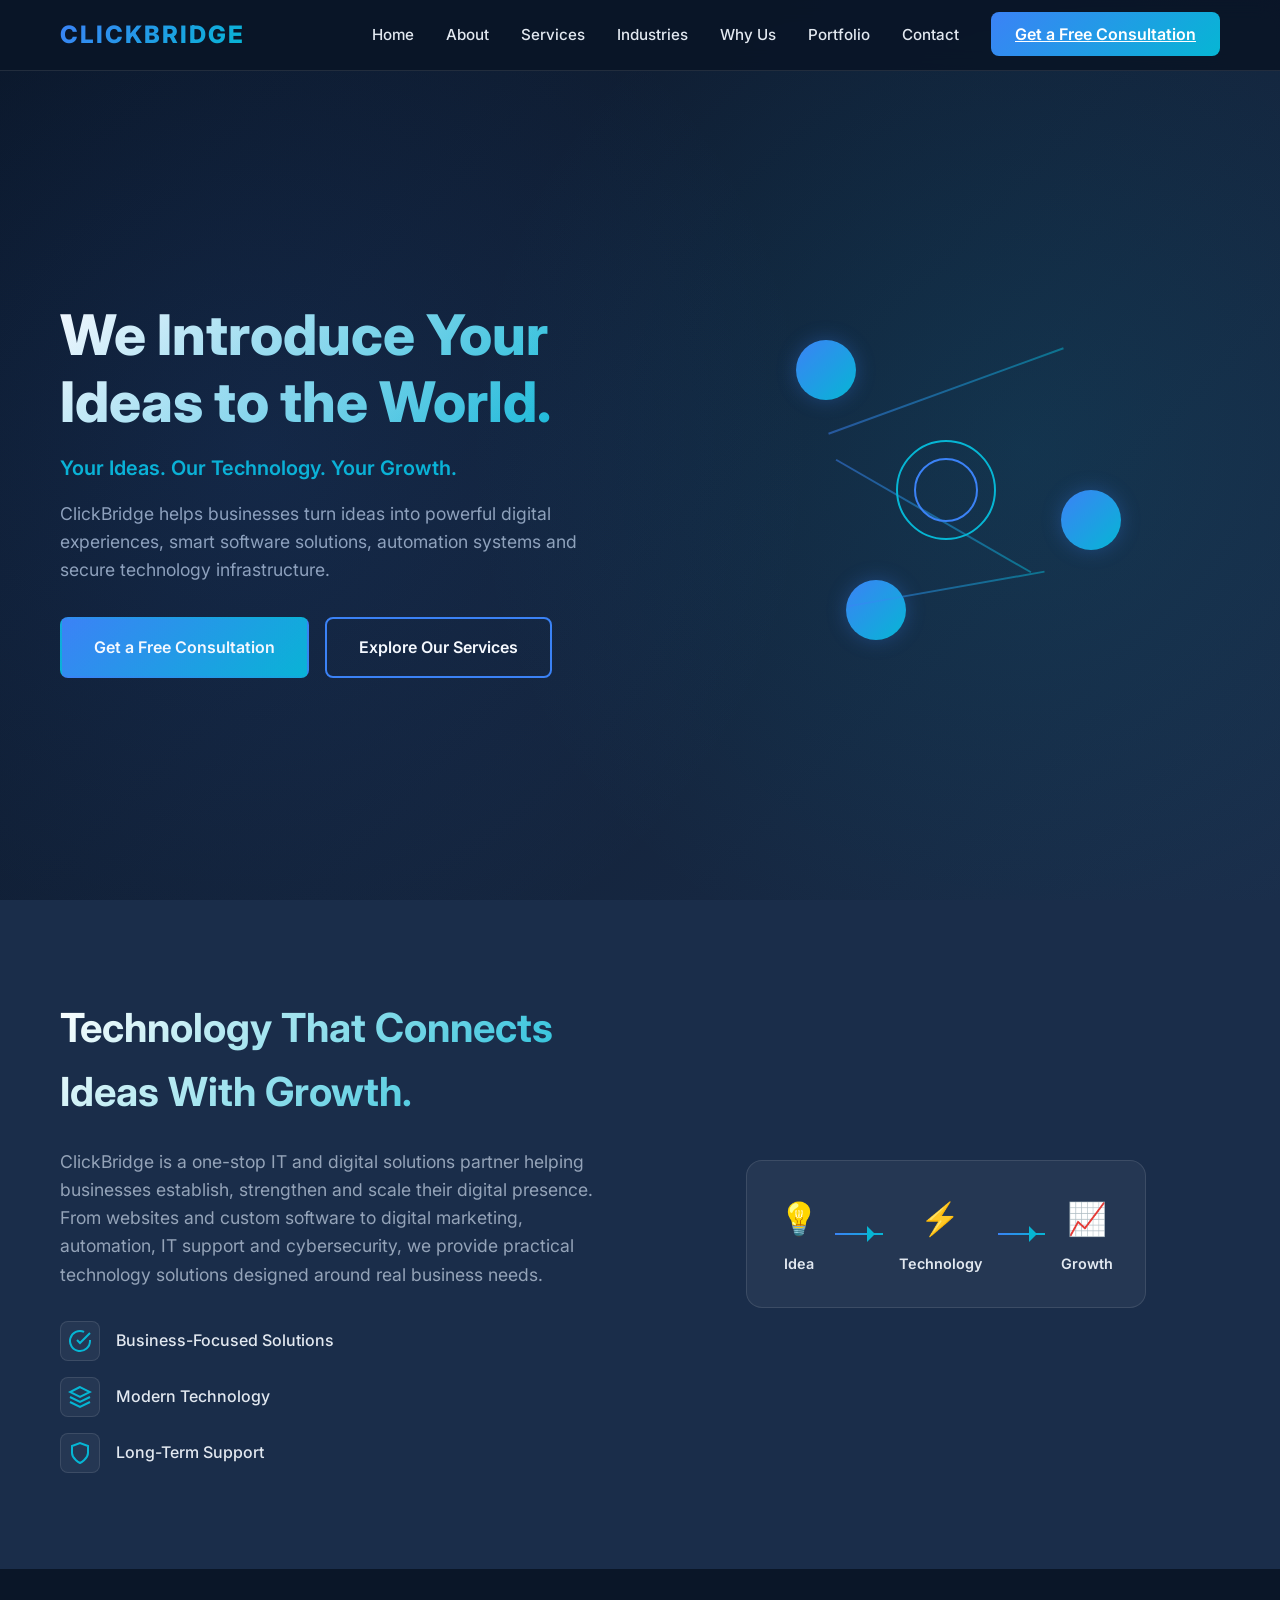
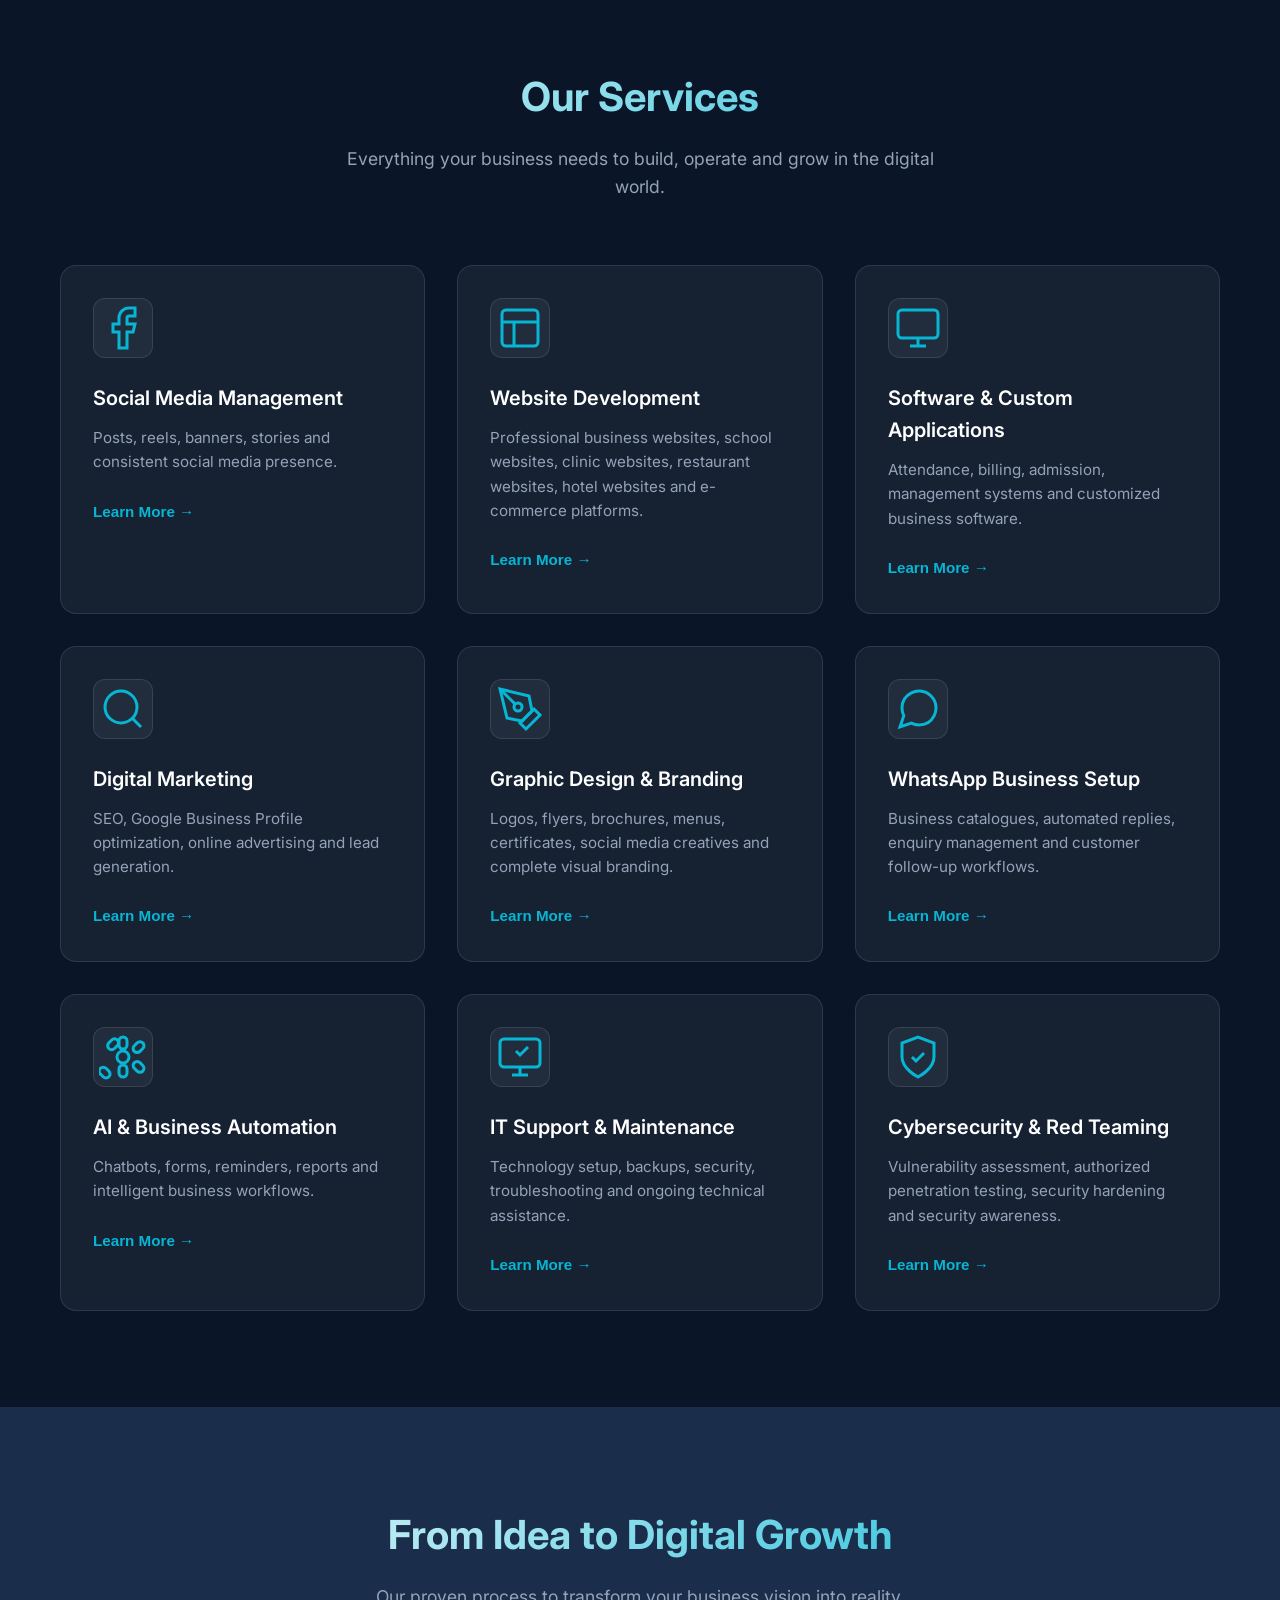
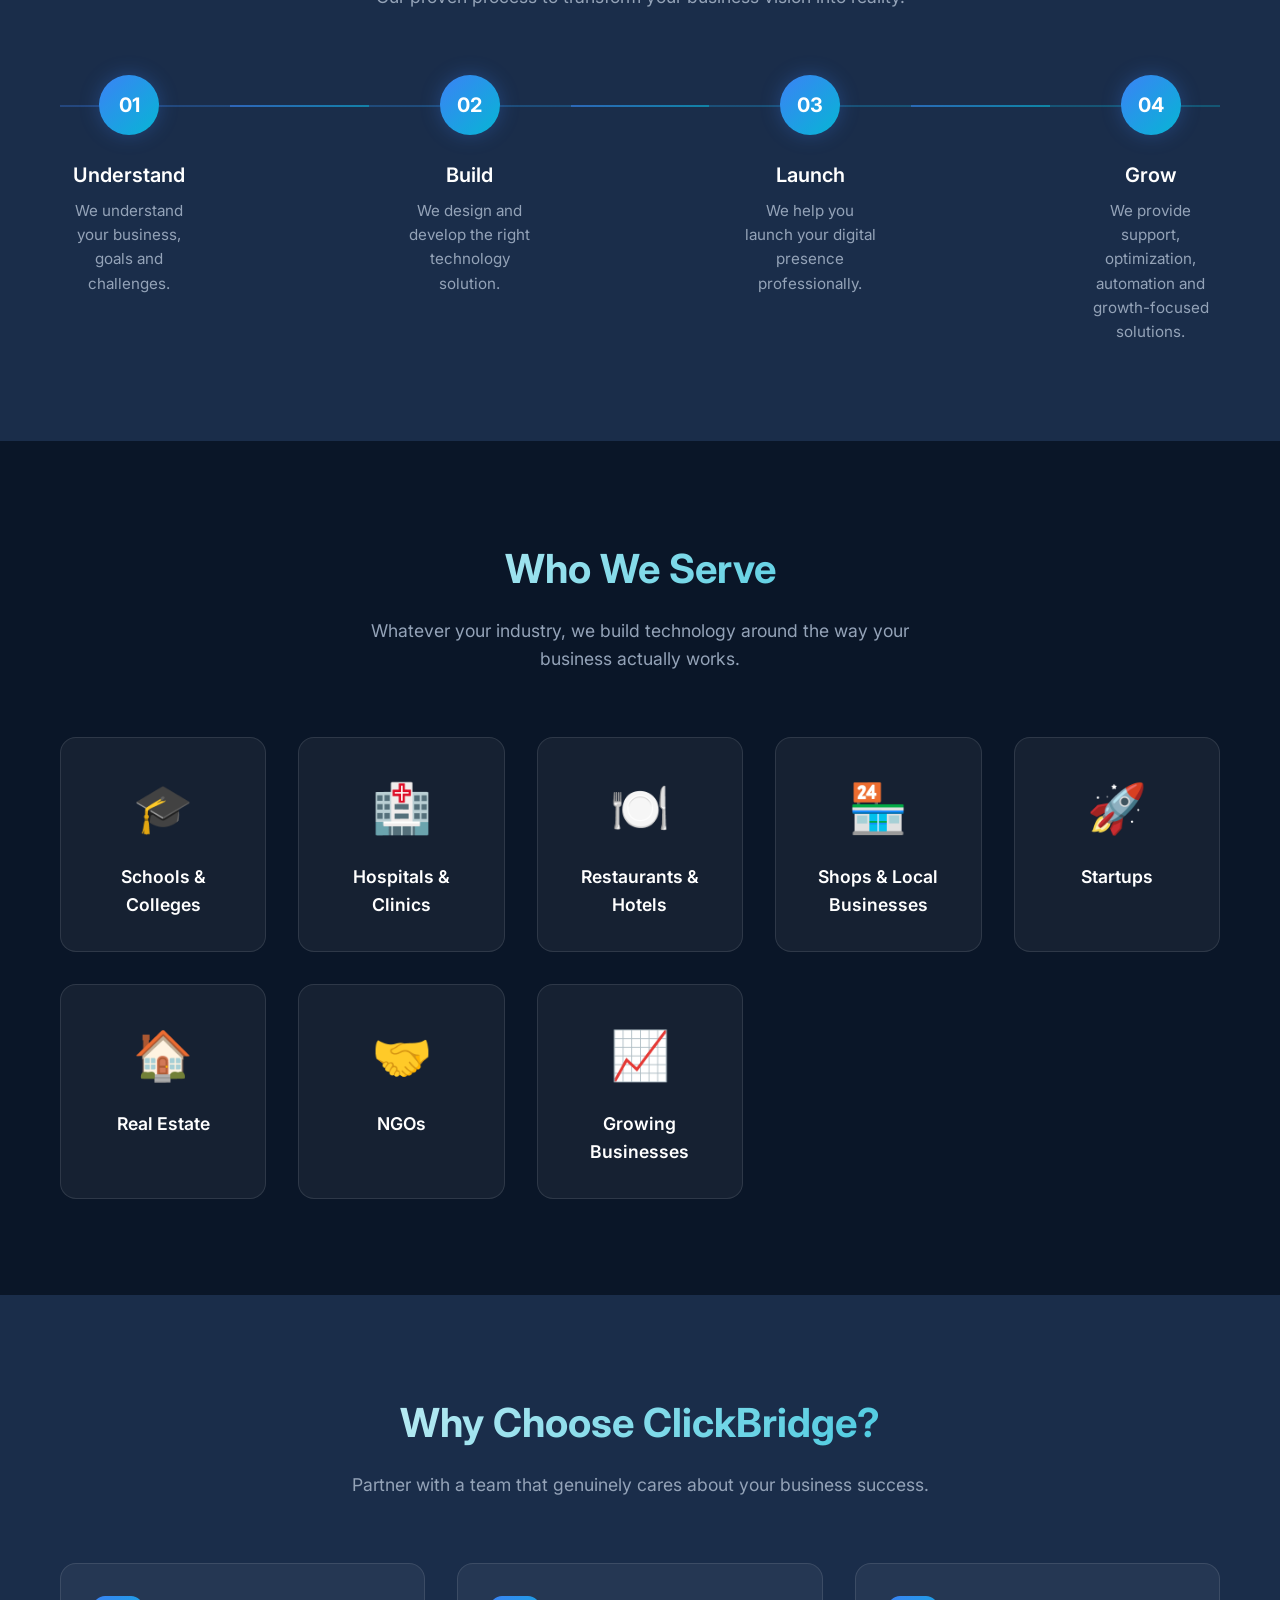
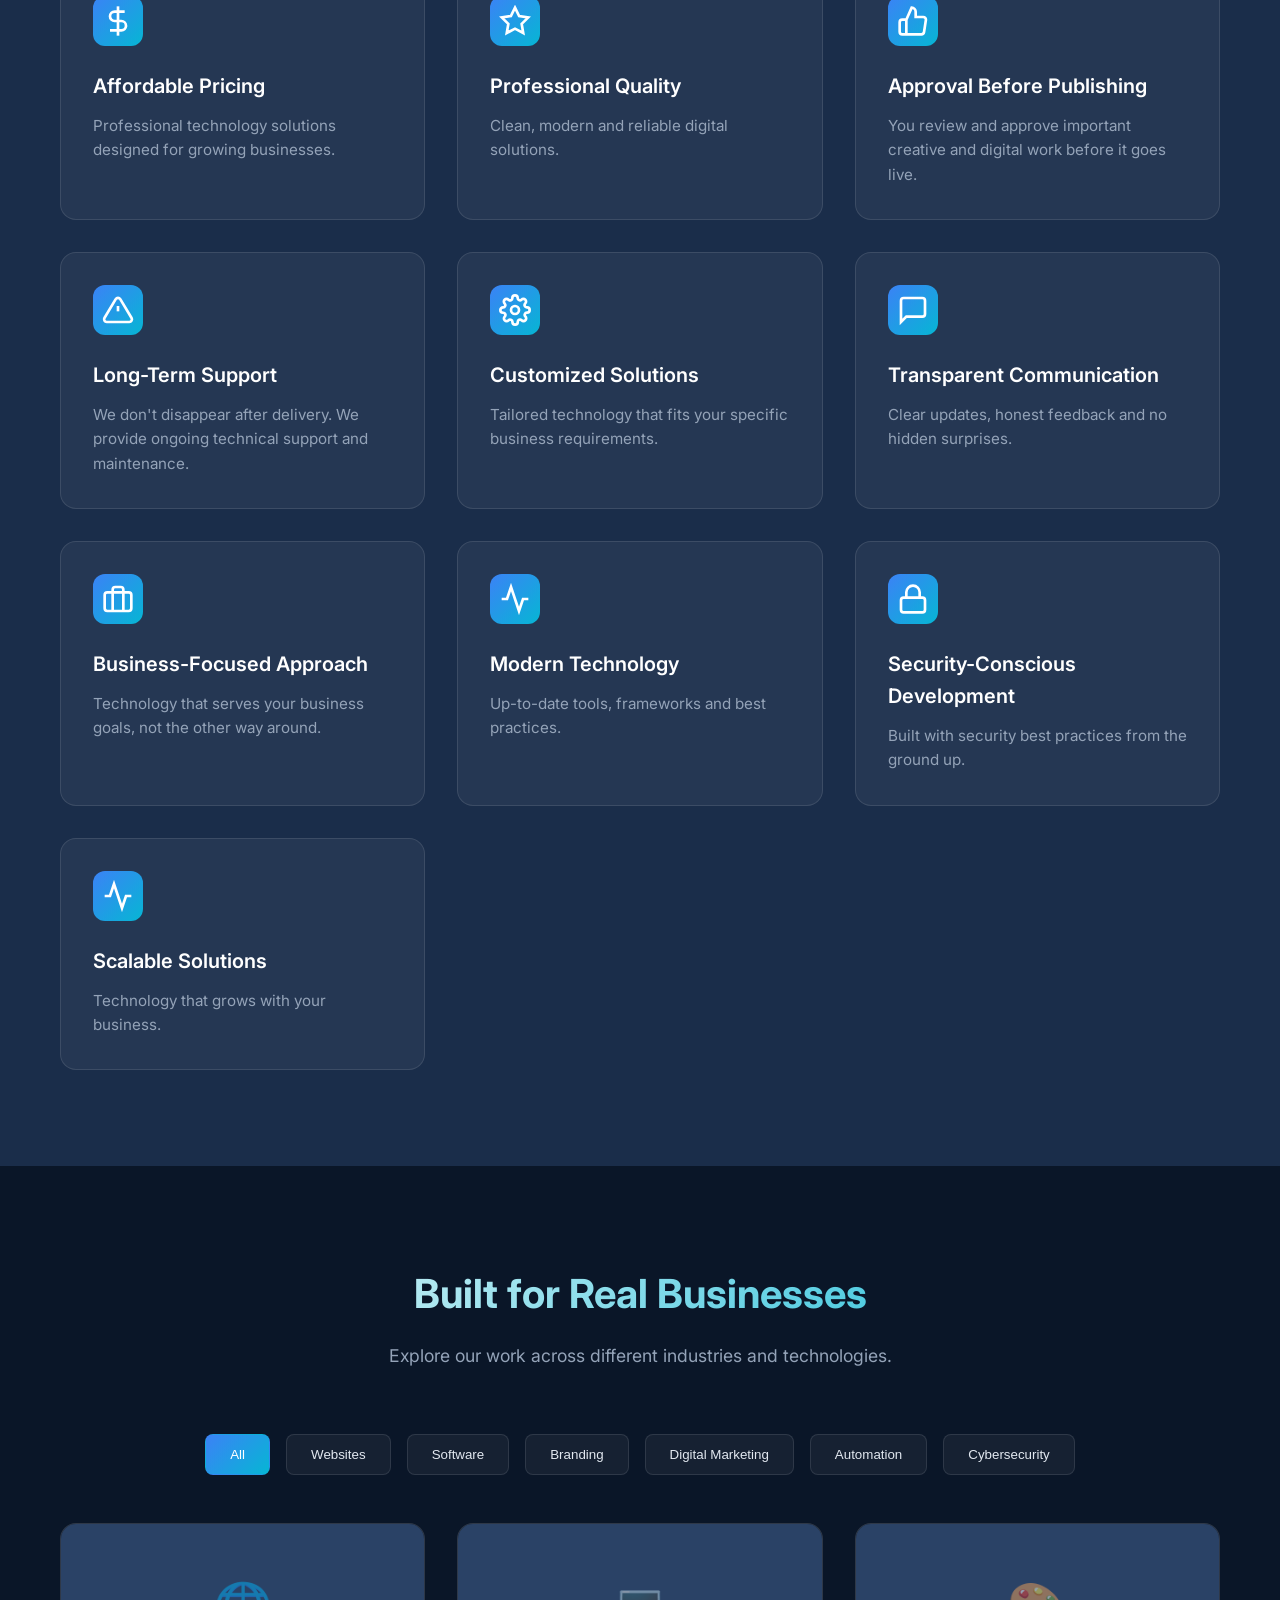
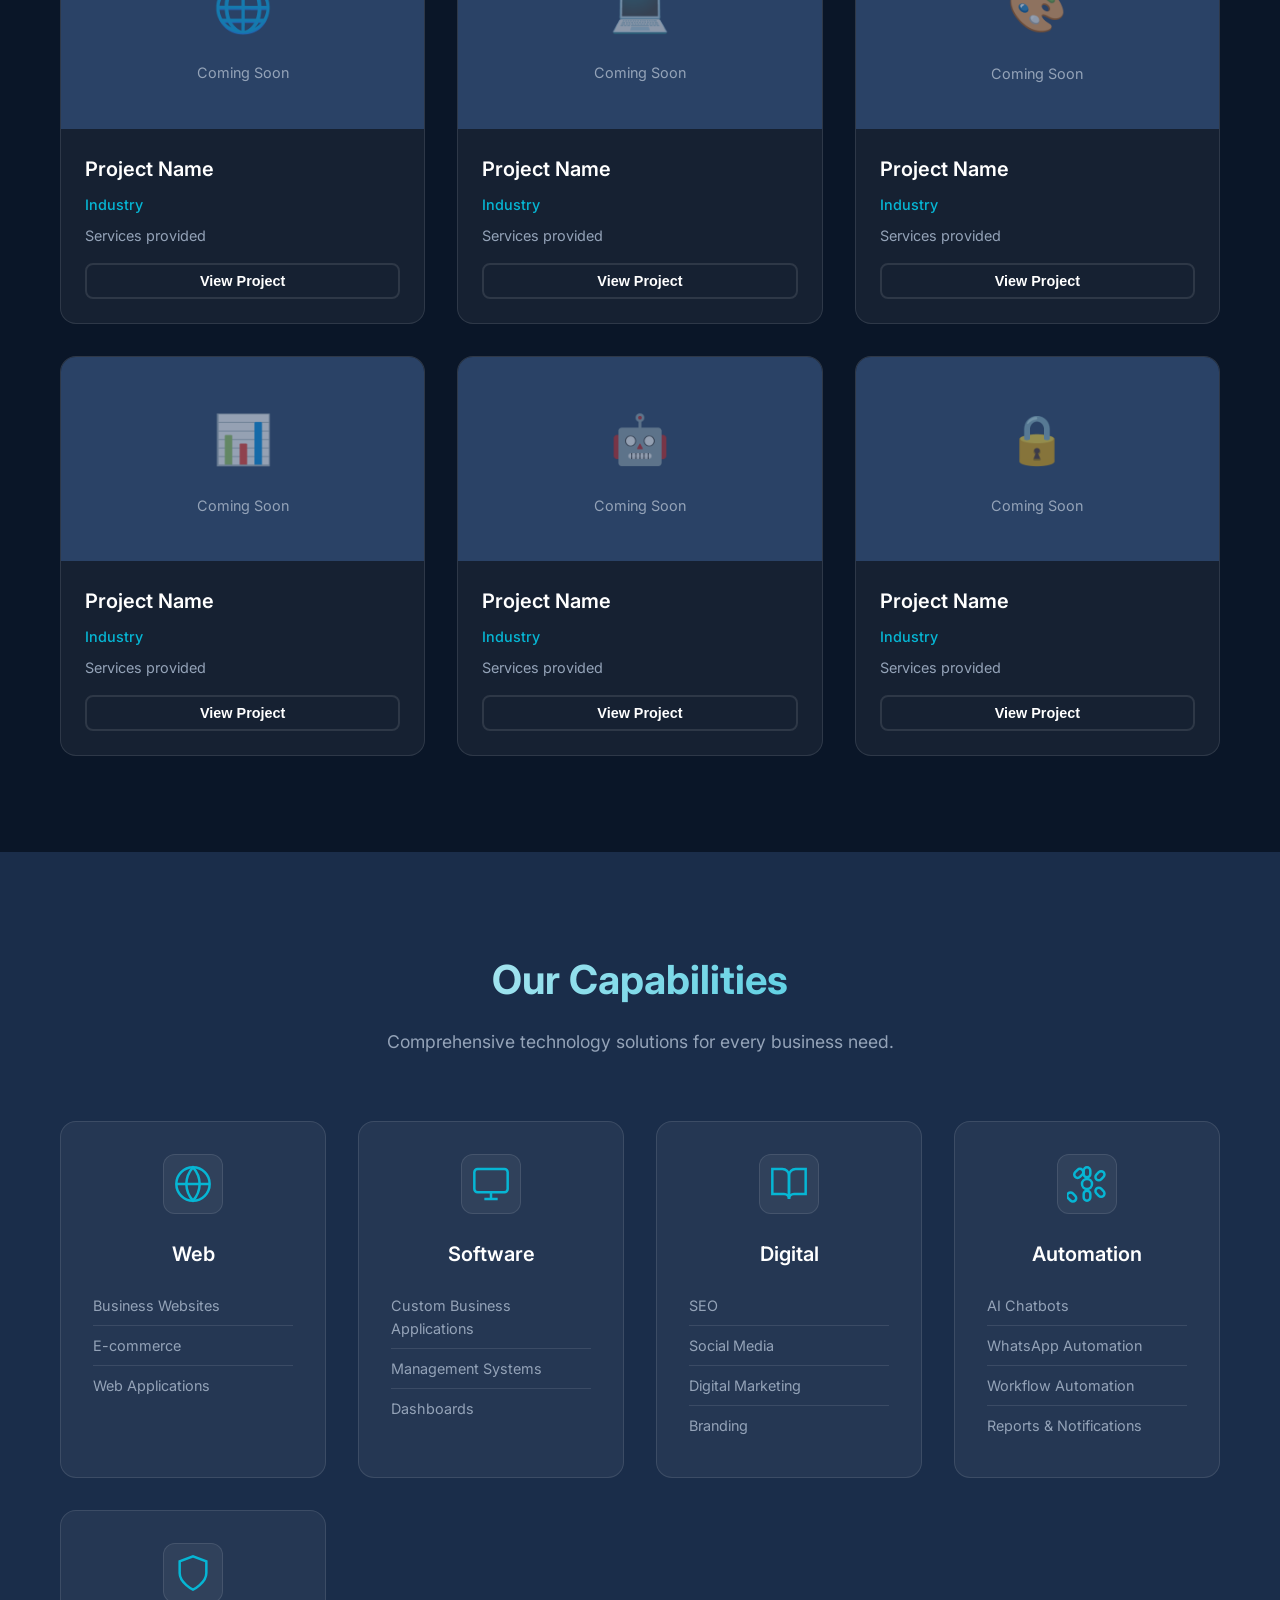
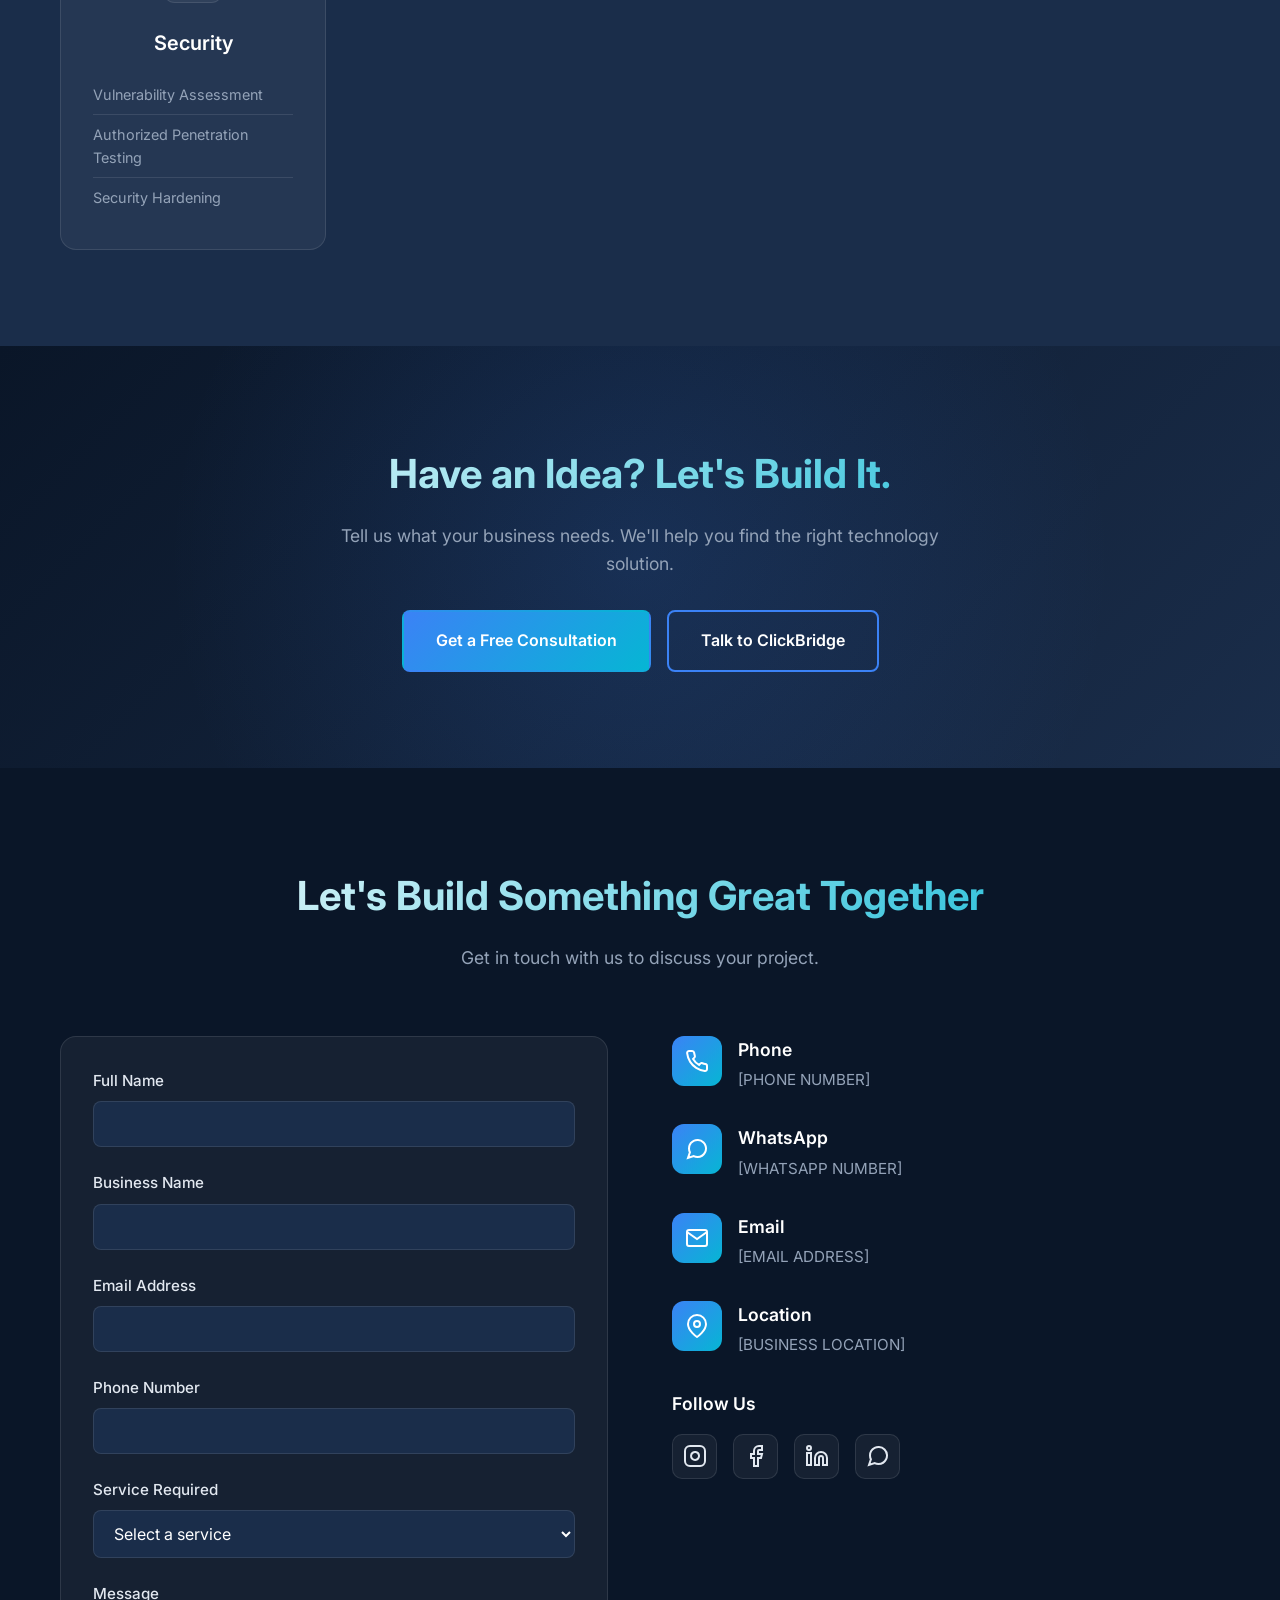
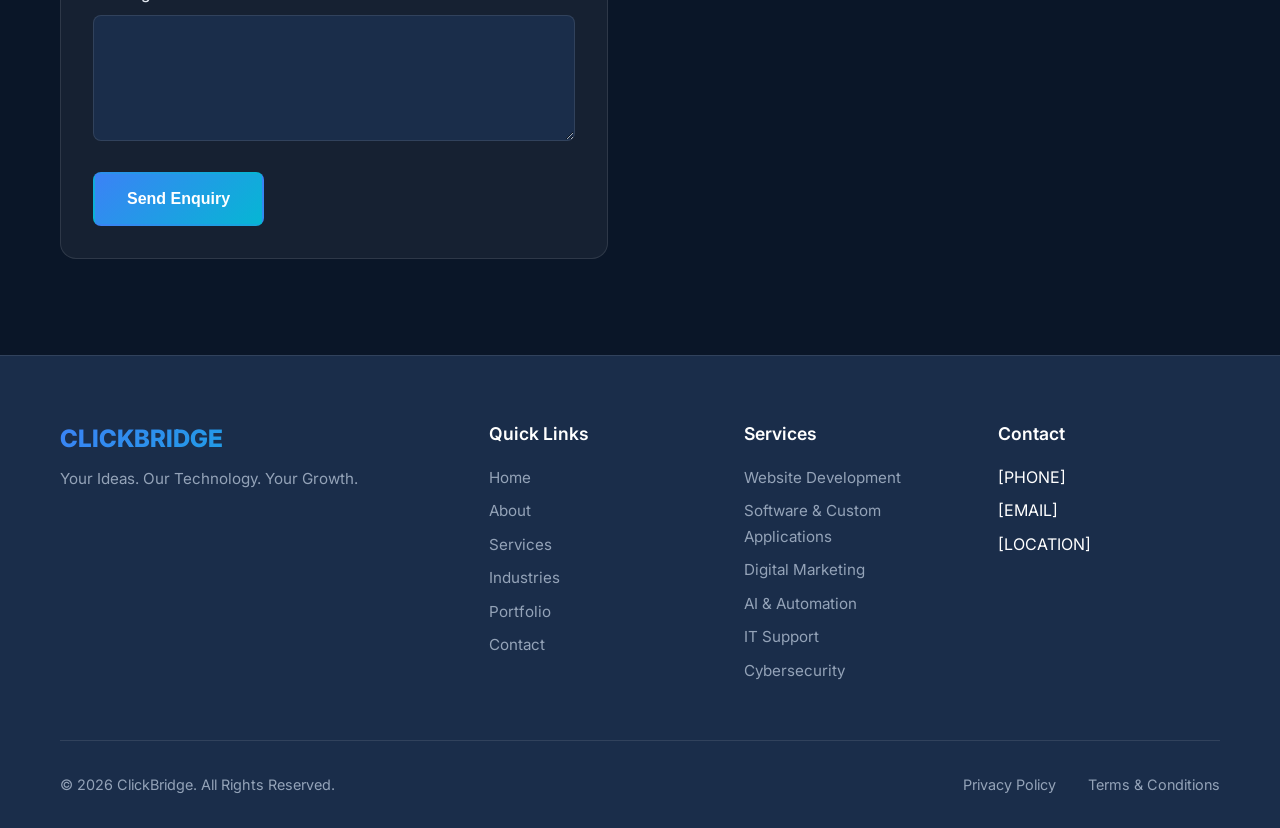
<file: index.html>
<!DOCTYPE html>
<html lang="en">
<head>
    <meta charset="UTF-8">
    <meta name="viewport" content="width=device-width, initial-scale=1.0">
    <meta name="description" content="ClickBridge provides professional website development, custom software, digital marketing, AI automation, IT support and cybersecurity solutions for businesses.">
    <meta name="keywords" content="website development, custom software, digital marketing, AI automation, IT support, cybersecurity, business solutions">
    <meta name="author" content="ClickBridge">
    <meta property="og:title" content="ClickBridge | IT & Digital Solutions for Growing Businesses">
    <meta property="og:description" content="ClickBridge provides professional website development, custom software, digital marketing, AI automation, IT support and cybersecurity solutions for businesses.">
    <meta property="og:type" content="website">
    <meta property="og:url" content="https://clickbridge.com">
    <title>ClickBridge | IT & Digital Solutions for Growing Businesses</title>
    <link rel="stylesheet" href="styles.css">
    <link rel="preconnect" href="https://fonts.googleapis.com">
    <link rel="preconnect" href="https://fonts.gstatic.com" crossorigin>
    <link href="https://fonts.googleapis.com/css2?family=Inter:wght@300;400;500;600;700;800&display=swap" rel="stylesheet">
</head>
<body>
    <!-- Navigation -->
    <nav class="navbar" id="navbar">
        <div class="container">
            <div class="nav-brand">
                <a href="#home" class="logo">CLICKBRIDGE</a>
            </div>
            <ul class="nav-menu" id="nav-menu">
                <li><a href="index.html" class="nav-link active">Home</a></li>
                <li><a href="about.html" class="nav-link">About</a></li>
                <li><a href="services.html" class="nav-link">Services</a></li>
                <li><a href="industries.html" class="nav-link">Industries</a></li>
                <li><a href="why-us.html" class="nav-link">Why Us</a></li>
                <li><a href="portfolio.html" class="nav-link">Portfolio</a></li>
                <li><a href="contact.html" class="nav-link">Contact</a></li>
                <li><a href="contact.html" class="nav-cta">Get a Free Consultation</a></li>
            </ul>
            <div class="hamburger" id="hamburger">
                <span></span>
                <span></span>
                <span></span>
            </div>
        </div>
    </nav>

    <!-- Hero Section -->
    <section class="hero" id="home">
        <div class="container">
            <div class="hero-content">
                <div class="hero-text">
                    <h1>We Introduce Your Ideas to the World.</h1>
                    <p class="hero-tagline">Your Ideas. Our Technology. Your Growth.</p>
                    <p class="hero-description">ClickBridge helps businesses turn ideas into powerful digital experiences, smart software solutions, automation systems and secure technology infrastructure.</p>
                    <div class="hero-cta">
                        <a href="contact.html" class="btn btn-primary">Get a Free Consultation</a>
                        <a href="services.html" class="btn btn-secondary">Explore Our Services</a>
                    </div>
                </div>
                <div class="hero-visual">
                    <div class="hero-visual-container">
                        <div class="bridge-visual">
                            <div class="node node-1"></div>
                            <div class="node node-2"></div>
                            <div class="node node-3"></div>
                            <div class="connection line-1"></div>
                            <div class="connection line-2"></div>
                            <div class="connection line-3"></div>
                            <div class="center-circle"></div>
                        </div>
                    </div>
                </div>
            </div>
        </div>
    </section>

    <!-- About Section -->
    <section class="about" id="about">
        <div class="container">
            <div class="about-content">
                <div class="about-text">
                    <h2>Technology That Connects Ideas With Growth.</h2>
                    <p>ClickBridge is a one-stop IT and digital solutions partner helping businesses establish, strengthen and scale their digital presence. From websites and custom software to digital marketing, automation, IT support and cybersecurity, we provide practical technology solutions designed around real business needs.</p>
                    <div class="about-highlights">
                        <div class="highlight-item">
                            <div class="highlight-icon">
                                <svg width="24" height="24" viewBox="0 0 24 24" fill="none" stroke="currentColor" stroke-width="2">
                                    <path d="M22 11.08V12a10 10 0 1 1-5.93-9.14"></path>
                                    <polyline points="22 4 12 14.01 9 11.01"></polyline>
                                </svg>
                            </div>
                            <span>Business-Focused Solutions</span>
                        </div>
                        <div class="highlight-item">
                            <div class="highlight-icon">
                                <svg width="24" height="24" viewBox="0 0 24 24" fill="none" stroke="currentColor" stroke-width="2">
                                    <polygon points="12 2 2 7 12 12 22 7 12 2"></polygon>
                                    <polyline points="2 17 12 22 22 17"></polyline>
                                    <polyline points="2 12 12 17 22 12"></polyline>
                                </svg>
                            </div>
                            <span>Modern Technology</span>
                        </div>
                        <div class="highlight-item">
                            <div class="highlight-icon">
                                <svg width="24" height="24" viewBox="0 0 24 24" fill="none" stroke="currentColor" stroke-width="2">
                                    <path d="M12 22s8-4 8-10V5l-8-3-8 3v7c0 6 8 10 8 10z"></path>
                                </svg>
                            </div>
                            <span>Long-Term Support</span>
                        </div>
                    </div>
                </div>
                <div class="about-visual">
                    <div class="about-visual-container">
                        <div class="idea-to-growth">
                            <div class="step-idea">
                                <div class="step-icon">💡</div>
                                <span>Idea</span>
                            </div>
                            <div class="arrow-connector"></div>
                            <div class="step-tech">
                                <div class="step-icon">⚡</div>
                                <span>Technology</span>
                            </div>
                            <div class="arrow-connector"></div>
                            <div class="step-growth">
                                <div class="step-icon">📈</div>
                                <span>Growth</span>
                            </div>
                        </div>
                    </div>
                </div>
            </div>
        </div>
    </section>

    <!-- Services Section -->
    <section class="services" id="services">
        <div class="container">
            <div class="section-header">
                <h2>Our Services</h2>
                <p>Everything your business needs to build, operate and grow in the digital world.</p>
            </div>
            <div class="services-grid">
                <div class="service-card">
                    <div class="service-icon">
                        <svg width="48" height="48" viewBox="0 0 24 24" fill="none" stroke="currentColor" stroke-width="1.5">
                            <path d="M18 2h-3a5 5 0 0 0-5 5v3H7v4h3v8h4v-8h3l1-4h-4V7a1 1 0 0 1 1-1h3z"></path>
                        </svg>
                    </div>
                    <h3>Social Media Management</h3>
                    <p>Posts, reels, banners, stories and consistent social media presence.</p>
                    <button class="btn-link">Learn More →</button>
                </div>
                <div class="service-card">
                    <div class="service-icon">
                        <svg width="48" height="48" viewBox="0 0 24 24" fill="none" stroke="currentColor" stroke-width="1.5">
                            <rect x="3" y="3" width="18" height="18" rx="2" ry="2"></rect>
                            <line x1="3" y1="9" x2="21" y2="9"></line>
                            <line x1="9" y1="21" x2="9" y2="9"></line>
                        </svg>
                    </div>
                    <h3>Website Development</h3>
                    <p>Professional business websites, school websites, clinic websites, restaurant websites, hotel websites and e-commerce platforms.</p>
                    <button class="btn-link">Learn More →</button>
                </div>
                <div class="service-card">
                    <div class="service-icon">
                        <svg width="48" height="48" viewBox="0 0 24 24" fill="none" stroke="currentColor" stroke-width="1.5">
                            <rect x="2" y="3" width="20" height="14" rx="2" ry="2"></rect>
                            <line x1="8" y1="21" x2="16" y2="21"></line>
                            <line x1="12" y1="17" x2="12" y2="21"></line>
                        </svg>
                    </div>
                    <h3>Software & Custom Applications</h3>
                    <p>Attendance, billing, admission, management systems and customized business software.</p>
                    <button class="btn-link">Learn More →</button>
                </div>
                <div class="service-card">
                    <div class="service-icon">
                        <svg width="48" height="48" viewBox="0 0 24 24" fill="none" stroke="currentColor" stroke-width="1.5">
                            <circle cx="11" cy="11" r="8"></circle>
                            <line x1="21" y1="21" x2="16.65" y2="16.65"></line>
                        </svg>
                    </div>
                    <h3>Digital Marketing</h3>
                    <p>SEO, Google Business Profile optimization, online advertising and lead generation.</p>
                    <button class="btn-link">Learn More →</button>
                </div>
                <div class="service-card">
                    <div class="service-icon">
                        <svg width="48" height="48" viewBox="0 0 24 24" fill="none" stroke="currentColor" stroke-width="1.5">
                            <path d="M12 19l7-7 3 3-7 7-3-3z"></path>
                            <path d="M18 13l-1.5-7.5L2 2l3.5 14.5L13 18l5-5z"></path>
                            <path d="M2 2l7.586 7.586"></path>
                            <circle cx="11" cy="11" r="2"></circle>
                        </svg>
                    </div>
                    <h3>Graphic Design & Branding</h3>
                    <p>Logos, flyers, brochures, menus, certificates, social media creatives and complete visual branding.</p>
                    <button class="btn-link">Learn More →</button>
                </div>
                <div class="service-card">
                    <div class="service-icon">
                        <svg width="48" height="48" viewBox="0 0 24 24" fill="none" stroke="currentColor" stroke-width="1.5">
                            <path d="M21 11.5a8.38 8.38 0 0 1-.9 3.8 8.5 8.5 0 0 1-7.6 4.7 8.38 8.38 0 0 1-3.8-.9L3 21l1.9-5.7a8.38 8.38 0 0 1-.9-3.8 8.5 8.5 0 0 1 4.7-7.6 8.38 8.38 0 0 1 3.8-.9h.5a8.48 8.48 0 0 1 8 8v.5z"></path>
                        </svg>
                    </div>
                    <h3>WhatsApp Business Setup</h3>
                    <p>Business catalogues, automated replies, enquiry management and customer follow-up workflows.</p>
                    <button class="btn-link">Learn More →</button>
                </div>
                <div class="service-card">
                    <div class="service-icon">
                        <svg width="48" height="48" viewBox="0 0 24 24" fill="none" stroke="currentColor" stroke-width="1.5">
                            <path d="M12 2a2 2 0 0 1 2 2v2a2 2 0 0 1-2 2 2 2 0 0 1-2-2V4a2 2 0 0 1 2-2z"></path>
                            <path d="M12 16a2 2 0 0 1 2 2v2a2 2 0 0 1-2 2 2 2 0 0 1-2-2v-2a2 2 0 0 1 2-2z"></path>
                            <path d="M12 9a3 3 0 0 0-3 3v0a3 3 0 0 0 3 3v0a3 3 0 0 0 3-3v0a3 3 0 0 0-3-3z"></path>
                            <path d="M19.07 4.93a2 2 0 0 1 2.83 0v0a2 2 0 0 1 0 2.83l-1.42 1.42a2 2 0 0 1-2.83 0v0a2 2 0 0 1 0-2.83l1.42-1.42z"></path>
                            <path d="M4.93 19.07a2 2 0 0 1 0 2.83v0a2 2 0 0 1-2.83 0l-1.42-1.42a2 2 0 0 1 0-2.83v0a2 2 0 0 1 2.83 0l1.42 1.42z"></path>
                            <path d="M4.93 4.93a2 2 0 0 0 0 2.83v0a2 2 0 0 0 2.83 0l1.42-1.42a2 2 0 0 0 0-2.83v0a2 2 0 0 0-2.83 0L4.93 4.93z"></path>
                            <path d="M19.07 19.07a2 2 0 0 0 2.83 0v0a2 2 0 0 0 0-2.83l-1.42-1.42a2 2 0 0 0-2.83 0v0a2 2 0 0 0 0 2.83l1.42 1.42z"></path>
                        </svg>
                    </div>
                    <h3>AI & Business Automation</h3>
                    <p>Chatbots, forms, reminders, reports and intelligent business workflows.</p>
                    <button class="btn-link">Learn More →</button>
                </div>
                <div class="service-card">
                    <div class="service-icon">
                        <svg width="48" height="48" viewBox="0 0 24 24" fill="none" stroke="currentColor" stroke-width="1.5">
                            <rect x="2" y="3" width="20" height="14" rx="2" ry="2"></rect>
                            <line x1="8" y1="21" x2="16" y2="21"></line>
                            <line x1="12" y1="17" x2="12" y2="21"></line>
                            <path d="M10 9l2 2 4-4"></path>
                        </svg>
                    </div>
                    <h3>IT Support & Maintenance</h3>
                    <p>Technology setup, backups, security, troubleshooting and ongoing technical assistance.</p>
                    <button class="btn-link">Learn More →</button>
                </div>
                <div class="service-card">
                    <div class="service-icon">
                        <svg width="48" height="48" viewBox="0 0 24 24" fill="none" stroke="currentColor" stroke-width="1.5">
                            <path d="M12 22s8-4 8-10V5l-8-3-8 3v7c0 6 8 10 8 10z"></path>
                            <path d="M9 12l2 2 4-4"></path>
                        </svg>
                    </div>
                    <h3>Cybersecurity & Red Teaming</h3>
                    <p>Vulnerability assessment, authorized penetration testing, security hardening and security awareness.</p>
                    <button class="btn-link">Learn More →</button>
                </div>
            </div>
        </div>
    </section>

    <!-- How We Help Section -->
    <section class="process" id="process">
        <div class="container">
            <div class="section-header">
                <h2>From Idea to Digital Growth</h2>
                <p>Our proven process to transform your business vision into reality.</p>
            </div>
            <div class="process-steps">
                <div class="process-step">
                    <div class="step-number">01</div>
                    <div class="step-content">
                        <h3>Understand</h3>
                        <p>We understand your business, goals and challenges.</p>
                    </div>
                </div>
                <div class="process-connector"></div>
                <div class="process-step">
                    <div class="step-number">02</div>
                    <div class="step-content">
                        <h3>Build</h3>
                        <p>We design and develop the right technology solution.</p>
                    </div>
                </div>
                <div class="process-connector"></div>
                <div class="process-step">
                    <div class="step-number">03</div>
                    <div class="step-content">
                        <h3>Launch</h3>
                        <p>We help you launch your digital presence professionally.</p>
                    </div>
                </div>
                <div class="process-connector"></div>
                <div class="process-step">
                    <div class="step-number">04</div>
                    <div class="step-content">
                        <h3>Grow</h3>
                        <p>We provide support, optimization, automation and growth-focused solutions.</p>
                    </div>
                </div>
            </div>
        </div>
    </section>

    <!-- Industries Section -->
    <section class="industries" id="industries">
        <div class="container">
            <div class="section-header">
                <h2>Who We Serve</h2>
                <p>Whatever your industry, we build technology around the way your business actually works.</p>
            </div>
            <div class="industries-grid">
                <div class="industry-card">
                    <div class="industry-icon">🎓</div>
                    <h3>Schools & Colleges</h3>
                </div>
                <div class="industry-card">
                    <div class="industry-icon">🏥</div>
                    <h3>Hospitals & Clinics</h3>
                </div>
                <div class="industry-card">
                    <div class="industry-icon">🍽️</div>
                    <h3>Restaurants & Hotels</h3>
                </div>
                <div class="industry-card">
                    <div class="industry-icon">🏪</div>
                    <h3>Shops & Local Businesses</h3>
                </div>
                <div class="industry-card">
                    <div class="industry-icon">🚀</div>
                    <h3>Startups</h3>
                </div>
                <div class="industry-card">
                    <div class="industry-icon">🏠</div>
                    <h3>Real Estate</h3>
                </div>
                <div class="industry-card">
                    <div class="industry-icon">🤝</div>
                    <h3>NGOs</h3>
                </div>
                <div class="industry-card">
                    <div class="industry-icon">📈</div>
                    <h3>Growing Businesses</h3>
                </div>
            </div>
        </div>
    </section>

    <!-- Why Choose Us Section -->
    <section class="why-us" id="why-us">
        <div class="container">
            <div class="section-header">
                <h2>Why Choose ClickBridge?</h2>
                <p>Partner with a team that genuinely cares about your business success.</p>
            </div>
            <div class="why-grid">
                <div class="why-card">
                    <div class="why-icon">
                        <svg width="32" height="32" viewBox="0 0 24 24" fill="none" stroke="currentColor" stroke-width="2">
                            <line x1="12" y1="1" x2="12" y2="23"></line>
                            <path d="M17 5H9.5a3.5 3.5 0 0 0 0 7h5a3.5 3.5 0 0 1 0 7H6"></path>
                        </svg>
                    </div>
                    <h3>Affordable Pricing</h3>
                    <p>Professional technology solutions designed for growing businesses.</p>
                </div>
                <div class="why-card">
                    <div class="why-icon">
                        <svg width="32" height="32" viewBox="0 0 24 24" fill="none" stroke="currentColor" stroke-width="2">
                            <polygon points="12 2 15.09 8.26 22 9.27 17 14.14 18.18 21.02 12 17.77 5.82 21.02 7 14.14 2 9.27 8.91 8.26 12 2"></polygon>
                        </svg>
                    </div>
                    <h3>Professional Quality</h3>
                    <p>Clean, modern and reliable digital solutions.</p>
                </div>
                <div class="why-card">
                    <div class="why-icon">
                        <svg width="32" height="32" viewBox="0 0 24 24" fill="none" stroke="currentColor" stroke-width="2">
                            <path d="M14 9V5a3 3 0 0 0-3-3l-4 9v11h11.28a2 2 0 0 0 2-1.7l1.38-9a2 2 0 0 0-2-2.3zM7 22H4a2 2 0 0 1-2-2v-7a2 2 0 0 1 2-2h3"></path>
                        </svg>
                    </div>
                    <h3>Approval Before Publishing</h3>
                    <p>You review and approve important creative and digital work before it goes live.</p>
                </div>
                <div class="why-card">
                    <div class="why-icon">
                        <svg width="32" height="32" viewBox="0 0 24 24" fill="none" stroke="currentColor" stroke-width="2">
                            <path d="M10.29 3.86L1.82 18a2 2 0 0 0 1.71 3h16.94a2 2 0 0 0 1.71-3L13.71 3.86a2 2 0 0 0-3.42 0z"></path>
                            <line x1="12" y1="9" x2="12" y2="13"></line>
                            <line x1="12" y1="17" x2="12.01" y2="17"></line>
                        </svg>
                    </div>
                    <h3>Long-Term Support</h3>
                    <p>We don't disappear after delivery. We provide ongoing technical support and maintenance.</p>
                </div>
                <div class="why-card">
                    <div class="why-icon">
                        <svg width="32" height="32" viewBox="0 0 24 24" fill="none" stroke="currentColor" stroke-width="2">
                            <circle cx="12" cy="12" r="3"></circle>
                            <path d="M19.4 15a1.65 1.65 0 0 0 .33 1.82l.06.06a2 2 0 0 1 0 2.83 2 2 0 0 1-2.83 0l-.06-.06a1.65 1.65 0 0 0-1.82-.33 1.65 1.65 0 0 0-1 1.51V21a2 2 0 0 1-2 2 2 2 0 0 1-2-2v-.09A1.65 1.65 0 0 0 9 19.4a1.65 1.65 0 0 0-1.82.33l-.06.06a2 2 0 0 1-2.83 0 2 2 0 0 1 0-2.83l.06-.06a1.65 1.65 0 0 0 .33-1.82 1.65 1.65 0 0 0-1.51-1H3a2 2 0 0 1-2-2 2 2 0 0 1 2-2h.09A1.65 1.65 0 0 0 4.6 9a1.65 1.65 0 0 0-.33-1.82l-.06-.06a2 2 0 0 1 0-2.83 2 2 0 0 1 2.83 0l.06.06a1.65 1.65 0 0 0 1.82.33H9a1.65 1.65 0 0 0 1-1.51V3a2 2 0 0 1 2-2 2 2 0 0 1 2 2v.09a1.65 1.65 0 0 0 1 1.51 1.65 1.65 0 0 0 1.82-.33l.06-.06a2 2 0 0 1 2.83 0 2 2 0 0 1 0 2.83l-.06.06a1.65 1.65 0 0 0-.33 1.82V9a1.65 1.65 0 0 0 1.51 1H21a2 2 0 0 1 2 2 2 2 0 0 1-2 2h-.09a1.65 1.65 0 0 0-1.51 1z"></path>
                        </svg>
                    </div>
                    <h3>Customized Solutions</h3>
                    <p>Tailored technology that fits your specific business requirements.</p>
                </div>
                <div class="why-card">
                    <div class="why-icon">
                        <svg width="32" height="32" viewBox="0 0 24 24" fill="none" stroke="currentColor" stroke-width="2">
                            <path d="M21 15a2 2 0 0 1-2 2H7l-4 4V5a2 2 0 0 1 2-2h14a2 2 0 0 1 2 2z"></path>
                        </svg>
                    </div>
                    <h3>Transparent Communication</h3>
                    <p>Clear updates, honest feedback and no hidden surprises.</p>
                </div>
                <div class="why-card">
                    <div class="why-icon">
                        <svg width="32" height="32" viewBox="0 0 24 24" fill="none" stroke="currentColor" stroke-width="2">
                            <rect x="2" y="7" width="20" height="14" rx="2" ry="2"></rect>
                            <path d="M16 21V5a2 2 0 0 0-2-2h-4a2 2 0 0 0-2 2v16"></path>
                        </svg>
                    </div>
                    <h3>Business-Focused Approach</h3>
                    <p>Technology that serves your business goals, not the other way around.</p>
                </div>
                <div class="why-card">
                    <div class="why-icon">
                        <svg width="32" height="32" viewBox="0 0 24 24" fill="none" stroke="currentColor" stroke-width="2">
                            <polyline points="22 12 18 12 15 21 9 3 6 12 2 12"></polyline>
                        </svg>
                    </div>
                    <h3>Modern Technology</h3>
                    <p>Up-to-date tools, frameworks and best practices.</p>
                </div>
                <div class="why-card">
                    <div class="why-icon">
                        <svg width="32" height="32" viewBox="0 0 24 24" fill="none" stroke="currentColor" stroke-width="2">
                            <rect x="3" y="11" width="18" height="11" rx="2" ry="2"></rect>
                            <path d="M7 11V7a5 5 0 0 1 10 0v4"></path>
                        </svg>
                    </div>
                    <h3>Security-Conscious Development</h3>
                    <p>Built with security best practices from the ground up.</p>
                </div>
                <div class="why-card">
                    <div class="why-icon">
                        <svg width="32" height="32" viewBox="0 0 24 24" fill="none" stroke="currentColor" stroke-width="2">
                            <polyline points="22 12 18 12 15 21 9 3 6 12 2 12"></polyline>
                        </svg>
                    </div>
                    <h3>Scalable Solutions</h3>
                    <p>Technology that grows with your business.</p>
                </div>
            </div>
        </div>
    </section>

    <!-- Portfolio Section -->
    <section class="portfolio" id="portfolio">
        <div class="container">
            <div class="section-header">
                <h2>Built for Real Businesses</h2>
                <p>Explore our work across different industries and technologies.</p>
            </div>
            <div class="portfolio-categories">
                <button class="category-btn active" data-category="all">All</button>
                <button class="category-btn" data-category="websites">Websites</button>
                <button class="category-btn" data-category="software">Software</button>
                <button class="category-btn" data-category="branding">Branding</button>
                <button class="category-btn" data-category="marketing">Digital Marketing</button>
                <button class="category-btn" data-category="automation">Automation</button>
                <button class="category-btn" data-category="security">Cybersecurity</button>
            </div>
            <div class="portfolio-grid">
                <div class="portfolio-card" data-category="websites">
                    <div class="portfolio-placeholder">
                        <div class="placeholder-icon">🌐</div>
                        <span>Coming Soon</span>
                    </div>
                    <div class="portfolio-info">
                        <h3>Project Name</h3>
                        <p class="portfolio-industry">Industry</p>
                        <p class="portfolio-services">Services provided</p>
                        <button class="btn btn-outline">View Project</button>
                    </div>
                </div>
                <div class="portfolio-card" data-category="software">
                    <div class="portfolio-placeholder">
                        <div class="placeholder-icon">💻</div>
                        <span>Coming Soon</span>
                    </div>
                    <div class="portfolio-info">
                        <h3>Project Name</h3>
                        <p class="portfolio-industry">Industry</p>
                        <p class="portfolio-services">Services provided</p>
                        <button class="btn btn-outline">View Project</button>
                    </div>
                </div>
                <div class="portfolio-card" data-category="branding">
                    <div class="portfolio-placeholder">
                        <div class="placeholder-icon">🎨</div>
                        <span>Coming Soon</span>
                    </div>
                    <div class="portfolio-info">
                        <h3>Project Name</h3>
                        <p class="portfolio-industry">Industry</p>
                        <p class="portfolio-services">Services provided</p>
                        <button class="btn btn-outline">View Project</button>
                    </div>
                </div>
                <div class="portfolio-card" data-category="marketing">
                    <div class="portfolio-placeholder">
                        <div class="placeholder-icon">📊</div>
                        <span>Coming Soon</span>
                    </div>
                    <div class="portfolio-info">
                        <h3>Project Name</h3>
                        <p class="portfolio-industry">Industry</p>
                        <p class="portfolio-services">Services provided</p>
                        <button class="btn btn-outline">View Project</button>
                    </div>
                </div>
                <div class="portfolio-card" data-category="automation">
                    <div class="portfolio-placeholder">
                        <div class="placeholder-icon">🤖</div>
                        <span>Coming Soon</span>
                    </div>
                    <div class="portfolio-info">
                        <h3>Project Name</h3>
                        <p class="portfolio-industry">Industry</p>
                        <p class="portfolio-services">Services provided</p>
                        <button class="btn btn-outline">View Project</button>
                    </div>
                </div>
                <div class="portfolio-card" data-category="security">
                    <div class="portfolio-placeholder">
                        <div class="placeholder-icon">🔒</div>
                        <span>Coming Soon</span>
                    </div>
                    <div class="portfolio-info">
                        <h3>Project Name</h3>
                        <p class="portfolio-industry">Industry</p>
                        <p class="portfolio-services">Services provided</p>
                        <button class="btn btn-outline">View Project</button>
                    </div>
                </div>
            </div>
        </div>
    </section>

    <!-- Technology/Capabilities Section -->
    <section class="capabilities" id="capabilities">
        <div class="container">
            <div class="section-header">
                <h2>Our Capabilities</h2>
                <p>Comprehensive technology solutions for every business need.</p>
            </div>
            <div class="capabilities-grid">
                <div class="capability-category">
                    <div class="capability-icon">
                        <svg width="40" height="40" viewBox="0 0 24 24" fill="none" stroke="currentColor" stroke-width="1.5">
                            <circle cx="12" cy="12" r="10"></circle>
                            <line x1="2" y1="12" x2="22" y2="12"></line>
                            <path d="M12 2a15.3 15.3 0 0 1 4 10 15.3 15.3 0 0 1-4 10 15.3 15.3 0 0 1-4-10 15.3 15.3 0 0 1 4-10z"></path>
                        </svg>
                    </div>
                    <h3>Web</h3>
                    <ul>
                        <li>Business Websites</li>
                        <li>E-commerce</li>
                        <li>Web Applications</li>
                    </ul>
                </div>
                <div class="capability-category">
                    <div class="capability-icon">
                        <svg width="40" height="40" viewBox="0 0 24 24" fill="none" stroke="currentColor" stroke-width="1.5">
                            <rect x="2" y="3" width="20" height="14" rx="2" ry="2"></rect>
                            <line x1="8" y1="21" x2="16" y2="21"></line>
                            <line x1="12" y1="17" x2="12" y2="21"></line>
                        </svg>
                    </div>
                    <h3>Software</h3>
                    <ul>
                        <li>Custom Business Applications</li>
                        <li>Management Systems</li>
                        <li>Dashboards</li>
                    </ul>
                </div>
                <div class="capability-category">
                    <div class="capability-icon">
                        <svg width="40" height="40" viewBox="0 0 24 24" fill="none" stroke="currentColor" stroke-width="1.5">
                            <path d="M2 3h6a4 4 0 0 1 4 4v14a3 3 0 0 0-3-3H2z"></path>
                            <path d="M22 3h-6a4 4 0 0 0-4 4v14a3 3 0 0 1 3-3h7z"></path>
                        </svg>
                    </div>
                    <h3>Digital</h3>
                    <ul>
                        <li>SEO</li>
                        <li>Social Media</li>
                        <li>Digital Marketing</li>
                        <li>Branding</li>
                    </ul>
                </div>
                <div class="capability-category">
                    <div class="capability-icon">
                        <svg width="40" height="40" viewBox="0 0 24 24" fill="none" stroke="currentColor" stroke-width="1.5">
                            <path d="M12 2a2 2 0 0 1 2 2v2a2 2 0 0 1-2 2 2 2 0 0 1-2-2V4a2 2 0 0 1 2-2z"></path>
                            <path d="M12 16a2 2 0 0 1 2 2v2a2 2 0 0 1-2 2 2 2 0 0 1-2-2v-2a2 2 0 0 1 2-2z"></path>
                            <path d="M12 9a3 3 0 0 0-3 3v0a3 3 0 0 0 3 3v0a3 3 0 0 0 3-3v0a3 3 0 0 0-3-3z"></path>
                            <path d="M19.07 4.93a2 2 0 0 1 2.83 0v0a2 2 0 0 1 0 2.83l-1.42 1.42a2 2 0 0 1-2.83 0v0a2 2 0 0 1 0-2.83l1.42-1.42z"></path>
                            <path d="M4.93 19.07a2 2 0 0 1 0 2.83v0a2 2 0 0 1-2.83 0l-1.42-1.42a2 2 0 0 1 0-2.83v0a2 2 0 0 1 2.83 0l1.42 1.42z"></path>
                            <path d="M4.93 4.93a2 2 0 0 0 0 2.83v0a2 2 0 0 0 2.83 0l1.42-1.42a2 2 0 0 0 0-2.83v0a2 2 0 0 0-2.83 0L4.93 4.93z"></path>
                            <path d="M19.07 19.07a2 2 0 0 0 2.83 0v0a2 2 0 0 0 0-2.83l-1.42-1.42a2 2 0 0 0-2.83 0v0a2 2 0 0 0 0 2.83l1.42 1.42z"></path>
                        </svg>
                    </div>
                    <h3>Automation</h3>
                    <ul>
                        <li>AI Chatbots</li>
                        <li>WhatsApp Automation</li>
                        <li>Workflow Automation</li>
                        <li>Reports & Notifications</li>
                    </ul>
                </div>
                <div class="capability-category">
                    <div class="capability-icon">
                        <svg width="40" height="40" viewBox="0 0 24 24" fill="none" stroke="currentColor" stroke-width="1.5">
                            <path d="M12 22s8-4 8-10V5l-8-3-8 3v7c0 6 8 10 8 10z"></path>
                        </svg>
                    </div>
                    <h3>Security</h3>
                    <ul>
                        <li>Vulnerability Assessment</li>
                        <li>Authorized Penetration Testing</li>
                        <li>Security Hardening</li>
                    </ul>
                </div>
            </div>
        </div>
    </section>

    <!-- CTA Section -->
    <section class="cta">
        <div class="container">
            <div class="cta-content">
                <h2>Have an Idea? Let's Build It.</h2>
                <p>Tell us what your business needs. We'll help you find the right technology solution.</p>
                <div class="cta-buttons">
                    <a href="contact.html" class="btn btn-primary">Get a Free Consultation</a>
                    <a href="contact.html" class="btn btn-secondary">Talk to ClickBridge</a>
                </div>
            </div>
        </div>
    </section>

    <!-- Contact Section -->
    <section class="contact" id="contact">
        <div class="container">
            <div class="section-header">
                <h2>Let's Build Something Great Together</h2>
                <p>Get in touch with us to discuss your project.</p>
            </div>
            <div class="contact-content">
                <div class="contact-form">
                    <form id="contactForm">
                        <div class="form-group">
                            <label for="fullName">Full Name</label>
                            <input type="text" id="fullName" name="fullName" required>
                        </div>
                        <div class="form-group">
                            <label for="businessName">Business Name</label>
                            <input type="text" id="businessName" name="businessName">
                        </div>
                        <div class="form-group">
                            <label for="email">Email Address</label>
                            <input type="email" id="email" name="email" required>
                        </div>
                        <div class="form-group">
                            <label for="phone">Phone Number</label>
                            <input type="tel" id="phone" name="phone">
                        </div>
                        <div class="form-group">
                            <label for="service">Service Required</label>
                            <select id="service" name="service">
                                <option value="">Select a service</option>
                                <option value="social-media">Social Media Management</option>
                                <option value="website">Website Development</option>
                                <option value="software">Software & Custom Applications</option>
                                <option value="digital-marketing">Digital Marketing</option>
                                <option value="graphic-design">Graphic Design & Branding</option>
                                <option value="whatsapp">WhatsApp Business Setup</option>
                                <option value="ai-automation">AI & Business Automation</option>
                                <option value="it-support">IT Support & Maintenance</option>
                                <option value="cybersecurity">Cybersecurity & Red Teaming</option>
                                <option value="other">Other</option>
                            </select>
                        </div>
                        <div class="form-group">
                            <label for="message">Message</label>
                            <textarea id="message" name="message" rows="5" required></textarea>
                        </div>
                        <button type="submit" class="btn btn-primary">Send Enquiry</button>
                    </form>
                </div>
                <div class="contact-info">
                    <div class="contact-item">
                        <div class="contact-icon">
                            <svg width="24" height="24" viewBox="0 0 24 24" fill="none" stroke="currentColor" stroke-width="2">
                                <path d="M22 16.92v3a2 2 0 0 1-2.18 2 19.79 19.79 0 0 1-8.63-3.07 19.5 19.5 0 0 1-6-6 19.79 19.79 0 0 1-3.07-8.67A2 2 0 0 1 4.11 2h3a2 2 0 0 1 2 1.72 12.84 12.84 0 0 0 .7 2.81 2 2 0 0 1-.45 2.11L8.09 9.91a16 16 0 0 0 6 6l1.27-1.27a2 2 0 0 1 2.11-.45 12.84 12.84 0 0 0 2.81.7A2 2 0 0 1 22 16.92z"></path>
                            </svg>
                        </div>
                        <div>
                            <h4>Phone</h4>
                            <p>[PHONE NUMBER]</p>
                        </div>
                    </div>
                    <div class="contact-item">
                        <div class="contact-icon">
                            <svg width="24" height="24" viewBox="0 0 24 24" fill="none" stroke="currentColor" stroke-width="2">
                                <path d="M21 11.5a8.38 8.38 0 0 1-.9 3.8 8.5 8.5 0 0 1-7.6 4.7 8.38 8.38 0 0 1-3.8-.9L3 21l1.9-5.7a8.38 8.38 0 0 1-.9-3.8 8.5 8.5 0 0 1 4.7-7.6 8.38 8.38 0 0 1 3.8-.9h.5a8.48 8.48 0 0 1 8 8v.5z"></path>
                            </svg>
                        </div>
                        <div>
                            <h4>WhatsApp</h4>
                            <p>[WHATSAPP NUMBER]</p>
                        </div>
                    </div>
                    <div class="contact-item">
                        <div class="contact-icon">
                            <svg width="24" height="24" viewBox="0 0 24 24" fill="none" stroke="currentColor" stroke-width="2">
                                <path d="M4 4h16c1.1 0 2 .9 2 2v12c0 1.1-.9 2-2 2H4c-1.1 0-2-.9-2-2V6c0-1.1.9-2 2-2z"></path>
                                <polyline points="22,6 12,13 2,6"></polyline>
                            </svg>
                        </div>
                        <div>
                            <h4>Email</h4>
                            <p>[EMAIL ADDRESS]</p>
                        </div>
                    </div>
                    <div class="contact-item">
                        <div class="contact-icon">
                            <svg width="24" height="24" viewBox="0 0 24 24" fill="none" stroke="currentColor" stroke-width="2">
                                <path d="M21 10c0 7-9 13-9 13s-9-6-9-13a9 9 0 0 1 18 0z"></path>
                                <circle cx="12" cy="10" r="3"></circle>
                            </svg>
                        </div>
                        <div>
                            <h4>Location</h4>
                            <p>[BUSINESS LOCATION]</p>
                        </div>
                    </div>
                    <div class="contact-social">
                        <h4>Follow Us</h4>
                        <div class="social-links">
                            <a href="#" class="social-link" aria-label="Instagram">
                                <svg width="24" height="24" viewBox="0 0 24 24" fill="none" stroke="currentColor" stroke-width="2">
                                    <rect x="2" y="2" width="20" height="20" rx="5" ry="5"></rect>
                                    <path d="M16 11.37A4 4 0 1 1 12.63 8 4 4 0 0 1 16 11.37z"></path>
                                    <line x1="17.5" y1="6.5" x2="17.51" y2="6.5"></line>
                                </svg>
                            </a>
                            <a href="#" class="social-link" aria-label="Facebook">
                                <svg width="24" height="24" viewBox="0 0 24 24" fill="none" stroke="currentColor" stroke-width="2">
                                    <path d="M18 2h-3a5 5 0 0 0-5 5v3H7v4h3v8h4v-8h3l1-4h-4V7a1 1 0 0 1 1-1h3z"></path>
                                </svg>
                            </a>
                            <a href="#" class="social-link" aria-label="LinkedIn">
                                <svg width="24" height="24" viewBox="0 0 24 24" fill="none" stroke="currentColor" stroke-width="2">
                                    <path d="M16 8a6 6 0 0 1 6 6v7h-4v-7a2 2 0 0 0-2-2 2 2 0 0 0-2 2v7h-4v-7a6 6 0 0 1 6-6z"></path>
                                    <rect x="2" y="9" width="4" height="12"></rect>
                                    <circle cx="4" cy="4" r="2"></circle>
                                </svg>
                            </a>
                            <a href="#" class="social-link" aria-label="WhatsApp">
                                <svg width="24" height="24" viewBox="0 0 24 24" fill="none" stroke="currentColor" stroke-width="2">
                                    <path d="M21 11.5a8.38 8.38 0 0 1-.9 3.8 8.5 8.5 0 0 1-7.6 4.7 8.38 8.38 0 0 1-3.8-.9L3 21l1.9-5.7a8.38 8.38 0 0 1-.9-3.8 8.5 8.5 0 0 1 4.7-7.6 8.38 8.38 0 0 1 3.8-.9h.5a8.48 8.48 0 0 1 8 8v.5z"></path>
                                </svg>
                            </a>
                        </div>
                    </div>
                </div>
            </div>
        </div>
    </section>

    <!-- Footer -->
    <footer class="footer">
        <div class="container">
            <div class="footer-content">
                <div class="footer-brand">
                    <h3>CLICKBRIDGE</h3>
                    <p>Your Ideas. Our Technology. Your Growth.</p>
                </div>
                <div class="footer-links">
                    <div class="footer-column">
                        <h4>Quick Links</h4>
                        <ul>
                            <li><a href="index.html">Home</a></li>
                            <li><a href="about.html">About</a></li>
                            <li><a href="services.html">Services</a></li>
                            <li><a href="industries.html">Industries</a></li>
                            <li><a href="portfolio.html">Portfolio</a></li>
                            <li><a href="contact.html">Contact</a></li>
                        </ul>
                    </div>
                    <div class="footer-column">
                        <h4>Services</h4>
                        <ul>
                            <li><a href="services.html">Website Development</a></li>
                            <li><a href="services.html">Software & Custom Applications</a></li>
                            <li><a href="services.html">Digital Marketing</a></li>
                            <li><a href="services.html">AI & Automation</a></li>
                            <li><a href="services.html">IT Support</a></li>
                            <li><a href="services.html">Cybersecurity</a></li>
                        </ul>
                    </div>
                    <div class="footer-column">
                        <h4>Contact</h4>
                        <ul>
                            <li>[PHONE]</li>
                            <li>[EMAIL]</li>
                            <li>[LOCATION]</li>
                        </ul>
                    </div>
                </div>
            </div>
            <div class="footer-bottom">
                <div class="footer-bottom-content">
                    <p>© 2026 ClickBridge. All Rights Reserved.</p>
                    <div class="footer-legal">
                        <a href="#">Privacy Policy</a>
                        <a href="#">Terms & Conditions</a>
                    </div>
                </div>
            </div>
        </div>
    </footer>

    <script src="script.js"></script>
</body>
</html>
</file>
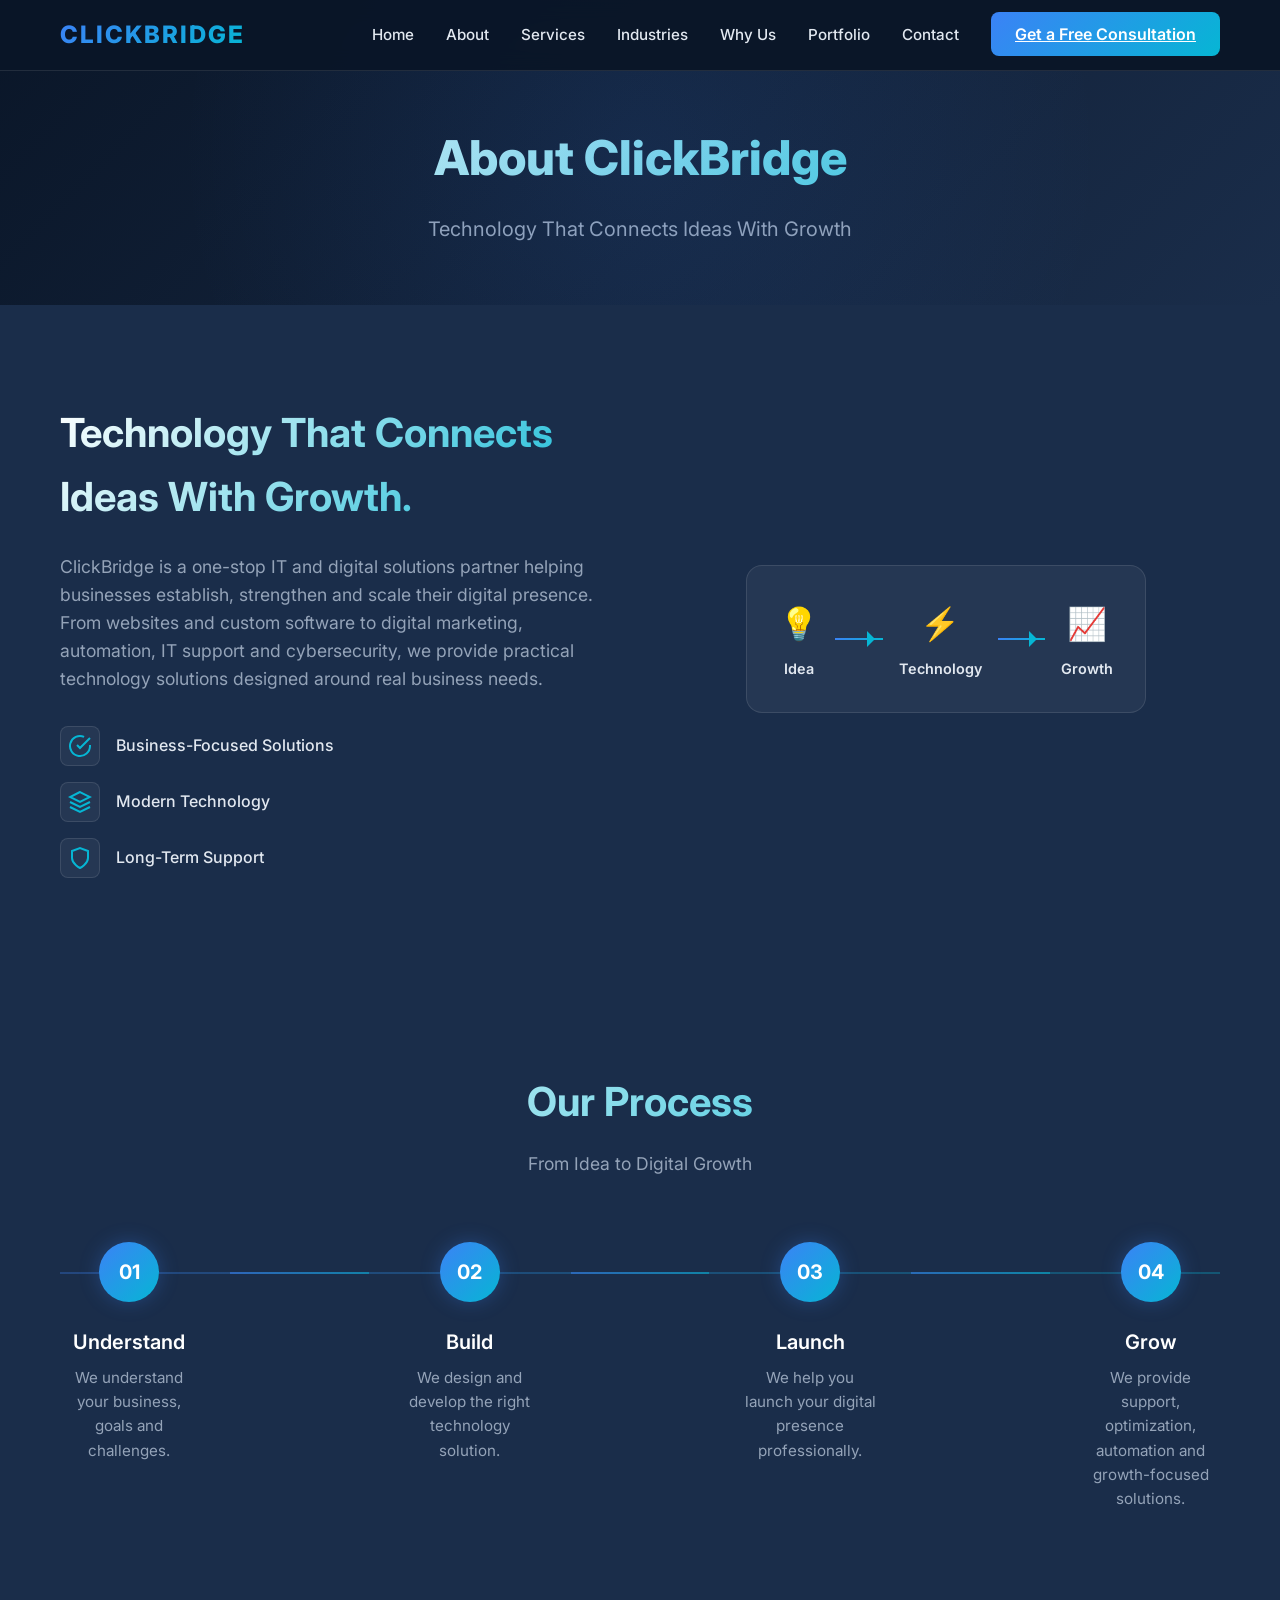
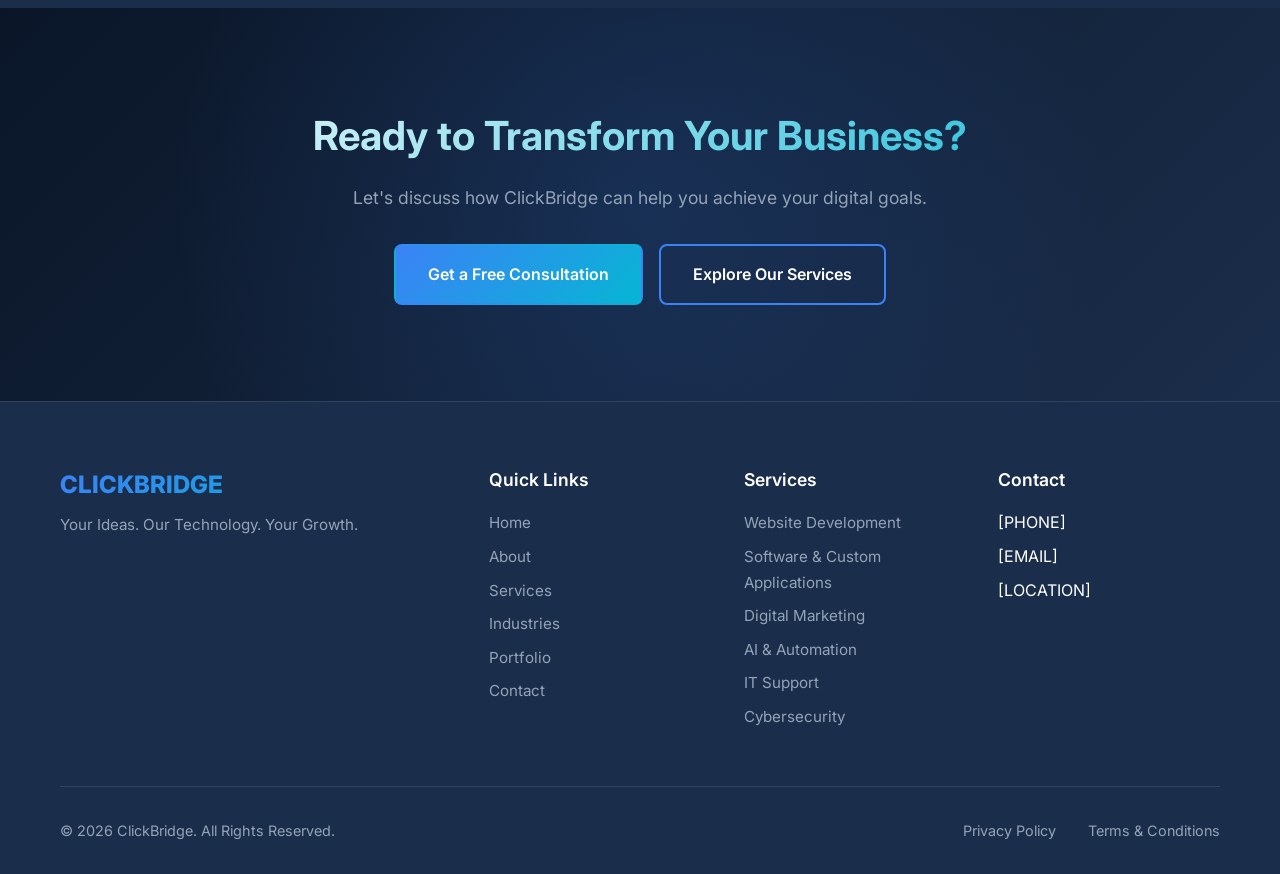
<file: about.html>
<!DOCTYPE html>
<html lang="en">
<head>
    <meta charset="UTF-8">
    <meta name="viewport" content="width=device-width, initial-scale=1.0">
    <meta name="description" content="Learn about ClickBridge - Your trusted IT and digital solutions partner for growing businesses.">
    <meta name="keywords" content="about clickbridge, IT company, digital solutions, business technology">
    <meta name="author" content="ClickBridge">
    <meta property="og:title" content="About ClickBridge | Technology That Connects Ideas With Growth">
    <meta property="og:description" content="ClickBridge is a one-stop IT and digital solutions partner helping businesses establish, strengthen and scale their digital presence.">
    <meta property="og:type" content="website">
    <meta property="og:url" content="https://clickbridge.com/about">
    <title>About ClickBridge | Technology That Connects Ideas With Growth</title>
    <link rel="stylesheet" href="styles.css">
    <link rel="preconnect" href="https://fonts.googleapis.com">
    <link rel="preconnect" href="https://fonts.gstatic.com" crossorigin>
    <link href="https://fonts.googleapis.com/css2?family=Inter:wght@300;400;500;600;700;800&display=swap" rel="stylesheet">
</head>
<body>
    <!-- Navigation -->
    <nav class="navbar" id="navbar">
        <div class="container">
            <div class="nav-brand">
                <a href="index.html" class="logo">CLICKBRIDGE</a>
            </div>
            <ul class="nav-menu" id="nav-menu">
                <li><a href="index.html" class="nav-link">Home</a></li>
                <li><a href="about.html" class="nav-link active">About</a></li>
                <li><a href="services.html" class="nav-link">Services</a></li>
                <li><a href="industries.html" class="nav-link">Industries</a></li>
                <li><a href="why-us.html" class="nav-link">Why Us</a></li>
                <li><a href="portfolio.html" class="nav-link">Portfolio</a></li>
                <li><a href="contact.html" class="nav-link">Contact</a></li>
                <li><a href="contact.html" class="nav-cta">Get a Free Consultation</a></li>
            </ul>
            <div class="hamburger" id="hamburger">
                <span></span>
                <span></span>
                <span></span>
            </div>
        </div>
    </nav>

    <!-- Page Header -->
    <section class="page-header">
        <div class="container">
            <h1>About ClickBridge</h1>
            <p>Technology That Connects Ideas With Growth</p>
        </div>
    </section>

    <!-- About Section -->
    <section class="about">
        <div class="container">
            <div class="about-content">
                <div class="about-text">
                    <h2>Technology That Connects Ideas With Growth.</h2>
                    <p>ClickBridge is a one-stop IT and digital solutions partner helping businesses establish, strengthen and scale their digital presence. From websites and custom software to digital marketing, automation, IT support and cybersecurity, we provide practical technology solutions designed around real business needs.</p>
                    <div class="about-highlights">
                        <div class="highlight-item">
                            <div class="highlight-icon">
                                <svg width="24" height="24" viewBox="0 0 24 24" fill="none" stroke="currentColor" stroke-width="2">
                                    <path d="M22 11.08V12a10 10 0 1 1-5.93-9.14"></path>
                                    <polyline points="22 4 12 14.01 9 11.01"></polyline>
                                </svg>
                            </div>
                            <span>Business-Focused Solutions</span>
                        </div>
                        <div class="highlight-item">
                            <div class="highlight-icon">
                                <svg width="24" height="24" viewBox="0 0 24 24" fill="none" stroke="currentColor" stroke-width="2">
                                    <polygon points="12 2 2 7 12 12 22 7 12 2"></polygon>
                                    <polyline points="2 17 12 22 22 17"></polyline>
                                    <polyline points="2 12 12 17 22 12"></polyline>
                                </svg>
                            </div>
                            <span>Modern Technology</span>
                        </div>
                        <div class="highlight-item">
                            <div class="highlight-icon">
                                <svg width="24" height="24" viewBox="0 0 24 24" fill="none" stroke="currentColor" stroke-width="2">
                                    <path d="M12 22s8-4 8-10V5l-8-3-8 3v7c0 6 8 10 8 10z"></path>
                                </svg>
                            </div>
                            <span>Long-Term Support</span>
                        </div>
                    </div>
                </div>
                <div class="about-visual">
                    <div class="about-visual-container">
                        <div class="idea-to-growth">
                            <div class="step-idea">
                                <div class="step-icon">💡</div>
                                <span>Idea</span>
                            </div>
                            <div class="arrow-connector"></div>
                            <div class="step-tech">
                                <div class="step-icon">⚡</div>
                                <span>Technology</span>
                            </div>
                            <div class="arrow-connector"></div>
                            <div class="step-growth">
                                <div class="step-icon">📈</div>
                                <span>Growth</span>
                            </div>
                        </div>
                    </div>
                </div>
            </div>
        </div>
    </section>

    <!-- Process Section -->
    <section class="process">
        <div class="container">
            <div class="section-header">
                <h2>Our Process</h2>
                <p>From Idea to Digital Growth</p>
            </div>
            <div class="process-steps">
                <div class="process-step">
                    <div class="step-number">01</div>
                    <div class="step-content">
                        <h3>Understand</h3>
                        <p>We understand your business, goals and challenges.</p>
                    </div>
                </div>
                <div class="process-connector"></div>
                <div class="process-step">
                    <div class="step-number">02</div>
                    <div class="step-content">
                        <h3>Build</h3>
                        <p>We design and develop the right technology solution.</p>
                    </div>
                </div>
                <div class="process-connector"></div>
                <div class="process-step">
                    <div class="step-number">03</div>
                    <div class="step-content">
                        <h3>Launch</h3>
                        <p>We help you launch your digital presence professionally.</p>
                    </div>
                </div>
                <div class="process-connector"></div>
                <div class="process-step">
                    <div class="step-number">04</div>
                    <div class="step-content">
                        <h3>Grow</h3>
                        <p>We provide support, optimization, automation and growth-focused solutions.</p>
                    </div>
                </div>
            </div>
        </div>
    </section>

    <!-- CTA Section -->
    <section class="cta">
        <div class="container">
            <div class="cta-content">
                <h2>Ready to Transform Your Business?</h2>
                <p>Let's discuss how ClickBridge can help you achieve your digital goals.</p>
                <div class="cta-buttons">
                    <a href="contact.html" class="btn btn-primary">Get a Free Consultation</a>
                    <a href="services.html" class="btn btn-secondary">Explore Our Services</a>
                </div>
            </div>
        </div>
    </section>

    <!-- Footer -->
    <footer class="footer">
        <div class="container">
            <div class="footer-content">
                <div class="footer-brand">
                    <h3>CLICKBRIDGE</h3>
                    <p>Your Ideas. Our Technology. Your Growth.</p>
                </div>
                <div class="footer-links">
                    <div class="footer-column">
                        <h4>Quick Links</h4>
                        <ul>
                            <li><a href="index.html">Home</a></li>
                            <li><a href="about.html">About</a></li>
                            <li><a href="services.html">Services</a></li>
                            <li><a href="industries.html">Industries</a></li>
                            <li><a href="portfolio.html">Portfolio</a></li>
                            <li><a href="contact.html">Contact</a></li>
                        </ul>
                    </div>
                    <div class="footer-column">
                        <h4>Services</h4>
                        <ul>
                            <li><a href="services.html">Website Development</a></li>
                            <li><a href="services.html">Software & Custom Applications</a></li>
                            <li><a href="services.html">Digital Marketing</a></li>
                            <li><a href="services.html">AI & Automation</a></li>
                            <li><a href="services.html">IT Support</a></li>
                            <li><a href="services.html">Cybersecurity</a></li>
                        </ul>
                    </div>
                    <div class="footer-column">
                        <h4>Contact</h4>
                        <ul>
                            <li>[PHONE]</li>
                            <li>[EMAIL]</li>
                            <li>[LOCATION]</li>
                        </ul>
                    </div>
                </div>
            </div>
            <div class="footer-bottom">
                <div class="footer-bottom-content">
                    <p>© 2026 ClickBridge. All Rights Reserved.</p>
                    <div class="footer-legal">
                        <a href="#">Privacy Policy</a>
                        <a href="#">Terms & Conditions</a>
                    </div>
                </div>
            </div>
        </div>
    </footer>

    <script src="script.js"></script>
</body>
</html>
</file>
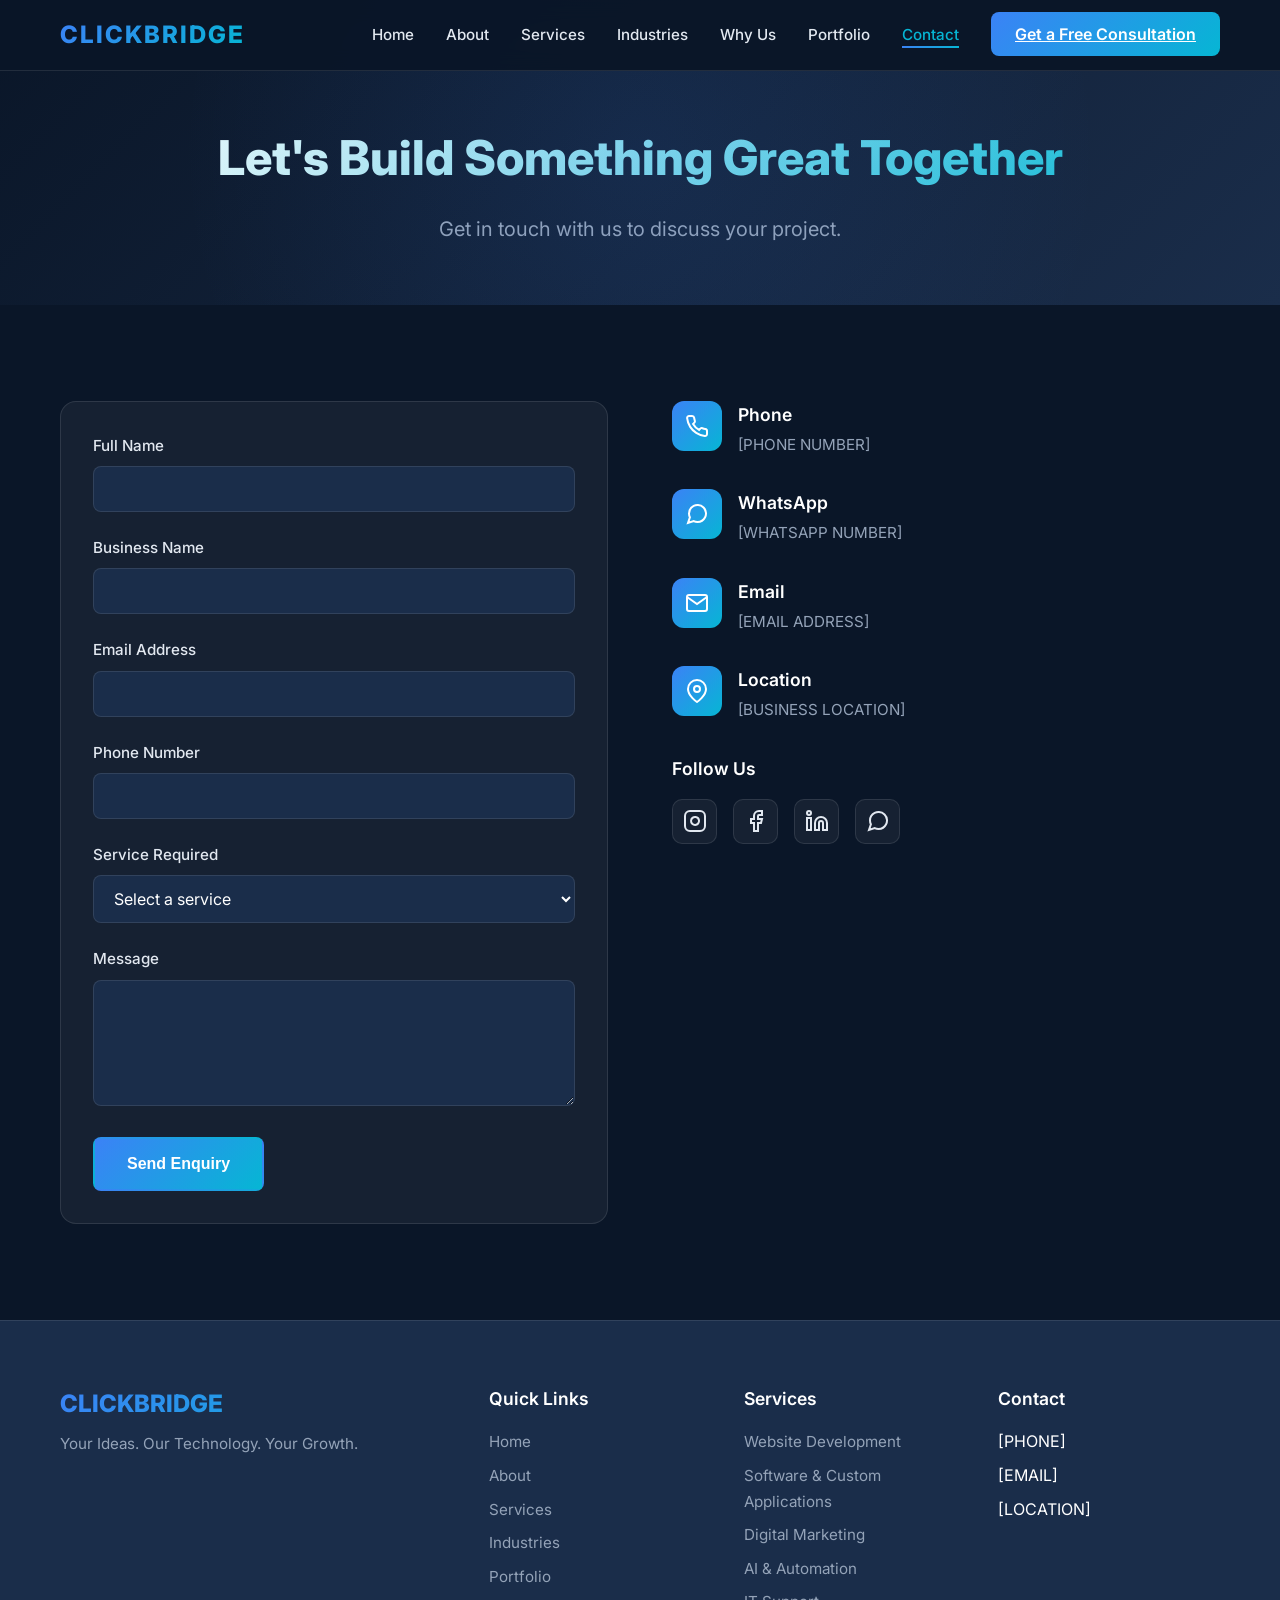
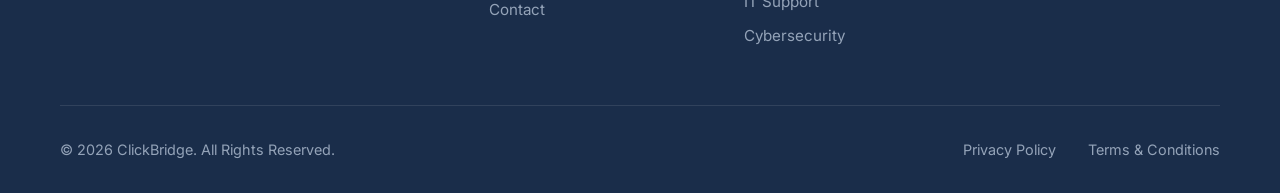
<file: contact.html>
<!DOCTYPE html>
<html lang="en">
<head>
    <meta charset="UTF-8">
    <meta name="viewport" content="width=device-width, initial-scale=1.0">
    <meta name="description" content="Contact ClickBridge for professional IT and digital solutions. Get a free consultation for your business needs.">
    <meta name="keywords" content="contact clickbridge, free consultation, IT services, digital solutions">
    <meta name="author" content="ClickBridge">
    <meta property="og:title" content="Contact Us | ClickBridge">
    <meta property="og:description" content="Let's Build Something Great Together. Get in touch with us to discuss your project.">
    <meta property="og:type" content="website">
    <meta property="og:url" content="https://clickbridge.com/contact">
    <title>Contact Us | ClickBridge</title>
    <link rel="stylesheet" href="styles.css">
    <link rel="preconnect" href="https://fonts.googleapis.com">
    <link rel="preconnect" href="https://fonts.gstatic.com" crossorigin>
    <link href="https://fonts.googleapis.com/css2?family=Inter:wght@300;400;500;600;700;800&display=swap" rel="stylesheet">
</head>
<body>
    <!-- Navigation -->
    <nav class="navbar" id="navbar">
        <div class="container">
            <div class="nav-brand">
                <a href="index.html" class="logo">CLICKBRIDGE</a>
            </div>
            <ul class="nav-menu" id="nav-menu">
                <li><a href="index.html" class="nav-link">Home</a></li>
                <li><a href="about.html" class="nav-link">About</a></li>
                <li><a href="services.html" class="nav-link">Services</a></li>
                <li><a href="industries.html" class="nav-link">Industries</a></li>
                <li><a href="why-us.html" class="nav-link">Why Us</a></li>
                <li><a href="portfolio.html" class="nav-link">Portfolio</a></li>
                <li><a href="contact.html" class="nav-link active">Contact</a></li>
                <li><a href="contact.html" class="nav-cta">Get a Free Consultation</a></li>
            </ul>
            <div class="hamburger" id="hamburger">
                <span></span>
                <span></span>
                <span></span>
            </div>
        </div>
    </nav>

    <!-- Page Header -->
    <section class="page-header">
        <div class="container">
            <h1>Let's Build Something Great Together</h1>
            <p>Get in touch with us to discuss your project.</p>
        </div>
    </section>

    <!-- Contact Section -->
    <section class="contact">
        <div class="container">
            <div class="contact-content">
                <div class="contact-form">
                    <form id="contactForm">
                        <div class="form-group">
                            <label for="fullName">Full Name</label>
                            <input type="text" id="fullName" name="fullName" required>
                        </div>
                        <div class="form-group">
                            <label for="businessName">Business Name</label>
                            <input type="text" id="businessName" name="businessName">
                        </div>
                        <div class="form-group">
                            <label for="email">Email Address</label>
                            <input type="email" id="email" name="email" required>
                        </div>
                        <div class="form-group">
                            <label for="phone">Phone Number</label>
                            <input type="tel" id="phone" name="phone">
                        </div>
                        <div class="form-group">
                            <label for="service">Service Required</label>
                            <select id="service" name="service">
                                <option value="">Select a service</option>
                                <option value="social-media">Social Media Management</option>
                                <option value="website">Website Development</option>
                                <option value="software">Software & Custom Applications</option>
                                <option value="digital-marketing">Digital Marketing</option>
                                <option value="graphic-design">Graphic Design & Branding</option>
                                <option value="whatsapp">WhatsApp Business Setup</option>
                                <option value="ai-automation">AI & Business Automation</option>
                                <option value="it-support">IT Support & Maintenance</option>
                                <option value="cybersecurity">Cybersecurity & Red Teaming</option>
                                <option value="other">Other</option>
                            </select>
                        </div>
                        <div class="form-group">
                            <label for="message">Message</label>
                            <textarea id="message" name="message" rows="5" required></textarea>
                        </div>
                        <button type="submit" class="btn btn-primary">Send Enquiry</button>
                    </form>
                </div>
                <div class="contact-info">
                    <div class="contact-item">
                        <div class="contact-icon">
                            <svg width="24" height="24" viewBox="0 0 24 24" fill="none" stroke="currentColor" stroke-width="2">
                                <path d="M22 16.92v3a2 2 0 0 1-2.18 2 19.79 19.79 0 0 1-8.63-3.07 19.5 19.5 0 0 1-6-6 19.79 19.79 0 0 1-3.07-8.67A2 2 0 0 1 4.11 2h3a2 2 0 0 1 2 1.72 12.84 12.84 0 0 0 .7 2.81 2 2 0 0 1-.45 2.11L8.09 9.91a16 16 0 0 0 6 6l1.27-1.27a2 2 0 0 1 2.11-.45 12.84 12.84 0 0 0 2.81.7A2 2 0 0 1 22 16.92z"></path>
                            </svg>
                        </div>
                        <div>
                            <h4>Phone</h4>
                            <p>[PHONE NUMBER]</p>
                        </div>
                    </div>
                    <div class="contact-item">
                        <div class="contact-icon">
                            <svg width="24" height="24" viewBox="0 0 24 24" fill="none" stroke="currentColor" stroke-width="2">
                                <path d="M21 11.5a8.38 8.38 0 0 1-.9 3.8 8.5 8.5 0 0 1-7.6 4.7 8.38 8.38 0 0 1-3.8-.9L3 21l1.9-5.7a8.38 8.38 0 0 1-.9-3.8 8.5 8.5 0 0 1 4.7-7.6 8.38 8.38 0 0 1 3.8-.9h.5a8.48 8.48 0 0 1 8 8v.5z"></path>
                            </svg>
                        </div>
                        <div>
                            <h4>WhatsApp</h4>
                            <p>[WHATSAPP NUMBER]</p>
                        </div>
                    </div>
                    <div class="contact-item">
                        <div class="contact-icon">
                            <svg width="24" height="24" viewBox="0 0 24 24" fill="none" stroke="currentColor" stroke-width="2">
                                <path d="M4 4h16c1.1 0 2 .9 2 2v12c0 1.1-.9 2-2 2H4c-1.1 0-2-.9-2-2V6c0-1.1.9-2 2-2z"></path>
                                <polyline points="22,6 12,13 2,6"></polyline>
                            </svg>
                        </div>
                        <div>
                            <h4>Email</h4>
                            <p>[EMAIL ADDRESS]</p>
                        </div>
                    </div>
                    <div class="contact-item">
                        <div class="contact-icon">
                            <svg width="24" height="24" viewBox="0 0 24 24" fill="none" stroke="currentColor" stroke-width="2">
                                <path d="M21 10c0 7-9 13-9 13s-9-6-9-13a9 9 0 0 1 18 0z"></path>
                                <circle cx="12" cy="10" r="3"></circle>
                            </svg>
                        </div>
                        <div>
                            <h4>Location</h4>
                            <p>[BUSINESS LOCATION]</p>
                        </div>
                    </div>
                    <div class="contact-social">
                        <h4>Follow Us</h4>
                        <div class="social-links">
                            <a href="#" class="social-link" aria-label="Instagram">
                                <svg width="24" height="24" viewBox="0 0 24 24" fill="none" stroke="currentColor" stroke-width="2">
                                    <rect x="2" y="2" width="20" height="20" rx="5" ry="5"></rect>
                                    <path d="M16 11.37A4 4 0 1 1 12.63 8 4 4 0 0 1 16 11.37z"></path>
                                    <line x1="17.5" y1="6.5" x2="17.51" y2="6.5"></line>
                                </svg>
                            </a>
                            <a href="#" class="social-link" aria-label="Facebook">
                                <svg width="24" height="24" viewBox="0 0 24 24" fill="none" stroke="currentColor" stroke-width="2">
                                    <path d="M18 2h-3a5 5 0 0 0-5 5v3H7v4h3v8h4v-8h3l1-4h-4V7a1 1 0 0 1 1-1h3z"></path>
                                </svg>
                            </a>
                            <a href="#" class="social-link" aria-label="LinkedIn">
                                <svg width="24" height="24" viewBox="0 0 24 24" fill="none" stroke="currentColor" stroke-width="2">
                                    <path d="M16 8a6 6 0 0 1 6 6v7h-4v-7a2 2 0 0 0-2-2 2 2 0 0 0-2 2v7h-4v-7a6 6 0 0 1 6-6z"></path>
                                    <rect x="2" y="9" width="4" height="12"></rect>
                                    <circle cx="4" cy="4" r="2"></circle>
                                </svg>
                            </a>
                            <a href="#" class="social-link" aria-label="WhatsApp">
                                <svg width="24" height="24" viewBox="0 0 24 24" fill="none" stroke="currentColor" stroke-width="2">
                                    <path d="M21 11.5a8.38 8.38 0 0 1-.9 3.8 8.5 8.5 0 0 1-7.6 4.7 8.38 8.38 0 0 1-3.8-.9L3 21l1.9-5.7a8.38 8.38 0 0 1-.9-3.8 8.5 8.5 0 0 1 4.7-7.6 8.38 8.38 0 0 1 3.8-.9h.5a8.48 8.48 0 0 1 8 8v.5z"></path>
                                </svg>
                            </a>
                        </div>
                    </div>
                </div>
            </div>
        </div>
    </section>

    <!-- Footer -->
    <footer class="footer">
        <div class="container">
            <div class="footer-content">
                <div class="footer-brand">
                    <h3>CLICKBRIDGE</h3>
                    <p>Your Ideas. Our Technology. Your Growth.</p>
                </div>
                <div class="footer-links">
                    <div class="footer-column">
                        <h4>Quick Links</h4>
                        <ul>
                            <li><a href="index.html">Home</a></li>
                            <li><a href="about.html">About</a></li>
                            <li><a href="services.html">Services</a></li>
                            <li><a href="industries.html">Industries</a></li>
                            <li><a href="portfolio.html">Portfolio</a></li>
                            <li><a href="contact.html">Contact</a></li>
                        </ul>
                    </div>
                    <div class="footer-column">
                        <h4>Services</h4>
                        <ul>
                            <li><a href="services.html">Website Development</a></li>
                            <li><a href="services.html">Software & Custom Applications</a></li>
                            <li><a href="services.html">Digital Marketing</a></li>
                            <li><a href="services.html">AI & Automation</a></li>
                            <li><a href="services.html">IT Support</a></li>
                            <li><a href="services.html">Cybersecurity</a></li>
                        </ul>
                    </div>
                    <div class="footer-column">
                        <h4>Contact</h4>
                        <ul>
                            <li>[PHONE]</li>
                            <li>[EMAIL]</li>
                            <li>[LOCATION]</li>
                        </ul>
                    </div>
                </div>
            </div>
            <div class="footer-bottom">
                <div class="footer-bottom-content">
                    <p>© 2026 ClickBridge. All Rights Reserved.</p>
                    <div class="footer-legal">
                        <a href="#">Privacy Policy</a>
                        <a href="#">Terms & Conditions</a>
                    </div>
                </div>
            </div>
        </div>
    </footer>

    <script src="script.js"></script>
</body>
</html>
</file>
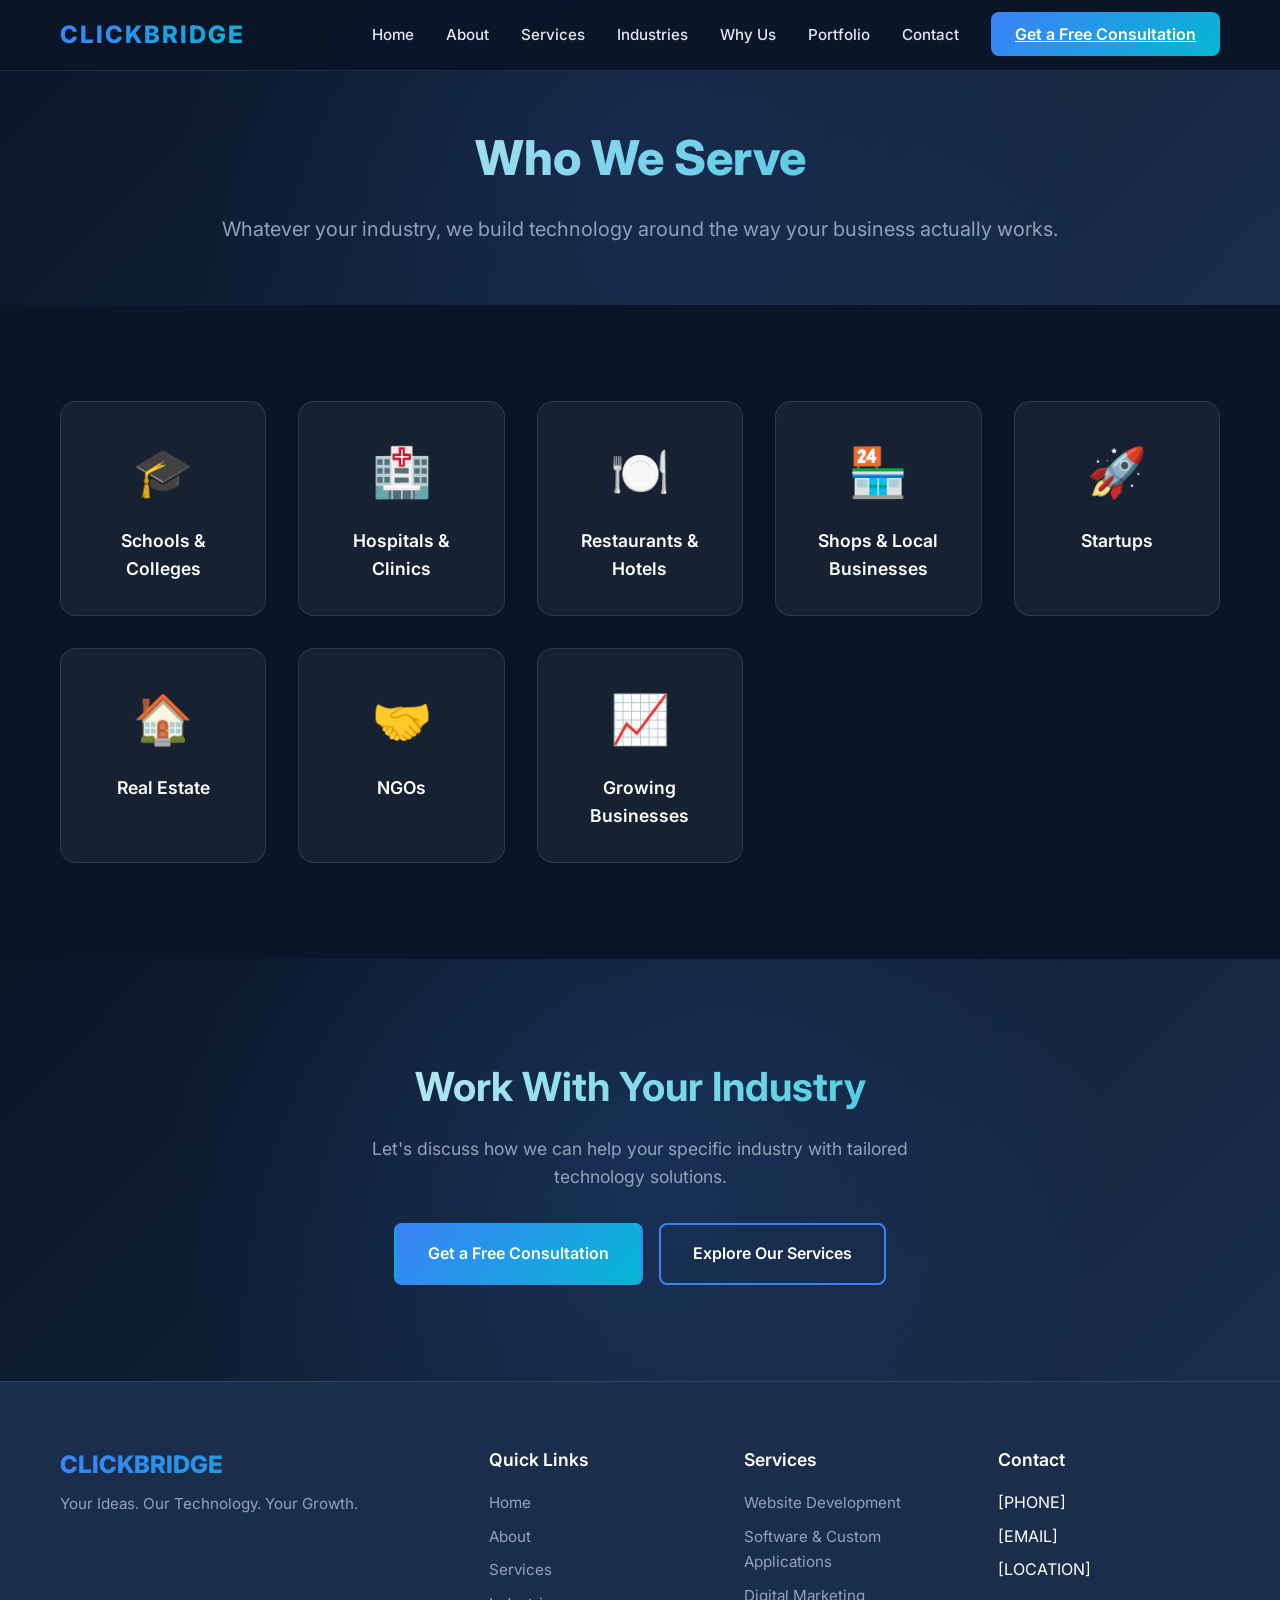
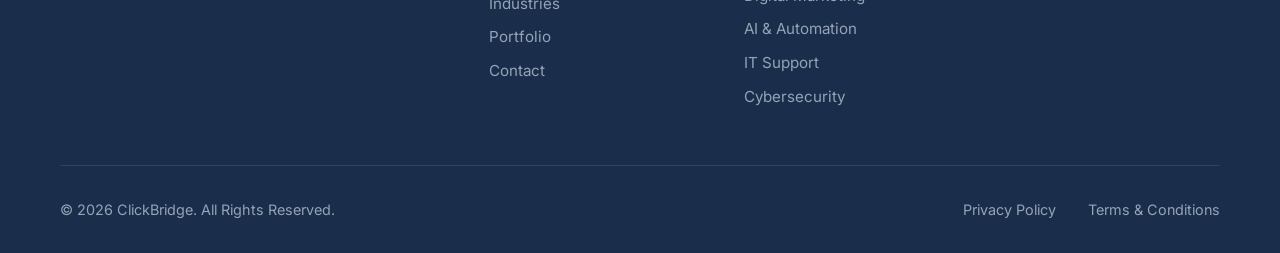
<file: industries.html>
<!DOCTYPE html>
<html lang="en">
<head>
    <meta charset="UTF-8">
    <meta name="viewport" content="width=device-width, initial-scale=1.0">
    <meta name="description" content="ClickBridge serves various industries including schools, hospitals, restaurants, hotels, startups, real estate, NGOs and growing businesses.">
    <meta name="keywords" content="industries, schools, hospitals, restaurants, hotels, startups, real estate, NGOs">
    <meta name="author" content="ClickBridge">
    <meta property="og:title" content="Industries We Serve | ClickBridge">
    <meta property="og:description" content="Whatever your industry, we build technology around the way your business actually works.">
    <meta property="og:type" content="website">
    <meta property="og:url" content="https://clickbridge.com/industries">
    <title>Industries We Serve | ClickBridge</title>
    <link rel="stylesheet" href="styles.css">
    <link rel="preconnect" href="https://fonts.googleapis.com">
    <link rel="preconnect" href="https://fonts.gstatic.com" crossorigin>
    <link href="https://fonts.googleapis.com/css2?family=Inter:wght@300;400;500;600;700;800&display=swap" rel="stylesheet">
</head>
<body>
    <!-- Navigation -->
    <nav class="navbar" id="navbar">
        <div class="container">
            <div class="nav-brand">
                <a href="index.html" class="logo">CLICKBRIDGE</a>
            </div>
            <ul class="nav-menu" id="nav-menu">
                <li><a href="index.html" class="nav-link">Home</a></li>
                <li><a href="about.html" class="nav-link">About</a></li>
                <li><a href="services.html" class="nav-link">Services</a></li>
                <li><a href="industries.html" class="nav-link active">Industries</a></li>
                <li><a href="why-us.html" class="nav-link">Why Us</a></li>
                <li><a href="portfolio.html" class="nav-link">Portfolio</a></li>
                <li><a href="contact.html" class="nav-link">Contact</a></li>
                <li><a href="contact.html" class="nav-cta">Get a Free Consultation</a></li>
            </ul>
            <div class="hamburger" id="hamburger">
                <span></span>
                <span></span>
                <span></span>
            </div>
        </div>
    </nav>

    <!-- Page Header -->
    <section class="page-header">
        <div class="container">
            <h1>Who We Serve</h1>
            <p>Whatever your industry, we build technology around the way your business actually works.</p>
        </div>
    </section>

    <!-- Industries Section -->
    <section class="industries">
        <div class="container">
            <div class="industries-grid">
                <div class="industry-card">
                    <div class="industry-icon">🎓</div>
                    <h3>Schools & Colleges</h3>
                </div>
                <div class="industry-card">
                    <div class="industry-icon">🏥</div>
                    <h3>Hospitals & Clinics</h3>
                </div>
                <div class="industry-card">
                    <div class="industry-icon">🍽️</div>
                    <h3>Restaurants & Hotels</h3>
                </div>
                <div class="industry-card">
                    <div class="industry-icon">🏪</div>
                    <h3>Shops & Local Businesses</h3>
                </div>
                <div class="industry-card">
                    <div class="industry-icon">🚀</div>
                    <h3>Startups</h3>
                </div>
                <div class="industry-card">
                    <div class="industry-icon">🏠</div>
                    <h3>Real Estate</h3>
                </div>
                <div class="industry-card">
                    <div class="industry-icon">🤝</div>
                    <h3>NGOs</h3>
                </div>
                <div class="industry-card">
                    <div class="industry-icon">📈</div>
                    <h3>Growing Businesses</h3>
                </div>
            </div>
        </div>
    </section>

    <!-- CTA Section -->
    <section class="cta">
        <div class="container">
            <div class="cta-content">
                <h2>Work With Your Industry</h2>
                <p>Let's discuss how we can help your specific industry with tailored technology solutions.</p>
                <div class="cta-buttons">
                    <a href="contact.html" class="btn btn-primary">Get a Free Consultation</a>
                    <a href="services.html" class="btn btn-secondary">Explore Our Services</a>
                </div>
            </div>
        </div>
    </section>

    <!-- Footer -->
    <footer class="footer">
        <div class="container">
            <div class="footer-content">
                <div class="footer-brand">
                    <h3>CLICKBRIDGE</h3>
                    <p>Your Ideas. Our Technology. Your Growth.</p>
                </div>
                <div class="footer-links">
                    <div class="footer-column">
                        <h4>Quick Links</h4>
                        <ul>
                            <li><a href="index.html">Home</a></li>
                            <li><a href="about.html">About</a></li>
                            <li><a href="services.html">Services</a></li>
                            <li><a href="industries.html">Industries</a></li>
                            <li><a href="portfolio.html">Portfolio</a></li>
                            <li><a href="contact.html">Contact</a></li>
                        </ul>
                    </div>
                    <div class="footer-column">
                        <h4>Services</h4>
                        <ul>
                            <li><a href="services.html">Website Development</a></li>
                            <li><a href="services.html">Software & Custom Applications</a></li>
                            <li><a href="services.html">Digital Marketing</a></li>
                            <li><a href="services.html">AI & Automation</a></li>
                            <li><a href="services.html">IT Support</a></li>
                            <li><a href="services.html">Cybersecurity</a></li>
                        </ul>
                    </div>
                    <div class="footer-column">
                        <h4>Contact</h4>
                        <ul>
                            <li>[PHONE]</li>
                            <li>[EMAIL]</li>
                            <li>[LOCATION]</li>
                        </ul>
                    </div>
                </div>
            </div>
            <div class="footer-bottom">
                <div class="footer-bottom-content">
                    <p>© 2026 ClickBridge. All Rights Reserved.</p>
                    <div class="footer-legal">
                        <a href="#">Privacy Policy</a>
                        <a href="#">Terms & Conditions</a>
                    </div>
                </div>
            </div>
        </div>
    </footer>

    <script src="script.js"></script>
</body>
</html>
</file>
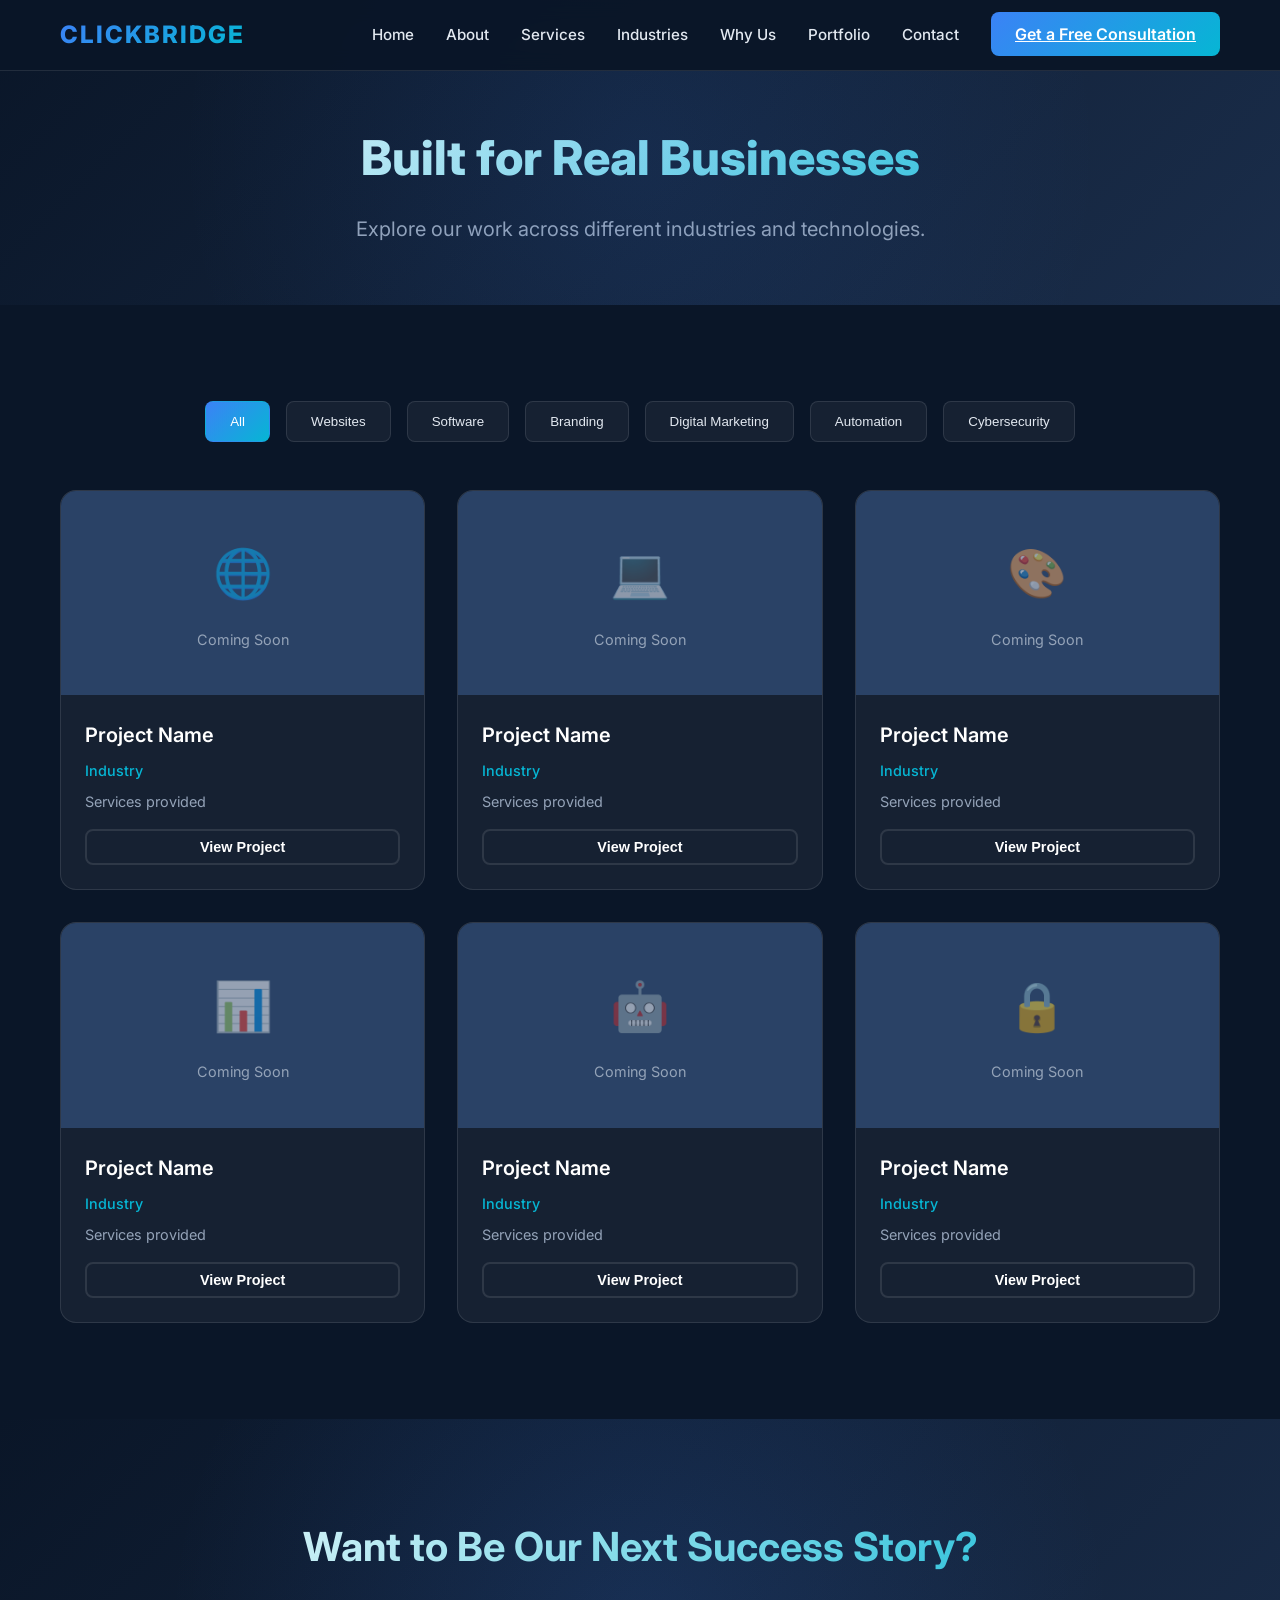
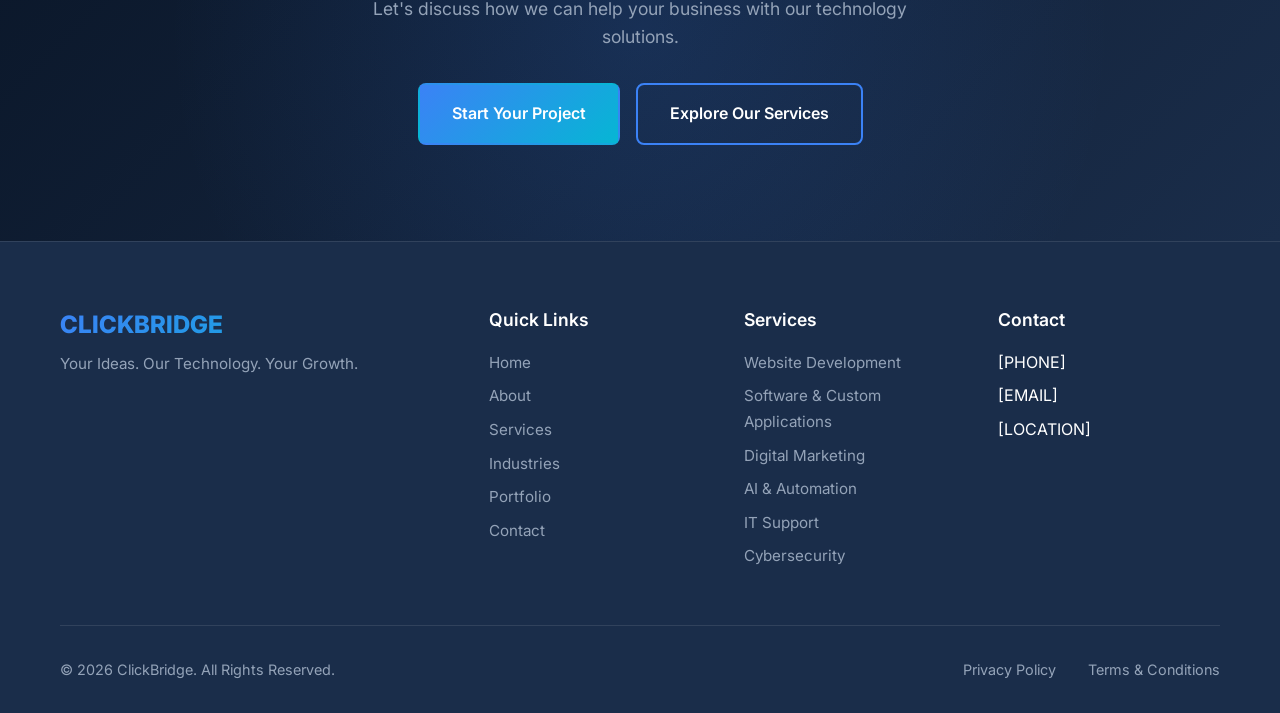
<file: portfolio.html>
<!DOCTYPE html>
<html lang="en">
<head>
    <meta charset="UTF-8">
    <meta name="viewport" content="width=device-width, initial-scale=1.0">
    <meta name="description" content="View ClickBridge's portfolio of websites, software, branding, digital marketing, automation and cybersecurity projects.">
    <meta name="keywords" content="portfolio, projects, websites, software, branding, digital marketing, automation, cybersecurity">
    <meta name="author" content="ClickBridge">
    <meta property="og:title" content="Our Portfolio | ClickBridge">
    <meta property="og:description" content="Built for Real Businesses. Explore our work across different industries and technologies.">
    <meta property="og:type" content="website">
    <meta property="og:url" content="https://clickbridge.com/portfolio">
    <title>Our Portfolio | ClickBridge</title>
    <link rel="stylesheet" href="styles.css">
    <link rel="preconnect" href="https://fonts.googleapis.com">
    <link rel="preconnect" href="https://fonts.gstatic.com" crossorigin>
    <link href="https://fonts.googleapis.com/css2?family=Inter:wght@300;400;500;600;700;800&display=swap" rel="stylesheet">
</head>
<body>
    <!-- Navigation -->
    <nav class="navbar" id="navbar">
        <div class="container">
            <div class="nav-brand">
                <a href="index.html" class="logo">CLICKBRIDGE</a>
            </div>
            <ul class="nav-menu" id="nav-menu">
                <li><a href="index.html" class="nav-link">Home</a></li>
                <li><a href="about.html" class="nav-link">About</a></li>
                <li><a href="services.html" class="nav-link">Services</a></li>
                <li><a href="industries.html" class="nav-link">Industries</a></li>
                <li><a href="why-us.html" class="nav-link">Why Us</a></li>
                <li><a href="portfolio.html" class="nav-link active">Portfolio</a></li>
                <li><a href="contact.html" class="nav-link">Contact</a></li>
                <li><a href="contact.html" class="nav-cta">Get a Free Consultation</a></li>
            </ul>
            <div class="hamburger" id="hamburger">
                <span></span>
                <span></span>
                <span></span>
            </div>
        </div>
    </nav>

    <!-- Page Header -->
    <section class="page-header">
        <div class="container">
            <h1>Built for Real Businesses</h1>
            <p>Explore our work across different industries and technologies.</p>
        </div>
    </section>

    <!-- Portfolio Section -->
    <section class="portfolio">
        <div class="container">
            <div class="portfolio-categories">
                <button class="category-btn active" data-category="all">All</button>
                <button class="category-btn" data-category="websites">Websites</button>
                <button class="category-btn" data-category="software">Software</button>
                <button class="category-btn" data-category="branding">Branding</button>
                <button class="category-btn" data-category="marketing">Digital Marketing</button>
                <button class="category-btn" data-category="automation">Automation</button>
                <button class="category-btn" data-category="security">Cybersecurity</button>
            </div>
            <div class="portfolio-grid">
                <div class="portfolio-card" data-category="websites">
                    <div class="portfolio-placeholder">
                        <div class="placeholder-icon">🌐</div>
                        <span>Coming Soon</span>
                    </div>
                    <div class="portfolio-info">
                        <h3>Project Name</h3>
                        <p class="portfolio-industry">Industry</p>
                        <p class="portfolio-services">Services provided</p>
                        <button class="btn btn-outline">View Project</button>
                    </div>
                </div>
                <div class="portfolio-card" data-category="software">
                    <div class="portfolio-placeholder">
                        <div class="placeholder-icon">💻</div>
                        <span>Coming Soon</span>
                    </div>
                    <div class="portfolio-info">
                        <h3>Project Name</h3>
                        <p class="portfolio-industry">Industry</p>
                        <p class="portfolio-services">Services provided</p>
                        <button class="btn btn-outline">View Project</button>
                    </div>
                </div>
                <div class="portfolio-card" data-category="branding">
                    <div class="portfolio-placeholder">
                        <div class="placeholder-icon">🎨</div>
                        <span>Coming Soon</span>
                    </div>
                    <div class="portfolio-info">
                        <h3>Project Name</h3>
                        <p class="portfolio-industry">Industry</p>
                        <p class="portfolio-services">Services provided</p>
                        <button class="btn btn-outline">View Project</button>
                    </div>
                </div>
                <div class="portfolio-card" data-category="marketing">
                    <div class="portfolio-placeholder">
                        <div class="placeholder-icon">📊</div>
                        <span>Coming Soon</span>
                    </div>
                    <div class="portfolio-info">
                        <h3>Project Name</h3>
                        <p class="portfolio-industry">Industry</p>
                        <p class="portfolio-services">Services provided</p>
                        <button class="btn btn-outline">View Project</button>
                    </div>
                </div>
                <div class="portfolio-card" data-category="automation">
                    <div class="portfolio-placeholder">
                        <div class="placeholder-icon">🤖</div>
                        <span>Coming Soon</span>
                    </div>
                    <div class="portfolio-info">
                        <h3>Project Name</h3>
                        <p class="portfolio-industry">Industry</p>
                        <p class="portfolio-services">Services provided</p>
                        <button class="btn btn-outline">View Project</button>
                    </div>
                </div>
                <div class="portfolio-card" data-category="security">
                    <div class="portfolio-placeholder">
                        <div class="placeholder-icon">🔒</div>
                        <span>Coming Soon</span>
                    </div>
                    <div class="portfolio-info">
                        <h3>Project Name</h3>
                        <p class="portfolio-industry">Industry</p>
                        <p class="portfolio-services">Services provided</p>
                        <button class="btn btn-outline">View Project</button>
                    </div>
                </div>
            </div>
        </div>
    </section>

    <!-- CTA Section -->
    <section class="cta">
        <div class="container">
            <div class="cta-content">
                <h2>Want to Be Our Next Success Story?</h2>
                <p>Let's discuss how we can help your business with our technology solutions.</p>
                <div class="cta-buttons">
                    <a href="contact.html" class="btn btn-primary">Start Your Project</a>
                    <a href="services.html" class="btn btn-secondary">Explore Our Services</a>
                </div>
            </div>
        </div>
    </section>

    <!-- Footer -->
    <footer class="footer">
        <div class="container">
            <div class="footer-content">
                <div class="footer-brand">
                    <h3>CLICKBRIDGE</h3>
                    <p>Your Ideas. Our Technology. Your Growth.</p>
                </div>
                <div class="footer-links">
                    <div class="footer-column">
                        <h4>Quick Links</h4>
                        <ul>
                            <li><a href="index.html">Home</a></li>
                            <li><a href="about.html">About</a></li>
                            <li><a href="services.html">Services</a></li>
                            <li><a href="industries.html">Industries</a></li>
                            <li><a href="portfolio.html">Portfolio</a></li>
                            <li><a href="contact.html">Contact</a></li>
                        </ul>
                    </div>
                    <div class="footer-column">
                        <h4>Services</h4>
                        <ul>
                            <li><a href="services.html">Website Development</a></li>
                            <li><a href="services.html">Software & Custom Applications</a></li>
                            <li><a href="services.html">Digital Marketing</a></li>
                            <li><a href="services.html">AI & Automation</a></li>
                            <li><a href="services.html">IT Support</a></li>
                            <li><a href="services.html">Cybersecurity</a></li>
                        </ul>
                    </div>
                    <div class="footer-column">
                        <h4>Contact</h4>
                        <ul>
                            <li>[PHONE]</li>
                            <li>[EMAIL]</li>
                            <li>[LOCATION]</li>
                        </ul>
                    </div>
                </div>
            </div>
            <div class="footer-bottom">
                <div class="footer-bottom-content">
                    <p>© 2026 ClickBridge. All Rights Reserved.</p>
                    <div class="footer-legal">
                        <a href="#">Privacy Policy</a>
                        <a href="#">Terms & Conditions</a>
                    </div>
                </div>
            </div>
        </div>
    </footer>

    <script src="script.js"></script>
</body>
</html>
</file>
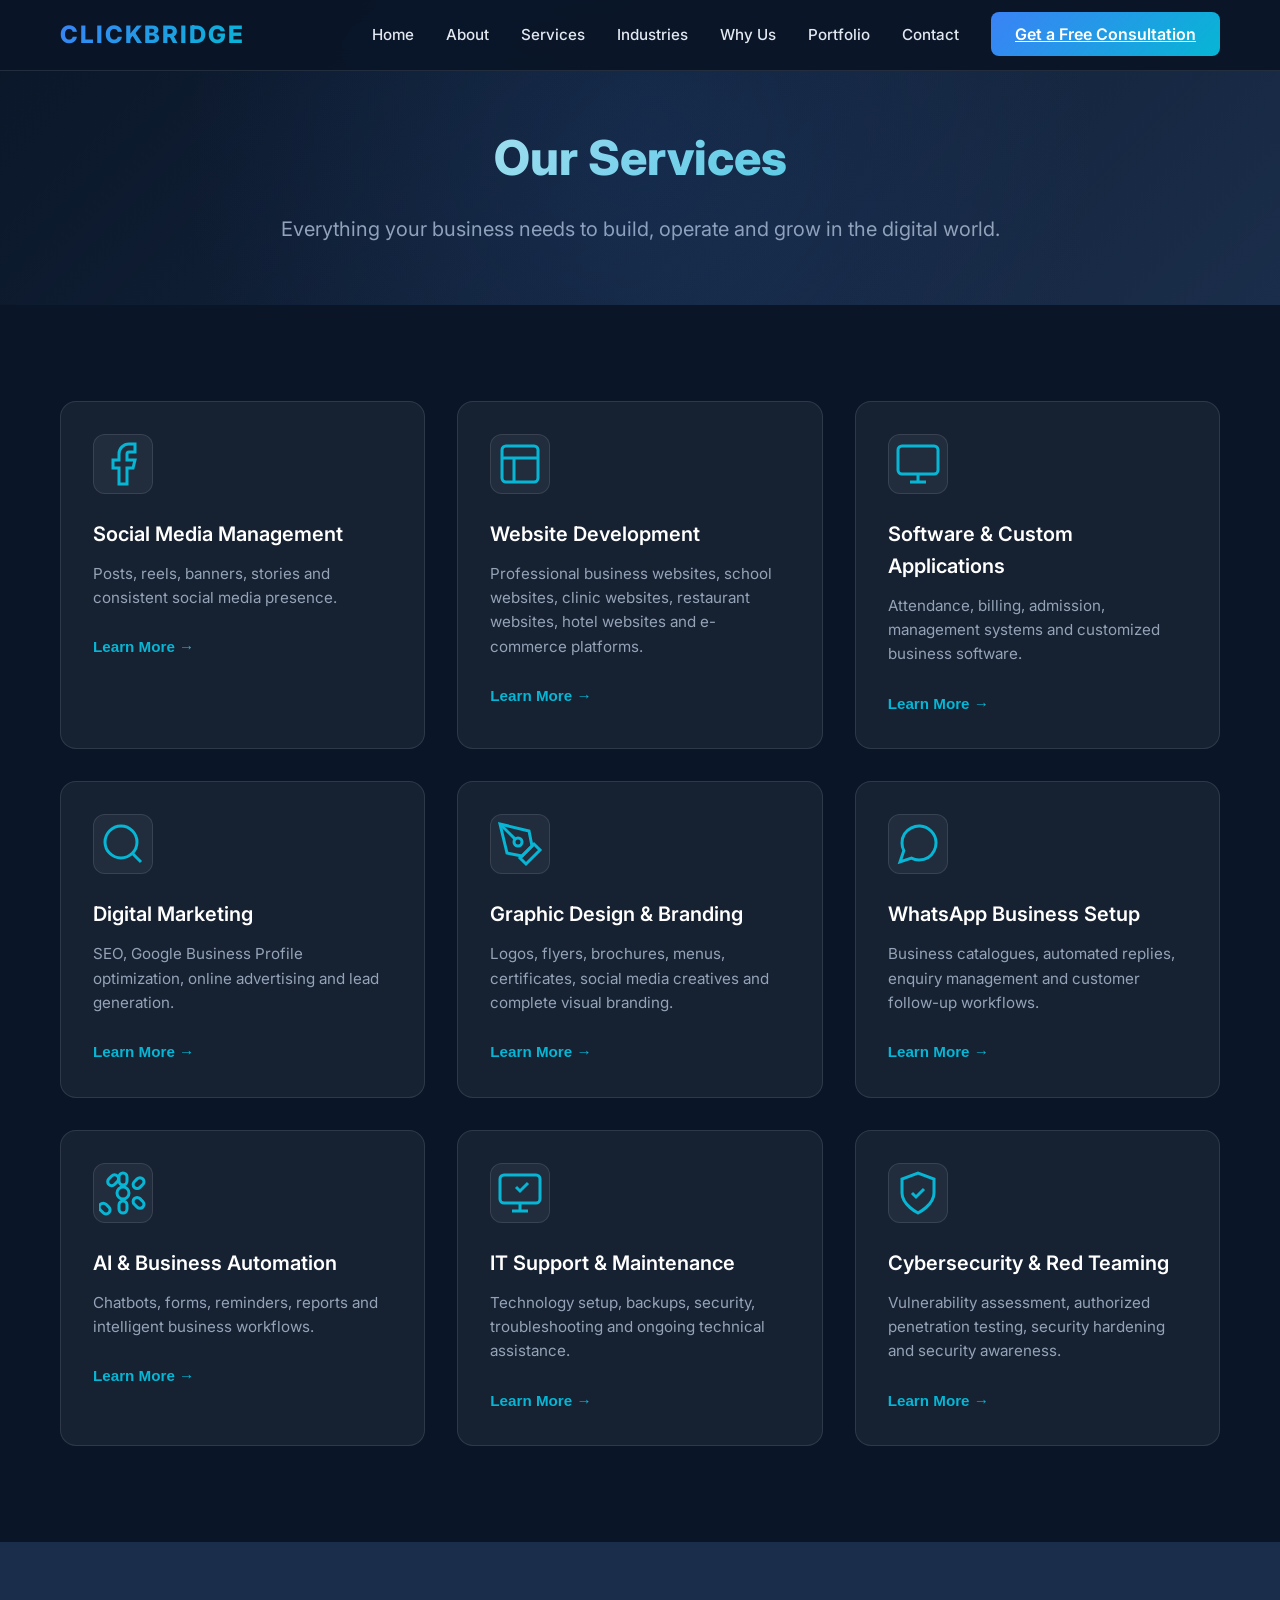
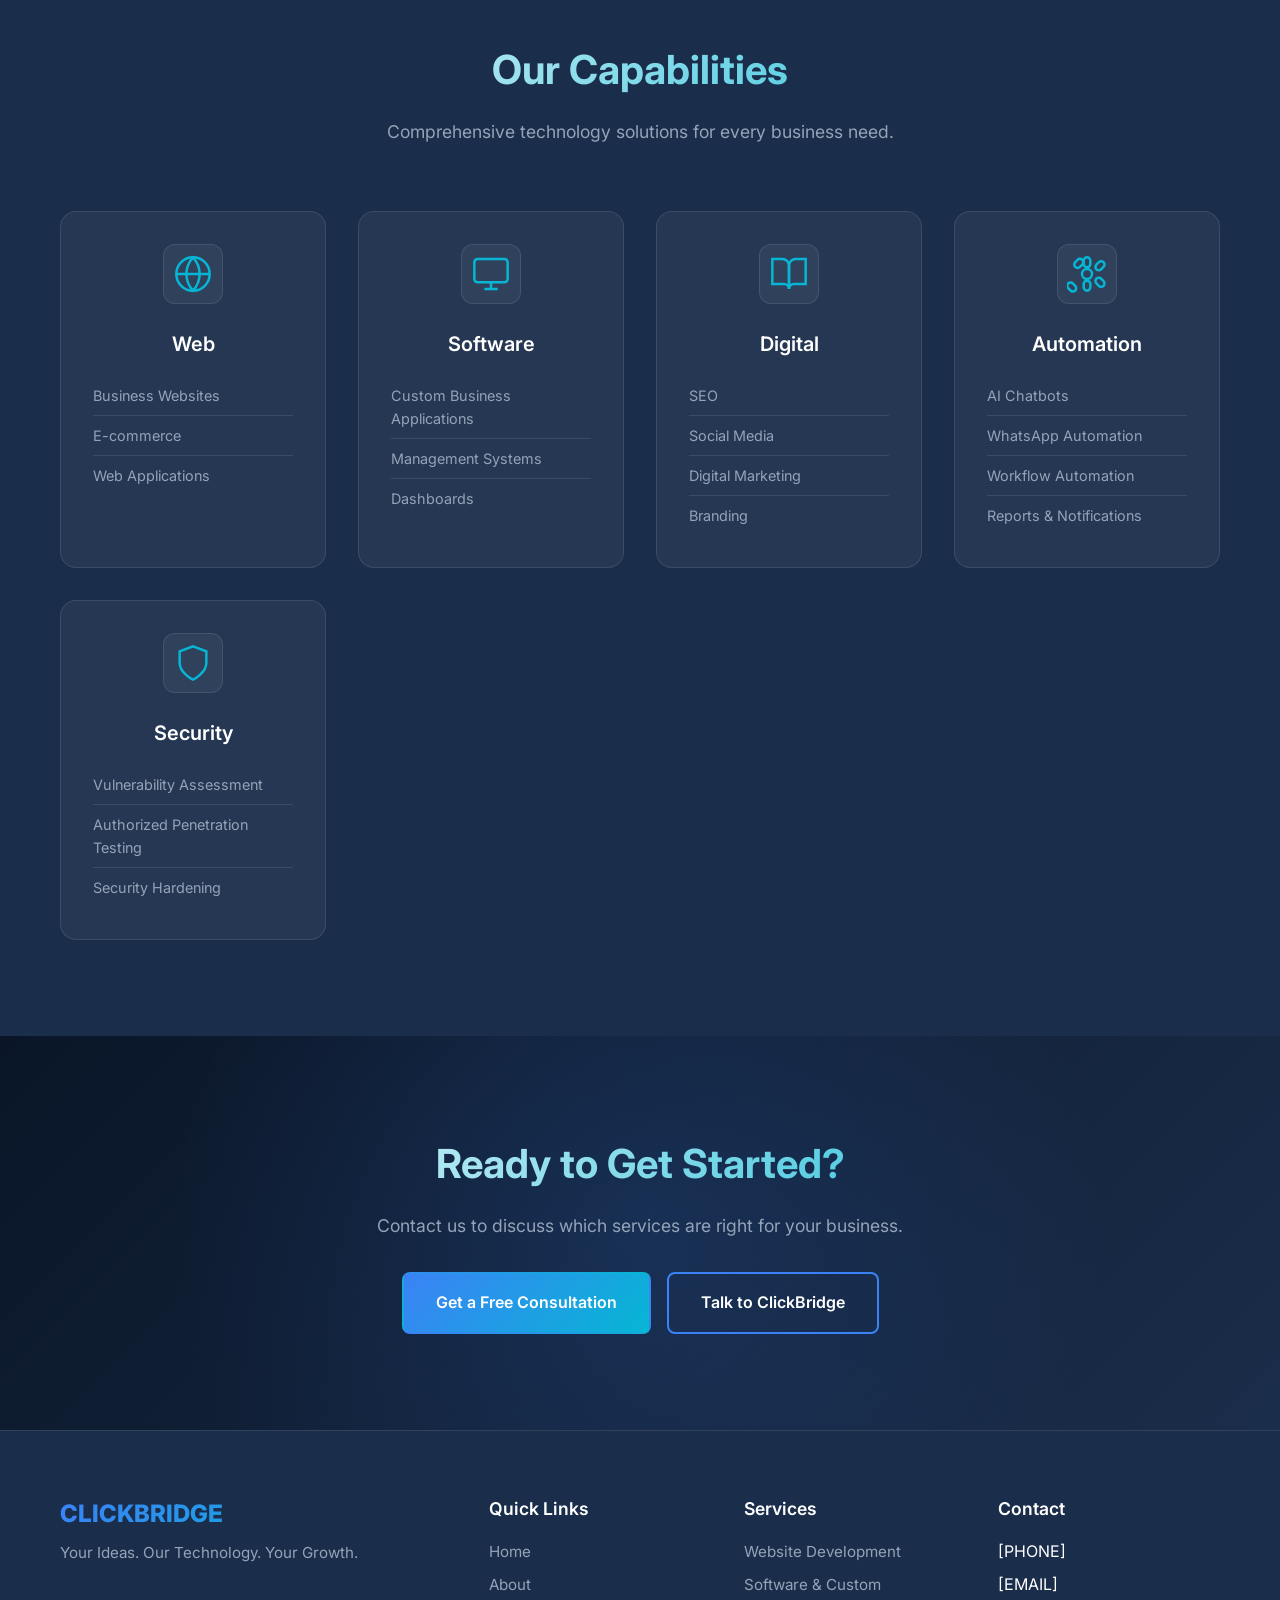
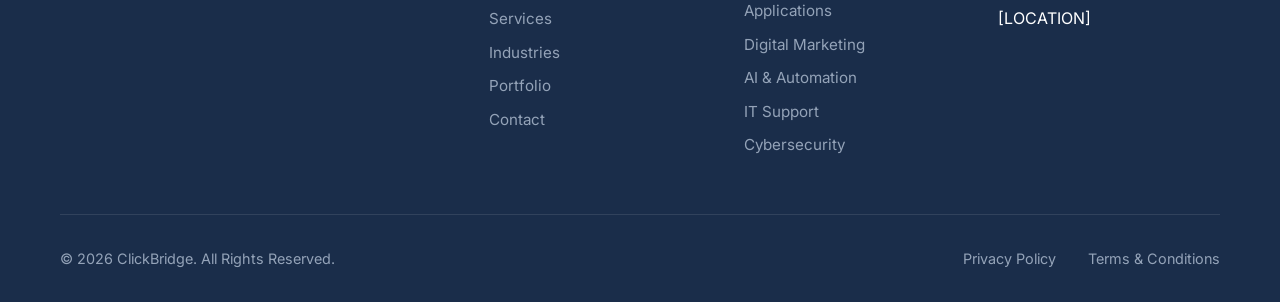
<file: services.html>
<!DOCTYPE html>
<html lang="en">
<head>
    <meta charset="UTF-8">
    <meta name="viewport" content="width=device-width, initial-scale=1.0">
    <meta name="description" content="ClickBridge offers comprehensive IT services including website development, custom software, digital marketing, AI automation, IT support and cybersecurity.">
    <meta name="keywords" content="services, website development, custom software, digital marketing, AI automation, IT support, cybersecurity">
    <meta name="author" content="ClickBridge">
    <meta property="og:title" content="Our Services | ClickBridge IT & Digital Solutions">
    <meta property="og:description" content="Everything your business needs to build, operate and grow in the digital world.">
    <meta property="og:type" content="website">
    <meta property="og:url" content="https://clickbridge.com/services">
    <title>Our Services | ClickBridge IT & Digital Solutions</title>
    <link rel="stylesheet" href="styles.css">
    <link rel="preconnect" href="https://fonts.googleapis.com">
    <link rel="preconnect" href="https://fonts.gstatic.com" crossorigin>
    <link href="https://fonts.googleapis.com/css2?family=Inter:wght@300;400;500;600;700;800&display=swap" rel="stylesheet">
</head>
<body>
    <!-- Navigation -->
    <nav class="navbar" id="navbar">
        <div class="container">
            <div class="nav-brand">
                <a href="index.html" class="logo">CLICKBRIDGE</a>
            </div>
            <ul class="nav-menu" id="nav-menu">
                <li><a href="index.html" class="nav-link">Home</a></li>
                <li><a href="about.html" class="nav-link">About</a></li>
                <li><a href="services.html" class="nav-link active">Services</a></li>
                <li><a href="industries.html" class="nav-link">Industries</a></li>
                <li><a href="why-us.html" class="nav-link">Why Us</a></li>
                <li><a href="portfolio.html" class="nav-link">Portfolio</a></li>
                <li><a href="contact.html" class="nav-link">Contact</a></li>
                <li><a href="contact.html" class="nav-cta">Get a Free Consultation</a></li>
            </ul>
            <div class="hamburger" id="hamburger">
                <span></span>
                <span></span>
                <span></span>
            </div>
        </div>
    </nav>

    <!-- Page Header -->
    <section class="page-header">
        <div class="container">
            <h1>Our Services</h1>
            <p>Everything your business needs to build, operate and grow in the digital world.</p>
        </div>
    </section>

    <!-- Services Section -->
    <section class="services">
        <div class="container">
            <div class="services-grid">
                <div class="service-card">
                    <div class="service-icon">
                        <svg width="48" height="48" viewBox="0 0 24 24" fill="none" stroke="currentColor" stroke-width="1.5">
                            <path d="M18 2h-3a5 5 0 0 0-5 5v3H7v4h3v8h4v-8h3l1-4h-4V7a1 1 0 0 1 1-1h3z"></path>
                        </svg>
                    </div>
                    <h3>Social Media Management</h3>
                    <p>Posts, reels, banners, stories and consistent social media presence.</p>
                    <button class="btn-link">Learn More →</button>
                </div>
                <div class="service-card">
                    <div class="service-icon">
                        <svg width="48" height="48" viewBox="0 0 24 24" fill="none" stroke="currentColor" stroke-width="1.5">
                            <rect x="3" y="3" width="18" height="18" rx="2" ry="2"></rect>
                            <line x1="3" y1="9" x2="21" y2="9"></line>
                            <line x1="9" y1="21" x2="9" y2="9"></line>
                        </svg>
                    </div>
                    <h3>Website Development</h3>
                    <p>Professional business websites, school websites, clinic websites, restaurant websites, hotel websites and e-commerce platforms.</p>
                    <button class="btn-link">Learn More →</button>
                </div>
                <div class="service-card">
                    <div class="service-icon">
                        <svg width="48" height="48" viewBox="0 0 24 24" fill="none" stroke="currentColor" stroke-width="1.5">
                            <rect x="2" y="3" width="20" height="14" rx="2" ry="2"></rect>
                            <line x1="8" y1="21" x2="16" y2="21"></line>
                            <line x1="12" y1="17" x2="12" y2="21"></line>
                        </svg>
                    </div>
                    <h3>Software & Custom Applications</h3>
                    <p>Attendance, billing, admission, management systems and customized business software.</p>
                    <button class="btn-link">Learn More →</button>
                </div>
                <div class="service-card">
                    <div class="service-icon">
                        <svg width="48" height="48" viewBox="0 0 24 24" fill="none" stroke="currentColor" stroke-width="1.5">
                            <circle cx="11" cy="11" r="8"></circle>
                            <line x1="21" y1="21" x2="16.65" y2="16.65"></line>
                        </svg>
                    </div>
                    <h3>Digital Marketing</h3>
                    <p>SEO, Google Business Profile optimization, online advertising and lead generation.</p>
                    <button class="btn-link">Learn More →</button>
                </div>
                <div class="service-card">
                    <div class="service-icon">
                        <svg width="48" height="48" viewBox="0 0 24 24" fill="none" stroke="currentColor" stroke-width="1.5">
                            <path d="M12 19l7-7 3 3-7 7-3-3z"></path>
                            <path d="M18 13l-1.5-7.5L2 2l3.5 14.5L13 18l5-5z"></path>
                            <path d="M2 2l7.586 7.586"></path>
                            <circle cx="11" cy="11" r="2"></circle>
                        </svg>
                    </div>
                    <h3>Graphic Design & Branding</h3>
                    <p>Logos, flyers, brochures, menus, certificates, social media creatives and complete visual branding.</p>
                    <button class="btn-link">Learn More →</button>
                </div>
                <div class="service-card">
                    <div class="service-icon">
                        <svg width="48" height="48" viewBox="0 0 24 24" fill="none" stroke="currentColor" stroke-width="1.5">
                            <path d="M21 11.5a8.38 8.38 0 0 1-.9 3.8 8.5 8.5 0 0 1-7.6 4.7 8.38 8.38 0 0 1-3.8-.9L3 21l1.9-5.7a8.38 8.38 0 0 1-.9-3.8 8.5 8.5 0 0 1 4.7-7.6 8.38 8.38 0 0 1 3.8-.9h.5a8.48 8.48 0 0 1 8 8v.5z"></path>
                        </svg>
                    </div>
                    <h3>WhatsApp Business Setup</h3>
                    <p>Business catalogues, automated replies, enquiry management and customer follow-up workflows.</p>
                    <button class="btn-link">Learn More →</button>
                </div>
                <div class="service-card">
                    <div class="service-icon">
                        <svg width="48" height="48" viewBox="0 0 24 24" fill="none" stroke="currentColor" stroke-width="1.5">
                            <path d="M12 2a2 2 0 0 1 2 2v2a2 2 0 0 1-2 2 2 2 0 0 1-2-2V4a2 2 0 0 1 2-2z"></path>
                            <path d="M12 16a2 2 0 0 1 2 2v2a2 2 0 0 1-2 2 2 2 0 0 1-2-2v-2a2 2 0 0 1 2-2z"></path>
                            <path d="M12 9a3 3 0 0 0-3 3v0a3 3 0 0 0 3 3v0a3 3 0 0 0 3-3v0a3 3 0 0 0-3-3z"></path>
                            <path d="M19.07 4.93a2 2 0 0 1 2.83 0v0a2 2 0 0 1 0 2.83l-1.42 1.42a2 2 0 0 1-2.83 0v0a2 2 0 0 1 0-2.83l1.42-1.42z"></path>
                            <path d="M4.93 19.07a2 2 0 0 1 0 2.83v0a2 2 0 0 1-2.83 0l-1.42-1.42a2 2 0 0 1 0-2.83v0a2 2 0 0 1 2.83 0l1.42 1.42z"></path>
                            <path d="M4.93 4.93a2 2 0 0 0 0 2.83v0a2 2 0 0 0 2.83 0l1.42-1.42a2 2 0 0 0 0-2.83v0a2 2 0 0 0-2.83 0L4.93 4.93z"></path>
                            <path d="M19.07 19.07a2 2 0 0 0 2.83 0v0a2 2 0 0 0 0-2.83l-1.42-1.42a2 2 0 0 0-2.83 0v0a2 2 0 0 0 0 2.83l1.42 1.42z"></path>
                        </svg>
                    </div>
                    <h3>AI & Business Automation</h3>
                    <p>Chatbots, forms, reminders, reports and intelligent business workflows.</p>
                    <button class="btn-link">Learn More →</button>
                </div>
                <div class="service-card">
                    <div class="service-icon">
                        <svg width="48" height="48" viewBox="0 0 24 24" fill="none" stroke="currentColor" stroke-width="1.5">
                            <rect x="2" y="3" width="20" height="14" rx="2" ry="2"></rect>
                            <line x1="8" y1="21" x2="16" y2="21"></line>
                            <line x1="12" y1="17" x2="12" y2="21"></line>
                            <path d="M10 9l2 2 4-4"></path>
                        </svg>
                    </div>
                    <h3>IT Support & Maintenance</h3>
                    <p>Technology setup, backups, security, troubleshooting and ongoing technical assistance.</p>
                    <button class="btn-link">Learn More →</button>
                </div>
                <div class="service-card">
                    <div class="service-icon">
                        <svg width="48" height="48" viewBox="0 0 24 24" fill="none" stroke="currentColor" stroke-width="1.5">
                            <path d="M12 22s8-4 8-10V5l-8-3-8 3v7c0 6 8 10 8 10z"></path>
                            <path d="M9 12l2 2 4-4"></path>
                        </svg>
                    </div>
                    <h3>Cybersecurity & Red Teaming</h3>
                    <p>Vulnerability assessment, authorized penetration testing, security hardening and security awareness.</p>
                    <button class="btn-link">Learn More →</button>
                </div>
            </div>
        </div>
    </section>

    <!-- Capabilities Section -->
    <section class="capabilities">
        <div class="container">
            <div class="section-header">
                <h2>Our Capabilities</h2>
                <p>Comprehensive technology solutions for every business need.</p>
            </div>
            <div class="capabilities-grid">
                <div class="capability-category">
                    <div class="capability-icon">
                        <svg width="40" height="40" viewBox="0 0 24 24" fill="none" stroke="currentColor" stroke-width="1.5">
                            <circle cx="12" cy="12" r="10"></circle>
                            <line x1="2" y1="12" x2="22" y2="12"></line>
                            <path d="M12 2a15.3 15.3 0 0 1 4 10 15.3 15.3 0 0 1-4 10 15.3 15.3 0 0 1-4-10 15.3 15.3 0 0 1 4-10z"></path>
                        </svg>
                    </div>
                    <h3>Web</h3>
                    <ul>
                        <li>Business Websites</li>
                        <li>E-commerce</li>
                        <li>Web Applications</li>
                    </ul>
                </div>
                <div class="capability-category">
                    <div class="capability-icon">
                        <svg width="40" height="40" viewBox="0 0 24 24" fill="none" stroke="currentColor" stroke-width="1.5">
                            <rect x="2" y="3" width="20" height="14" rx="2" ry="2"></rect>
                            <line x1="8" y1="21" x2="16" y2="21"></line>
                            <line x1="12" y1="17" x2="12" y2="21"></line>
                        </svg>
                    </div>
                    <h3>Software</h3>
                    <ul>
                        <li>Custom Business Applications</li>
                        <li>Management Systems</li>
                        <li>Dashboards</li>
                    </ul>
                </div>
                <div class="capability-category">
                    <div class="capability-icon">
                        <svg width="40" height="40" viewBox="0 0 24 24" fill="none" stroke="currentColor" stroke-width="1.5">
                            <path d="M2 3h6a4 4 0 0 1 4 4v14a3 3 0 0 0-3-3H2z"></path>
                            <path d="M22 3h-6a4 4 0 0 0-4 4v14a3 3 0 0 1 3-3h7z"></path>
                        </svg>
                    </div>
                    <h3>Digital</h3>
                    <ul>
                        <li>SEO</li>
                        <li>Social Media</li>
                        <li>Digital Marketing</li>
                        <li>Branding</li>
                    </ul>
                </div>
                <div class="capability-category">
                    <div class="capability-icon">
                        <svg width="40" height="40" viewBox="0 0 24 24" fill="none" stroke="currentColor" stroke-width="1.5">
                            <path d="M12 2a2 2 0 0 1 2 2v2a2 2 0 0 1-2 2 2 2 0 0 1-2-2V4a2 2 0 0 1 2-2z"></path>
                            <path d="M12 16a2 2 0 0 1 2 2v2a2 2 0 0 1-2 2 2 2 0 0 1-2-2v-2a2 2 0 0 1 2-2z"></path>
                            <path d="M12 9a3 3 0 0 0-3 3v0a3 3 0 0 0 3 3v0a3 3 0 0 0 3-3v0a3 3 0 0 0-3-3z"></path>
                            <path d="M19.07 4.93a2 2 0 0 1 2.83 0v0a2 2 0 0 1 0 2.83l-1.42 1.42a2 2 0 0 1-2.83 0v0a2 2 0 0 1 0-2.83l1.42-1.42z"></path>
                            <path d="M4.93 19.07a2 2 0 0 1 0 2.83v0a2 2 0 0 1-2.83 0l-1.42-1.42a2 2 0 0 1 0-2.83v0a2 2 0 0 1 2.83 0l1.42 1.42z"></path>
                            <path d="M4.93 4.93a2 2 0 0 0 0 2.83v0a2 2 0 0 0 2.83 0l1.42-1.42a2 2 0 0 0 0-2.83v0a2 2 0 0 0-2.83 0L4.93 4.93z"></path>
                            <path d="M19.07 19.07a2 2 0 0 0 2.83 0v0a2 2 0 0 0 0-2.83l-1.42-1.42a2 2 0 0 0-2.83 0v0a2 2 0 0 0 0 2.83l1.42 1.42z"></path>
                        </svg>
                    </div>
                    <h3>Automation</h3>
                    <ul>
                        <li>AI Chatbots</li>
                        <li>WhatsApp Automation</li>
                        <li>Workflow Automation</li>
                        <li>Reports & Notifications</li>
                    </ul>
                </div>
                <div class="capability-category">
                    <div class="capability-icon">
                        <svg width="40" height="40" viewBox="0 0 24 24" fill="none" stroke="currentColor" stroke-width="1.5">
                            <path d="M12 22s8-4 8-10V5l-8-3-8 3v7c0 6 8 10 8 10z"></path>
                        </svg>
                    </div>
                    <h3>Security</h3>
                    <ul>
                        <li>Vulnerability Assessment</li>
                        <li>Authorized Penetration Testing</li>
                        <li>Security Hardening</li>
                    </ul>
                </div>
            </div>
        </div>
    </section>

    <!-- CTA Section -->
    <section class="cta">
        <div class="container">
            <div class="cta-content">
                <h2>Ready to Get Started?</h2>
                <p>Contact us to discuss which services are right for your business.</p>
                <div class="cta-buttons">
                    <a href="contact.html" class="btn btn-primary">Get a Free Consultation</a>
                    <a href="contact.html" class="btn btn-secondary">Talk to ClickBridge</a>
                </div>
            </div>
        </div>
    </section>

    <!-- Footer -->
    <footer class="footer">
        <div class="container">
            <div class="footer-content">
                <div class="footer-brand">
                    <h3>CLICKBRIDGE</h3>
                    <p>Your Ideas. Our Technology. Your Growth.</p>
                </div>
                <div class="footer-links">
                    <div class="footer-column">
                        <h4>Quick Links</h4>
                        <ul>
                            <li><a href="index.html">Home</a></li>
                            <li><a href="about.html">About</a></li>
                            <li><a href="services.html">Services</a></li>
                            <li><a href="industries.html">Industries</a></li>
                            <li><a href="portfolio.html">Portfolio</a></li>
                            <li><a href="contact.html">Contact</a></li>
                        </ul>
                    </div>
                    <div class="footer-column">
                        <h4>Services</h4>
                        <ul>
                            <li><a href="services.html">Website Development</a></li>
                            <li><a href="services.html">Software & Custom Applications</a></li>
                            <li><a href="services.html">Digital Marketing</a></li>
                            <li><a href="services.html">AI & Automation</a></li>
                            <li><a href="services.html">IT Support</a></li>
                            <li><a href="services.html">Cybersecurity</a></li>
                        </ul>
                    </div>
                    <div class="footer-column">
                        <h4>Contact</h4>
                        <ul>
                            <li>[PHONE]</li>
                            <li>[EMAIL]</li>
                            <li>[LOCATION]</li>
                        </ul>
                    </div>
                </div>
            </div>
            <div class="footer-bottom">
                <div class="footer-bottom-content">
                    <p>© 2026 ClickBridge. All Rights Reserved.</p>
                    <div class="footer-legal">
                        <a href="#">Privacy Policy</a>
                        <a href="#">Terms & Conditions</a>
                    </div>
                </div>
            </div>
        </div>
    </footer>

    <script src="script.js"></script>
</body>
</html>
</file>
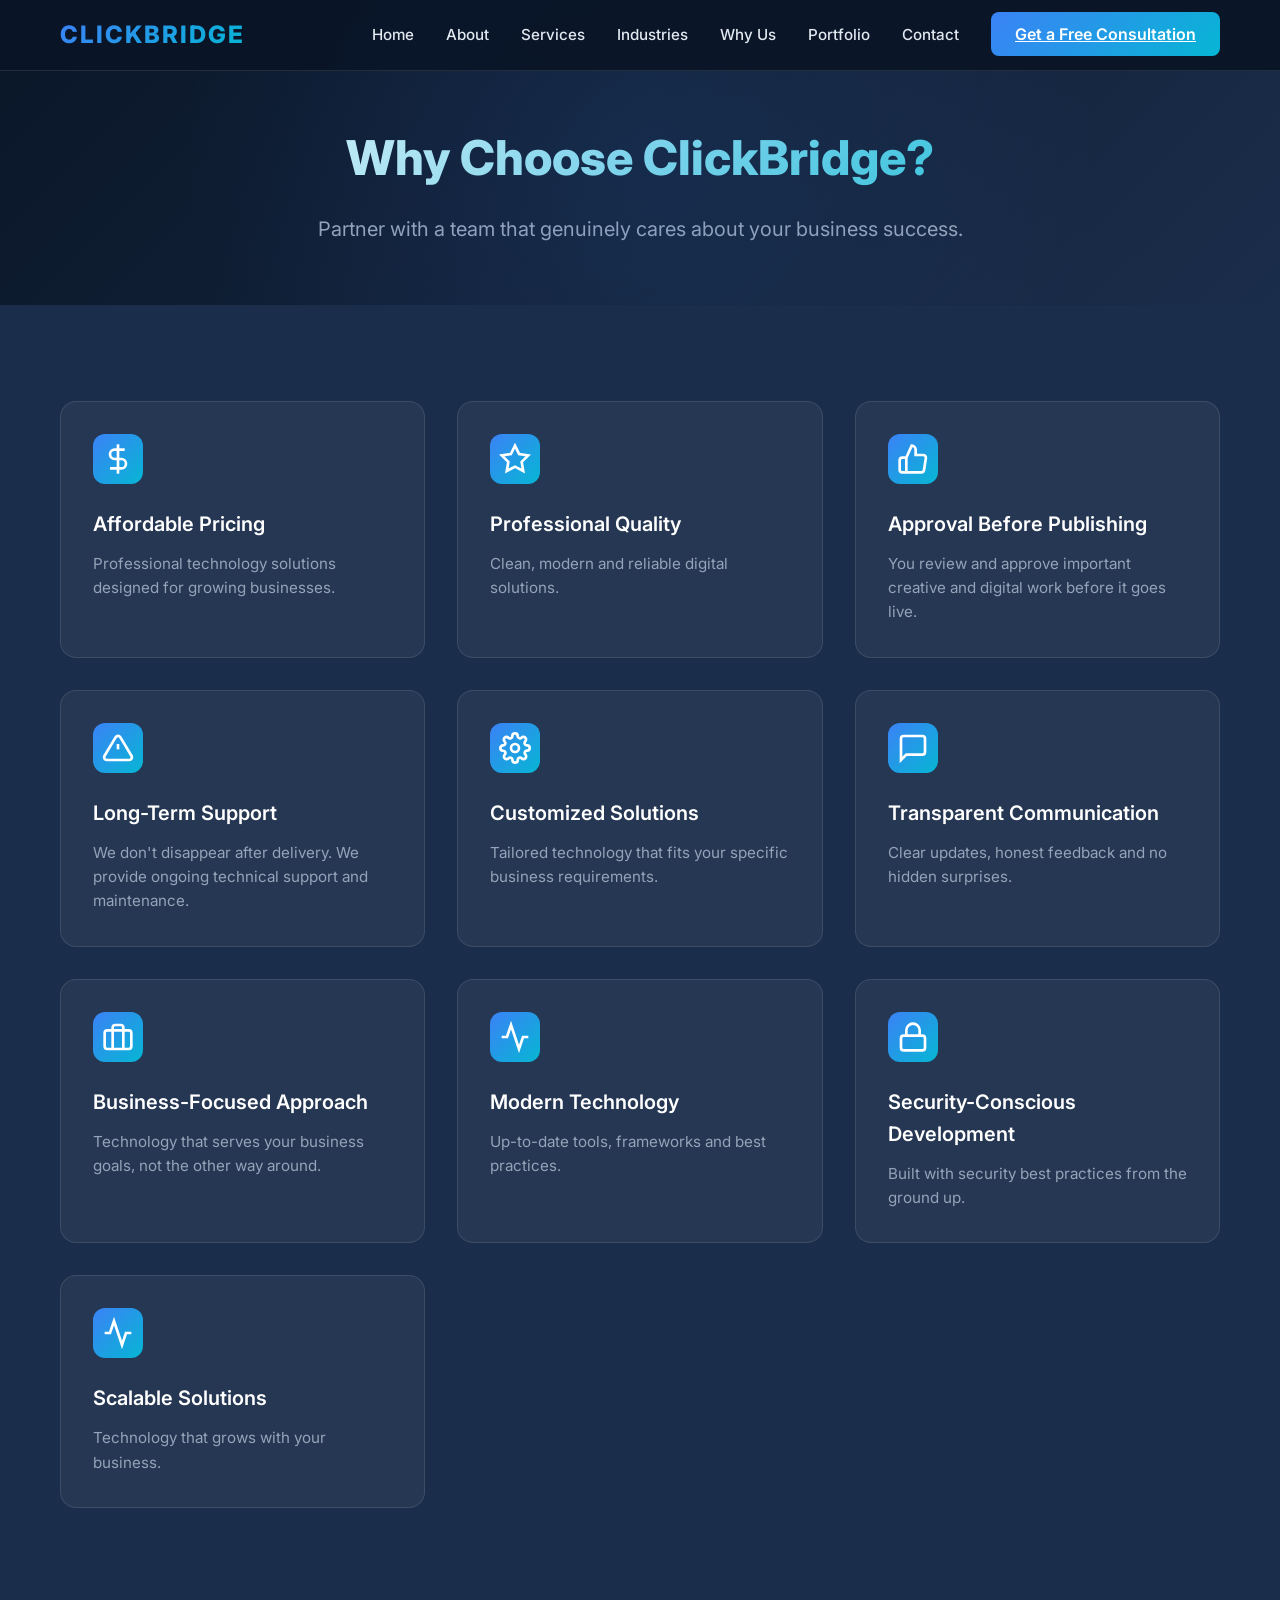
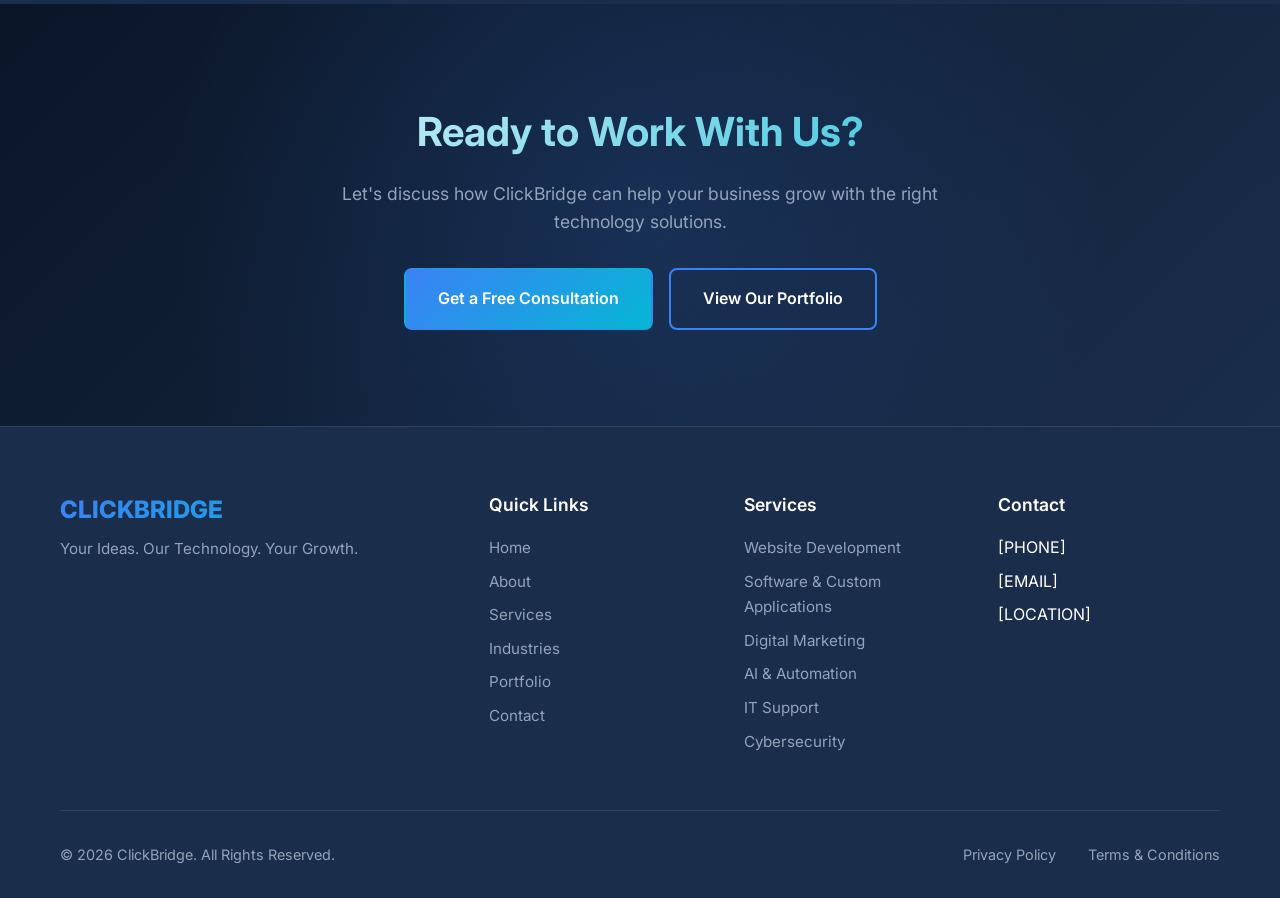
<file: why-us.html>
<!DOCTYPE html>
<html lang="en">
<head>
    <meta charset="UTF-8">
    <meta name="viewport" content="width=device-width, initial-scale=1.0">
    <meta name="description" content="Why choose ClickBridge? Affordable pricing, professional quality, long-term support, and customized solutions for your business.">
    <meta name="keywords" content="why clickbridge, affordable IT services, professional quality, long-term support">
    <meta name="author" content="ClickBridge">
    <meta property="og:title" content="Why Choose ClickBridge?">
    <meta property="og:description" content="Partner with a team that genuinely cares about your business success.">
    <meta property="og:type" content="website">
    <meta property="og:url" content="https://clickbridge.com/why-us">
    <title>Why Choose ClickBridge? | Professional IT Solutions</title>
    <link rel="stylesheet" href="styles.css">
    <link rel="preconnect" href="https://fonts.googleapis.com">
    <link rel="preconnect" href="https://fonts.gstatic.com" crossorigin>
    <link href="https://fonts.googleapis.com/css2?family=Inter:wght@300;400;500;600;700;800&display=swap" rel="stylesheet">
</head>
<body>
    <!-- Navigation -->
    <nav class="navbar" id="navbar">
        <div class="container">
            <div class="nav-brand">
                <a href="index.html" class="logo">CLICKBRIDGE</a>
            </div>
            <ul class="nav-menu" id="nav-menu">
                <li><a href="index.html" class="nav-link">Home</a></li>
                <li><a href="about.html" class="nav-link">About</a></li>
                <li><a href="services.html" class="nav-link">Services</a></li>
                <li><a href="industries.html" class="nav-link">Industries</a></li>
                <li><a href="why-us.html" class="nav-link active">Why Us</a></li>
                <li><a href="portfolio.html" class="nav-link">Portfolio</a></li>
                <li><a href="contact.html" class="nav-link">Contact</a></li>
                <li><a href="contact.html" class="nav-cta">Get a Free Consultation</a></li>
            </ul>
            <div class="hamburger" id="hamburger">
                <span></span>
                <span></span>
                <span></span>
            </div>
        </div>
    </nav>

    <!-- Page Header -->
    <section class="page-header">
        <div class="container">
            <h1>Why Choose ClickBridge?</h1>
            <p>Partner with a team that genuinely cares about your business success.</p>
        </div>
    </section>

    <!-- Why Us Section -->
    <section class="why-us">
        <div class="container">
            <div class="why-grid">
                <div class="why-card">
                    <div class="why-icon">
                        <svg width="32" height="32" viewBox="0 0 24 24" fill="none" stroke="currentColor" stroke-width="2">
                            <line x1="12" y1="1" x2="12" y2="23"></line>
                            <path d="M17 5H9.5a3.5 3.5 0 0 0 0 7h5a3.5 3.5 0 0 1 0 7H6"></path>
                        </svg>
                    </div>
                    <h3>Affordable Pricing</h3>
                    <p>Professional technology solutions designed for growing businesses.</p>
                </div>
                <div class="why-card">
                    <div class="why-icon">
                        <svg width="32" height="32" viewBox="0 0 24 24" fill="none" stroke="currentColor" stroke-width="2">
                            <polygon points="12 2 15.09 8.26 22 9.27 17 14.14 18.18 21.02 12 17.77 5.82 21.02 7 14.14 2 9.27 8.91 8.26 12 2"></polygon>
                        </svg>
                    </div>
                    <h3>Professional Quality</h3>
                    <p>Clean, modern and reliable digital solutions.</p>
                </div>
                <div class="why-card">
                    <div class="why-icon">
                        <svg width="32" height="32" viewBox="0 0 24 24" fill="none" stroke="currentColor" stroke-width="2">
                            <path d="M14 9V5a3 3 0 0 0-3-3l-4 9v11h11.28a2 2 0 0 0 2-1.7l1.38-9a2 2 0 0 0-2-2.3zM7 22H4a2 2 0 0 1-2-2v-7a2 2 0 0 1 2-2h3"></path>
                        </svg>
                    </div>
                    <h3>Approval Before Publishing</h3>
                    <p>You review and approve important creative and digital work before it goes live.</p>
                </div>
                <div class="why-card">
                    <div class="why-icon">
                        <svg width="32" height="32" viewBox="0 0 24 24" fill="none" stroke="currentColor" stroke-width="2">
                            <path d="M10.29 3.86L1.82 18a2 2 0 0 0 1.71 3h16.94a2 2 0 0 0 1.71-3L13.71 3.86a2 2 0 0 0-3.42 0z"></path>
                            <line x1="12" y1="9" x2="12" y2="13"></line>
                            <line x1="12" y1="17" x2="12.01" y2="17"></line>
                        </svg>
                    </div>
                    <h3>Long-Term Support</h3>
                    <p>We don't disappear after delivery. We provide ongoing technical support and maintenance.</p>
                </div>
                <div class="why-card">
                    <div class="why-icon">
                        <svg width="32" height="32" viewBox="0 0 24 24" fill="none" stroke="currentColor" stroke-width="2">
                            <circle cx="12" cy="12" r="3"></circle>
                            <path d="M19.4 15a1.65 1.65 0 0 0 .33 1.82l.06.06a2 2 0 0 1 0 2.83 2 2 0 0 1-2.83 0l-.06-.06a1.65 1.65 0 0 0-1.82-.33 1.65 1.65 0 0 0-1 1.51V21a2 2 0 0 1-2 2 2 2 0 0 1-2-2v-.09A1.65 1.65 0 0 0 9 19.4a1.65 1.65 0 0 0-1.82.33l-.06.06a2 2 0 0 1-2.83 0 2 2 0 0 1 0-2.83l.06-.06a1.65 1.65 0 0 0 .33-1.82 1.65 1.65 0 0 0-1.51-1H3a2 2 0 0 1-2-2 2 2 0 0 1 2-2h.09A1.65 1.65 0 0 0 4.6 9a1.65 1.65 0 0 0-.33-1.82l-.06-.06a2 2 0 0 1 0-2.83 2 2 0 0 1 2.83 0l.06.06a1.65 1.65 0 0 0 1.82.33H9a1.65 1.65 0 0 0 1-1.51V3a2 2 0 0 1 2-2 2 2 0 0 1 2 2v.09a1.65 1.65 0 0 0 1 1.51 1.65 1.65 0 0 0 1.82-.33l.06-.06a2 2 0 0 1 2.83 0 2 2 0 0 1 0 2.83l-.06.06a1.65 1.65 0 0 0-.33 1.82V9a1.65 1.65 0 0 0 1.51 1H21a2 2 0 0 1 2 2 2 2 0 0 1-2 2h-.09a1.65 1.65 0 0 0-1.51 1z"></path>
                        </svg>
                    </div>
                    <h3>Customized Solutions</h3>
                    <p>Tailored technology that fits your specific business requirements.</p>
                </div>
                <div class="why-card">
                    <div class="why-icon">
                        <svg width="32" height="32" viewBox="0 0 24 24" fill="none" stroke="currentColor" stroke-width="2">
                            <path d="M21 15a2 2 0 0 1-2 2H7l-4 4V5a2 2 0 0 1 2-2h14a2 2 0 0 1 2 2z"></path>
                        </svg>
                    </div>
                    <h3>Transparent Communication</h3>
                    <p>Clear updates, honest feedback and no hidden surprises.</p>
                </div>
                <div class="why-card">
                    <div class="why-icon">
                        <svg width="32" height="32" viewBox="0 0 24 24" fill="none" stroke="currentColor" stroke-width="2">
                            <rect x="2" y="7" width="20" height="14" rx="2" ry="2"></rect>
                            <path d="M16 21V5a2 2 0 0 0-2-2h-4a2 2 0 0 0-2 2v16"></path>
                        </svg>
                    </div>
                    <h3>Business-Focused Approach</h3>
                    <p>Technology that serves your business goals, not the other way around.</p>
                </div>
                <div class="why-card">
                    <div class="why-icon">
                        <svg width="32" height="32" viewBox="0 0 24 24" fill="none" stroke="currentColor" stroke-width="2">
                            <polyline points="22 12 18 12 15 21 9 3 6 12 2 12"></polyline>
                        </svg>
                    </div>
                    <h3>Modern Technology</h3>
                    <p>Up-to-date tools, frameworks and best practices.</p>
                </div>
                <div class="why-card">
                    <div class="why-icon">
                        <svg width="32" height="32" viewBox="0 0 24 24" fill="none" stroke="currentColor" stroke-width="2">
                            <rect x="3" y="11" width="18" height="11" rx="2" ry="2"></rect>
                            <path d="M7 11V7a5 5 0 0 1 10 0v4"></path>
                        </svg>
                    </div>
                    <h3>Security-Conscious Development</h3>
                    <p>Built with security best practices from the ground up.</p>
                </div>
                <div class="why-card">
                    <div class="why-icon">
                        <svg width="32" height="32" viewBox="0 0 24 24" fill="none" stroke="currentColor" stroke-width="2">
                            <polyline points="22 12 18 12 15 21 9 3 6 12 2 12"></polyline>
                        </svg>
                    </div>
                    <h3>Scalable Solutions</h3>
                    <p>Technology that grows with your business.</p>
                </div>
            </div>
        </div>
    </section>

    <!-- CTA Section -->
    <section class="cta">
        <div class="container">
            <div class="cta-content">
                <h2>Ready to Work With Us?</h2>
                <p>Let's discuss how ClickBridge can help your business grow with the right technology solutions.</p>
                <div class="cta-buttons">
                    <a href="contact.html" class="btn btn-primary">Get a Free Consultation</a>
                    <a href="portfolio.html" class="btn btn-secondary">View Our Portfolio</a>
                </div>
            </div>
        </div>
    </section>

    <!-- Footer -->
    <footer class="footer">
        <div class="container">
            <div class="footer-content">
                <div class="footer-brand">
                    <h3>CLICKBRIDGE</h3>
                    <p>Your Ideas. Our Technology. Your Growth.</p>
                </div>
                <div class="footer-links">
                    <div class="footer-column">
                        <h4>Quick Links</h4>
                        <ul>
                            <li><a href="index.html">Home</a></li>
                            <li><a href="about.html">About</a></li>
                            <li><a href="services.html">Services</a></li>
                            <li><a href="industries.html">Industries</a></li>
                            <li><a href="portfolio.html">Portfolio</a></li>
                            <li><a href="contact.html">Contact</a></li>
                        </ul>
                    </div>
                    <div class="footer-column">
                        <h4>Services</h4>
                        <ul>
                            <li><a href="services.html">Website Development</a></li>
                            <li><a href="services.html">Software & Custom Applications</a></li>
                            <li><a href="services.html">Digital Marketing</a></li>
                            <li><a href="services.html">AI & Automation</a></li>
                            <li><a href="services.html">IT Support</a></li>
                            <li><a href="services.html">Cybersecurity</a></li>
                        </ul>
                    </div>
                    <div class="footer-column">
                        <h4>Contact</h4>
                        <ul>
                            <li>[PHONE]</li>
                            <li>[EMAIL]</li>
                            <li>[LOCATION]</li>
                        </ul>
                    </div>
                </div>
            </div>
            <div class="footer-bottom">
                <div class="footer-bottom-content">
                    <p>© 2026 ClickBridge. All Rights Reserved.</p>
                    <div class="footer-legal">
                        <a href="#">Privacy Policy</a>
                        <a href="#">Terms & Conditions</a>
                    </div>
                </div>
            </div>
        </div>
    </footer>

    <script src="script.js"></script>
</body>
</html>
</file>
<file: styles.css>
/* Reset and Base Styles */
* {
    margin: 0;
    padding: 0;
    box-sizing: border-box;
}

:root {
    --primary-dark: #0a1628;
    --primary-navy: #1a2d4a;
    --secondary-navy: #2a4266;
    --accent-blue: #3b82f6;
    --accent-cyan: #06b6d4;
    --accent-gold: #fbbf24;
    --text-white: #ffffff;
    --text-light: #e2e8f0;
    --text-muted: #94a3b8;
    --gradient-primary: linear-gradient(135deg, #3b82f6 0%, #06b6d4 100%);
    --gradient-dark: linear-gradient(135deg, #0a1628 0%, #1a2d4a 100%);
    --glass-bg: rgba(255, 255, 255, 0.05);
    --glass-border: rgba(255, 255, 255, 0.1);
    --shadow-card: 0 4px 6px -1px rgba(0, 0, 0, 0.1), 0 2px 4px -1px rgba(0, 0, 0, 0.06);
    --shadow-glow: 0 0 20px rgba(59, 130, 246, 0.3);
    --transition: all 0.3s ease;
}

html {
    scroll-behavior: smooth;
}

body {
    font-family: 'Inter', -apple-system, BlinkMacSystemFont, 'Segoe UI', Roboto, sans-serif;
    background-color: var(--primary-dark);
    color: var(--text-white);
    line-height: 1.6;
    overflow-x: hidden;
}

.container {
    max-width: 1200px;
    margin: 0 auto;
    padding: 0 20px;
}

/* Navigation */
.navbar {
    position: fixed;
    top: 0;
    left: 0;
    right: 0;
    background: rgba(10, 22, 40, 0.95);
    backdrop-filter: blur(10px);
    z-index: 1000;
    border-bottom: 1px solid var(--glass-border);
    transition: var(--transition);
}

.navbar .container {
    display: flex;
    justify-content: space-between;
    align-items: center;
    padding: 1rem 20px;
}

.logo {
    font-size: 1.5rem;
    font-weight: 800;
    color: var(--text-white);
    text-decoration: none;
    letter-spacing: 2px;
    background: var(--gradient-primary);
    -webkit-background-clip: text;
    -webkit-text-fill-color: transparent;
    background-clip: text;
}

.nav-menu {
    display: flex;
    list-style: none;
    align-items: center;
    gap: 2rem;
}

.nav-link {
    color: var(--text-light);
    text-decoration: none;
    font-weight: 500;
    font-size: 0.95rem;
    transition: var(--transition);
    position: relative;
}

.nav-link::after {
    content: '';
    position: absolute;
    bottom: -4px;
    left: 0;
    width: 0;
    height: 2px;
    background: var(--gradient-primary);
    transition: var(--transition);
}

.nav-link:hover {
    color: var(--text-white);
}

.nav-link:hover::after {
    width: 100%;
}

.nav-cta {
    background: var(--gradient-primary);
    color: var(--text-white);
    padding: 0.75rem 1.5rem;
    border-radius: 8px;
    font-weight: 600;
    transition: var(--transition);
    border: none;
}

.nav-cta:hover {
    transform: translateY(-2px);
    box-shadow: var(--shadow-glow);
}

.hamburger {
    display: none;
    flex-direction: column;
    cursor: pointer;
    gap: 5px;
}

.hamburger span {
    width: 25px;
    height: 3px;
    background: var(--text-white);
    transition: var(--transition);
    border-radius: 2px;
}

/* Page Header */
.page-header {
    padding: 120px 0 60px;
    background: var(--gradient-dark);
    text-align: center;
    position: relative;
    overflow: hidden;
}

.page-header::before {
    content: '';
    position: absolute;
    top: 0;
    left: 0;
    right: 0;
    bottom: 0;
    background: radial-gradient(circle at 50% 50%, rgba(59, 130, 246, 0.1) 0%, transparent 70%);
    pointer-events: none;
}

.page-header h1 {
    font-size: 3rem;
    font-weight: 800;
    margin-bottom: 1rem;
    background: linear-gradient(135deg, var(--text-white) 0%, var(--accent-cyan) 100%);
    -webkit-background-clip: text;
    -webkit-text-fill-color: transparent;
    background-clip: text;
}

.page-header p {
    color: var(--text-muted);
    font-size: 1.25rem;
}

/* Hero Section */
.hero {
    min-height: 100vh;
    display: flex;
    align-items: center;
    background: var(--gradient-dark);
    position: relative;
    overflow: hidden;
    padding-top: 80px;
}

.hero::before {
    content: '';
    position: absolute;
    top: 0;
    left: 0;
    right: 0;
    bottom: 0;
    background: radial-gradient(circle at 20% 50%, rgba(59, 130, 246, 0.1) 0%, transparent 50%),
                radial-gradient(circle at 80% 50%, rgba(6, 182, 212, 0.1) 0%, transparent 50%);
    pointer-events: none;
}

.hero-content {
    display: grid;
    grid-template-columns: 1fr 1fr;
    gap: 4rem;
    align-items: center;
}

.hero-text h1 {
    font-size: 3.5rem;
    font-weight: 800;
    line-height: 1.2;
    margin-bottom: 1rem;
    background: linear-gradient(135deg, var(--text-white) 0%, var(--accent-cyan) 100%);
    -webkit-background-clip: text;
    -webkit-text-fill-color: transparent;
    background-clip: text;
}

.hero-tagline {
    font-size: 1.25rem;
    color: var(--accent-cyan);
    font-weight: 600;
    margin-bottom: 1rem;
}

.hero-description {
    font-size: 1.1rem;
    color: var(--text-muted);
    margin-bottom: 2rem;
    max-width: 600px;
}

.hero-cta {
    display: flex;
    gap: 1rem;
    flex-wrap: wrap;
}

.btn {
    padding: 1rem 2rem;
    border-radius: 8px;
    font-weight: 600;
    text-decoration: none;
    transition: var(--transition);
    border: 2px solid transparent;
    cursor: pointer;
    font-size: 1rem;
}

.btn-primary {
    background: var(--gradient-primary);
    color: var(--text-white);
}

.btn-primary:hover {
    transform: translateY(-2px);
    box-shadow: var(--shadow-glow);
}

.btn-secondary {
    background: transparent;
    color: var(--text-white);
    border-color: var(--accent-blue);
}

.btn-secondary:hover {
    background: var(--accent-blue);
    transform: translateY(-2px);
}

.btn-outline {
    background: transparent;
    color: var(--text-white);
    border-color: var(--glass-border);
    padding: 0.5rem 1rem;
    font-size: 0.9rem;
}

.btn-outline:hover {
    border-color: var(--accent-blue);
    background: var(--glass-bg);
}

.hero-visual {
    display: flex;
    justify-content: center;
    align-items: center;
}

.hero-visual-container {
    width: 100%;
    max-width: 500px;
    aspect-ratio: 1;
    position: relative;
}

.bridge-visual {
    width: 100%;
    height: 100%;
    position: relative;
}

.node {
    position: absolute;
    width: 60px;
    height: 60px;
    border-radius: 50%;
    background: var(--gradient-primary);
    box-shadow: var(--shadow-glow);
    animation: pulse 3s ease-in-out infinite;
}

.node-1 {
    top: 20%;
    left: 20%;
    animation-delay: 0s;
}

.node-2 {
    top: 50%;
    right: 15%;
    animation-delay: 0.5s;
}

.node-3 {
    bottom: 20%;
    left: 30%;
    animation-delay: 1s;
}

.connection {
    position: absolute;
    height: 2px;
    background: var(--gradient-primary);
    opacity: 0.5;
}

.line-1 {
    top: 30%;
    left: 25%;
    width: 50%;
    transform: rotate(-20deg);
}

.line-2 {
    top: 55%;
    left: 25%;
    width: 45%;
    transform: rotate(30deg);
}

.line-3 {
    bottom: 30%;
    left: 30%;
    width: 40%;
    transform: rotate(-10deg);
}

.center-circle {
    position: absolute;
    top: 50%;
    left: 50%;
    transform: translate(-50%, -50%);
    width: 100px;
    height: 100px;
    border: 2px solid var(--accent-cyan);
    border-radius: 50%;
    animation: rotate 20s linear infinite;
}

.center-circle::before {
    content: '';
    position: absolute;
    top: 50%;
    left: 50%;
    transform: translate(-50%, -50%);
    width: 60px;
    height: 60px;
    border: 2px solid var(--accent-blue);
    border-radius: 50%;
    animation: rotate 15s linear infinite reverse;
}

@keyframes pulse {
    0%, 100% {
        transform: scale(1);
        opacity: 1;
    }
    50% {
        transform: scale(1.1);
        opacity: 0.8;
    }
}

@keyframes rotate {
    from {
        transform: translate(-50%, -50%) rotate(0deg);
    }
    to {
        transform: translate(-50%, -50%) rotate(360deg);
    }
}

/* About Section */
.about {
    padding: 6rem 0;
    background: var(--primary-navy);
    position: relative;
}

.about-content {
    display: grid;
    grid-template-columns: 1fr 1fr;
    gap: 4rem;
    align-items: center;
}

.about-text h2 {
    font-size: 2.5rem;
    font-weight: 700;
    margin-bottom: 1.5rem;
    background: linear-gradient(135deg, var(--text-white) 0%, var(--accent-cyan) 100%);
    -webkit-background-clip: text;
    -webkit-text-fill-color: transparent;
    background-clip: text;
}

.about-text p {
    color: var(--text-muted);
    font-size: 1.1rem;
    margin-bottom: 2rem;
}

.about-highlights {
    display: flex;
    flex-direction: column;
    gap: 1rem;
}

.highlight-item {
    display: flex;
    align-items: center;
    gap: 1rem;
    color: var(--text-light);
    font-weight: 500;
}

.highlight-icon {
    width: 40px;
    height: 40px;
    background: var(--glass-bg);
    border: 1px solid var(--glass-border);
    border-radius: 8px;
    display: flex;
    align-items: center;
    justify-content: center;
    color: var(--accent-cyan);
}

.about-visual {
    display: flex;
    justify-content: center;
}

.about-visual-container {
    width: 100%;
    max-width: 400px;
}

.idea-to-growth {
    display: flex;
    align-items: center;
    justify-content: space-between;
    padding: 2rem;
    background: var(--glass-bg);
    border: 1px solid var(--glass-border);
    border-radius: 16px;
}

.step-idea,
.step-tech,
.step-growth {
    display: flex;
    flex-direction: column;
    align-items: center;
    gap: 0.5rem;
    text-align: center;
}

.step-icon {
    font-size: 2rem;
}

.step-idea span,
.step-tech span,
.step-growth span {
    font-size: 0.9rem;
    font-weight: 600;
    color: var(--text-light);
}

.arrow-connector {
    flex: 1;
    height: 2px;
    background: var(--gradient-primary);
    margin: 0 1rem;
    position: relative;
}

.arrow-connector::after {
    content: '';
    position: absolute;
    right: 0;
    top: 50%;
    transform: translateY(-50%);
    border: 8px solid transparent;
    border-left-color: var(--accent-cyan);
}

/* Services Section */
.services {
    padding: 6rem 0;
    background: var(--primary-dark);
}

.section-header {
    text-align: center;
    margin-bottom: 4rem;
}

.section-header h2 {
    font-size: 2.5rem;
    font-weight: 700;
    margin-bottom: 1rem;
    background: linear-gradient(135deg, var(--text-white) 0%, var(--accent-cyan) 100%);
    -webkit-background-clip: text;
    -webkit-text-fill-color: transparent;
    background-clip: text;
}

.section-header p {
    color: var(--text-muted);
    font-size: 1.1rem;
    max-width: 600px;
    margin: 0 auto;
}

.services-grid {
    display: grid;
    grid-template-columns: repeat(auto-fit, minmax(300px, 1fr));
    gap: 2rem;
}

.service-card {
    background: var(--glass-bg);
    border: 1px solid var(--glass-border);
    border-radius: 16px;
    padding: 2rem;
    transition: var(--transition);
    position: relative;
    overflow: hidden;
}

.service-card::before {
    content: '';
    position: absolute;
    top: 0;
    left: 0;
    right: 0;
    height: 3px;
    background: var(--gradient-primary);
    transform: scaleX(0);
    transition: var(--transition);
}

.service-card:hover {
    transform: translateY(-5px);
    box-shadow: var(--shadow-card);
    border-color: var(--accent-blue);
}

.service-card:hover::before {
    transform: scaleX(1);
}

.service-icon {
    width: 60px;
    height: 60px;
    background: var(--glass-bg);
    border: 1px solid var(--glass-border);
    border-radius: 12px;
    display: flex;
    align-items: center;
    justify-content: center;
    margin-bottom: 1.5rem;
    color: var(--accent-cyan);
}

.service-card h3 {
    font-size: 1.25rem;
    font-weight: 600;
    margin-bottom: 0.75rem;
    color: var(--text-white);
}

.service-card p {
    color: var(--text-muted);
    font-size: 0.95rem;
    margin-bottom: 1.5rem;
    line-height: 1.6;
}

.btn-link {
    background: none;
    border: none;
    color: var(--accent-cyan);
    font-weight: 600;
    cursor: pointer;
    padding: 0;
    font-size: 0.95rem;
    transition: var(--transition);
}

.btn-link:hover {
    color: var(--accent-blue);
    transform: translateX(5px);
}

/* Process Section */
.process {
    padding: 6rem 0;
    background: var(--primary-navy);
}

.process-steps {
    display: flex;
    justify-content: space-between;
    align-items: flex-start;
    position: relative;
    gap: 2rem;
}

.process-steps::before {
    content: '';
    position: absolute;
    top: 30px;
    left: 0;
    right: 0;
    height: 2px;
    background: var(--gradient-primary);
    opacity: 0.3;
}

.process-step {
    flex: 1;
    text-align: center;
    position: relative;
    z-index: 1;
}

.step-number {
    width: 60px;
    height: 60px;
    background: var(--gradient-primary);
    border-radius: 50%;
    display: flex;
    align-items: center;
    justify-content: center;
    font-size: 1.25rem;
    font-weight: 700;
    margin: 0 auto 1.5rem;
    box-shadow: var(--shadow-glow);
}

.step-content h3 {
    font-size: 1.25rem;
    font-weight: 600;
    margin-bottom: 0.5rem;
    color: var(--text-white);
}

.step-content p {
    color: var(--text-muted);
    font-size: 0.95rem;
}

.process-connector {
    flex: 1;
    height: 2px;
    background: var(--gradient-primary);
    margin-top: 30px;
    opacity: 0.5;
}

/* Industries Section */
.industries {
    padding: 6rem 0;
    background: var(--primary-dark);
}

.industries-grid {
    display: grid;
    grid-template-columns: repeat(auto-fit, minmax(200px, 1fr));
    gap: 2rem;
}

.industry-card {
    background: var(--glass-bg);
    border: 1px solid var(--glass-border);
    border-radius: 16px;
    padding: 2rem;
    text-align: center;
    transition: var(--transition);
}

.industry-card:hover {
    transform: translateY(-5px);
    border-color: var(--accent-blue);
    box-shadow: var(--shadow-card);
}

.industry-icon {
    font-size: 3rem;
    margin-bottom: 1rem;
}

.industry-card h3 {
    font-size: 1.1rem;
    font-weight: 600;
    color: var(--text-white);
}

/* Why Us Section */
.why-us {
    padding: 6rem 0;
    background: var(--primary-navy);
}

.why-grid {
    display: grid;
    grid-template-columns: repeat(auto-fit, minmax(280px, 1fr));
    gap: 2rem;
}

.why-card {
    background: var(--glass-bg);
    border: 1px solid var(--glass-border);
    border-radius: 16px;
    padding: 2rem;
    transition: var(--transition);
}

.why-card:hover {
    transform: translateY(-5px);
    border-color: var(--accent-blue);
    box-shadow: var(--shadow-card);
}

.why-icon {
    width: 50px;
    height: 50px;
    background: var(--gradient-primary);
    border-radius: 12px;
    display: flex;
    align-items: center;
    justify-content: center;
    margin-bottom: 1.5rem;
    color: var(--text-white);
}

.why-card h3 {
    font-size: 1.25rem;
    font-weight: 600;
    margin-bottom: 0.75rem;
    color: var(--text-white);
}

.why-card p {
    color: var(--text-muted);
    font-size: 0.95rem;
    line-height: 1.6;
}

/* Portfolio Section */
.portfolio {
    padding: 6rem 0;
    background: var(--primary-dark);
}

.portfolio-categories {
    display: flex;
    justify-content: center;
    gap: 1rem;
    margin-bottom: 3rem;
    flex-wrap: wrap;
}

.category-btn {
    background: var(--glass-bg);
    border: 1px solid var(--glass-border);
    color: var(--text-light);
    padding: 0.75rem 1.5rem;
    border-radius: 8px;
    cursor: pointer;
    transition: var(--transition);
    font-weight: 500;
}

.category-btn:hover,
.category-btn.active {
    background: var(--gradient-primary);
    color: var(--text-white);
    border-color: transparent;
}

.portfolio-grid {
    display: grid;
    grid-template-columns: repeat(auto-fit, minmax(350px, 1fr));
    gap: 2rem;
}

.portfolio-card {
    background: var(--glass-bg);
    border: 1px solid var(--glass-border);
    border-radius: 16px;
    overflow: hidden;
    transition: var(--transition);
}

.portfolio-card:hover {
    transform: translateY(-5px);
    box-shadow: var(--shadow-card);
}

.portfolio-placeholder {
    aspect-ratio: 16/9;
    background: var(--secondary-navy);
    display: flex;
    flex-direction: column;
    align-items: center;
    justify-content: center;
    gap: 1rem;
}

.placeholder-icon {
    font-size: 3rem;
    opacity: 0.5;
}

.portfolio-placeholder span {
    color: var(--text-muted);
    font-size: 0.9rem;
}

.portfolio-info {
    padding: 1.5rem;
}

.portfolio-info h3 {
    font-size: 1.25rem;
    font-weight: 600;
    margin-bottom: 0.5rem;
    color: var(--text-white);
}

.portfolio-industry {
    color: var(--accent-cyan);
    font-size: 0.9rem;
    font-weight: 500;
    margin-bottom: 0.5rem;
}

.portfolio-services {
    color: var(--text-muted);
    font-size: 0.9rem;
    margin-bottom: 1rem;
}

.portfolio-info .btn {
    width: 100%;
}

/* Capabilities Section */
.capabilities {
    padding: 6rem 0;
    background: var(--primary-navy);
}

.capabilities-grid {
    display: grid;
    grid-template-columns: repeat(auto-fit, minmax(220px, 1fr));
    gap: 2rem;
}

.capability-category {
    background: var(--glass-bg);
    border: 1px solid var(--glass-border);
    border-radius: 16px;
    padding: 2rem;
    text-align: center;
    transition: var(--transition);
}

.capability-category:hover {
    transform: translateY(-5px);
    border-color: var(--accent-blue);
    box-shadow: var(--shadow-card);
}

.capability-icon {
    width: 60px;
    height: 60px;
    background: var(--glass-bg);
    border: 1px solid var(--glass-border);
    border-radius: 12px;
    display: flex;
    align-items: center;
    justify-content: center;
    margin: 0 auto 1.5rem;
    color: var(--accent-cyan);
}

.capability-category h3 {
    font-size: 1.25rem;
    font-weight: 600;
    margin-bottom: 1rem;
    color: var(--text-white);
}

.capability-category ul {
    list-style: none;
    text-align: left;
}

.capability-category li {
    color: var(--text-muted);
    font-size: 0.9rem;
    padding: 0.5rem 0;
    border-bottom: 1px solid var(--glass-border);
}

.capability-category li:last-child {
    border-bottom: none;
}

/* CTA Section */
.cta {
    padding: 6rem 0;
    background: var(--gradient-dark);
    text-align: center;
    position: relative;
    overflow: hidden;
}

.cta::before {
    content: '';
    position: absolute;
    top: 0;
    left: 0;
    right: 0;
    bottom: 0;
    background: radial-gradient(circle at 50% 50%, rgba(59, 130, 246, 0.15) 0%, transparent 70%);
    pointer-events: none;
}

.cta-content {
    position: relative;
    z-index: 1;
}

.cta-content h2 {
    font-size: 2.5rem;
    font-weight: 700;
    margin-bottom: 1rem;
    background: linear-gradient(135deg, var(--text-white) 0%, var(--accent-cyan) 100%);
    -webkit-background-clip: text;
    -webkit-text-fill-color: transparent;
    background-clip: text;
}

.cta-content p {
    color: var(--text-muted);
    font-size: 1.1rem;
    margin-bottom: 2rem;
    max-width: 600px;
    margin-left: auto;
    margin-right: auto;
}

.cta-buttons {
    display: flex;
    gap: 1rem;
    justify-content: center;
    flex-wrap: wrap;
}

/* Contact Section */
.contact {
    padding: 6rem 0;
    background: var(--primary-dark);
}

.contact-content {
    display: grid;
    grid-template-columns: 1fr 1fr;
    gap: 4rem;
}

.contact-form {
    background: var(--glass-bg);
    border: 1px solid var(--glass-border);
    border-radius: 16px;
    padding: 2rem;
}

.form-group {
    margin-bottom: 1.5rem;
}

.form-group label {
    display: block;
    margin-bottom: 0.5rem;
    color: var(--text-light);
    font-weight: 500;
    font-size: 0.95rem;
}

.form-group input,
.form-group select,
.form-group textarea {
    width: 100%;
    padding: 0.75rem 1rem;
    background: var(--primary-navy);
    border: 1px solid var(--glass-border);
    border-radius: 8px;
    color: var(--text-white);
    font-size: 1rem;
    font-family: inherit;
    transition: var(--transition);
}

.form-group input:focus,
.form-group select:focus,
.form-group textarea:focus {
    outline: none;
    border-color: var(--accent-blue);
    box-shadow: 0 0 0 3px rgba(59, 130, 246, 0.1);
}

.form-group select {
    cursor: pointer;
}

.contact-info {
    display: flex;
    flex-direction: column;
    gap: 2rem;
}

.contact-item {
    display: flex;
    gap: 1rem;
    align-items: flex-start;
}

.contact-icon {
    width: 50px;
    height: 50px;
    background: var(--gradient-primary);
    border-radius: 12px;
    display: flex;
    align-items: center;
    justify-content: center;
    color: var(--text-white);
    flex-shrink: 0;
}

.contact-item h4 {
    font-size: 1.1rem;
    font-weight: 600;
    margin-bottom: 0.25rem;
    color: var(--text-white);
}

.contact-item p {
    color: var(--text-muted);
    font-size: 0.95rem;
}

.contact-social h4 {
    font-size: 1.1rem;
    font-weight: 600;
    margin-bottom: 1rem;
    color: var(--text-white);
}

.social-links {
    display: flex;
    gap: 1rem;
}

.social-link {
    width: 45px;
    height: 45px;
    background: var(--glass-bg);
    border: 1px solid var(--glass-border);
    border-radius: 10px;
    display: flex;
    align-items: center;
    justify-content: center;
    color: var(--text-light);
    transition: var(--transition);
}

.social-link:hover {
    background: var(--gradient-primary);
    color: var(--text-white);
    transform: translateY(-2px);
}

/* Footer */
.footer {
    background: var(--primary-navy);
    padding: 4rem 0 2rem;
    border-top: 1px solid var(--glass-border);
}

.footer-content {
    display: grid;
    grid-template-columns: 1fr 2fr;
    gap: 4rem;
    margin-bottom: 3rem;
}

.footer-brand h3 {
    font-size: 1.5rem;
    font-weight: 800;
    margin-bottom: 0.5rem;
    background: var(--gradient-primary);
    -webkit-background-clip: text;
    -webkit-text-fill-color: transparent;
    background-clip: text;
}

.footer-brand p {
    color: var(--text-muted);
    font-size: 0.95rem;
}

.footer-links {
    display: grid;
    grid-template-columns: repeat(3, 1fr);
    gap: 2rem;
}

.footer-column h4 {
    font-size: 1.1rem;
    font-weight: 600;
    margin-bottom: 1rem;
    color: var(--text-white);
}

.footer-column ul {
    list-style: none;
}

.footer-column li {
    margin-bottom: 0.5rem;
}

.footer-column a {
    color: var(--text-muted);
    text-decoration: none;
    font-size: 0.95rem;
    transition: var(--transition);
}

.footer-column a:hover {
    color: var(--accent-cyan);
}

.footer-bottom {
    border-top: 1px solid var(--glass-border);
    padding-top: 2rem;
}

.footer-bottom-content {
    display: flex;
    justify-content: space-between;
    align-items: center;
    flex-wrap: wrap;
    gap: 1rem;
}

.footer-bottom p {
    color: var(--text-muted);
    font-size: 0.9rem;
}

.footer-legal {
    display: flex;
    gap: 2rem;
}

.footer-legal a {
    color: var(--text-muted);
    text-decoration: none;
    font-size: 0.9rem;
    transition: var(--transition);
}

.footer-legal a:hover {
    color: var(--accent-cyan);
}

/* Responsive Design */
@media (max-width: 1024px) {
    .hero-content {
        grid-template-columns: 1fr;
        text-align: center;
    }

    .hero-text h1 {
        font-size: 2.5rem;
    }

    .hero-description {
        margin-left: auto;
        margin-right: auto;
    }

    .hero-cta {
        justify-content: center;
    }

    .about-content {
        grid-template-columns: 1fr;
    }

    .contact-content {
        grid-template-columns: 1fr;
    }

    .footer-content {
        grid-template-columns: 1fr;
    }

    .footer-links {
        grid-template-columns: repeat(2, 1fr);
    }
}

@media (max-width: 768px) {
    .nav-menu {
        position: fixed;
        top: 70px;
        left: -100%;
        width: 100%;
        height: calc(100vh - 70px);
        background: var(--primary-navy);
        flex-direction: column;
        justify-content: center;
        transition: var(--transition);
        border-top: 1px solid var(--glass-border);
    }

    .nav-menu.active {
        left: 0;
    }

    .hamburger {
        display: flex;
    }

    .hamburger.active span:nth-child(1) {
        transform: rotate(45deg) translate(5px, 5px);
    }

    .hamburger.active span:nth-child(2) {
        opacity: 0;
    }

    .hamburger.active span:nth-child(3) {
        transform: rotate(-45deg) translate(7px, -6px);
    }

    .hero-text h1 {
        font-size: 2rem;
    }

    .hero-tagline {
        font-size: 1rem;
    }

    .hero-description {
        font-size: 1rem;
    }

    .section-header h2 {
        font-size: 2rem;
    }

    .process-steps {
        flex-direction: column;
        align-items: center;
    }

    .process-steps::before {
        display: none;
    }

    .process-connector {
        display: none;
    }

    .process-step {
        margin-bottom: 2rem;
    }

    .footer-links {
        grid-template-columns: 1fr;
    }

    .footer-bottom-content {
        flex-direction: column;
        text-align: center;
    }
}

@media (max-width: 480px) {
    .container {
        padding: 0 15px;
    }

    .hero-text h1 {
        font-size: 1.75rem;
    }

    .services-grid,
    .industries-grid,
    .why-grid,
    .portfolio-grid,
    .capabilities-grid {
        grid-template-columns: 1fr;
    }

    .portfolio-categories {
        gap: 0.5rem;
    }

    .category-btn {
        padding: 0.5rem 1rem;
        font-size: 0.9rem;
    }

    .cta-buttons {
        flex-direction: column;
    }

    .cta-buttons .btn {
        width: 100%;
    }
}

/* Animations */
.fade-in {
    opacity: 0;
    transform: translateY(20px);
    transition: opacity 0.6s ease, transform 0.6s ease;
}

.fade-in.visible {
    opacity: 1;
    transform: translateY(0);
}

/* Scrollbar Styling */
::-webkit-scrollbar {
    width: 10px;
}

::-webkit-scrollbar-track {
    background: var(--primary-dark);
}

::-webkit-scrollbar-thumb {
    background: var(--secondary-navy);
    border-radius: 5px;
}

::-webkit-scrollbar-thumb:hover {
    background: var(--accent-blue);
}
</file>
